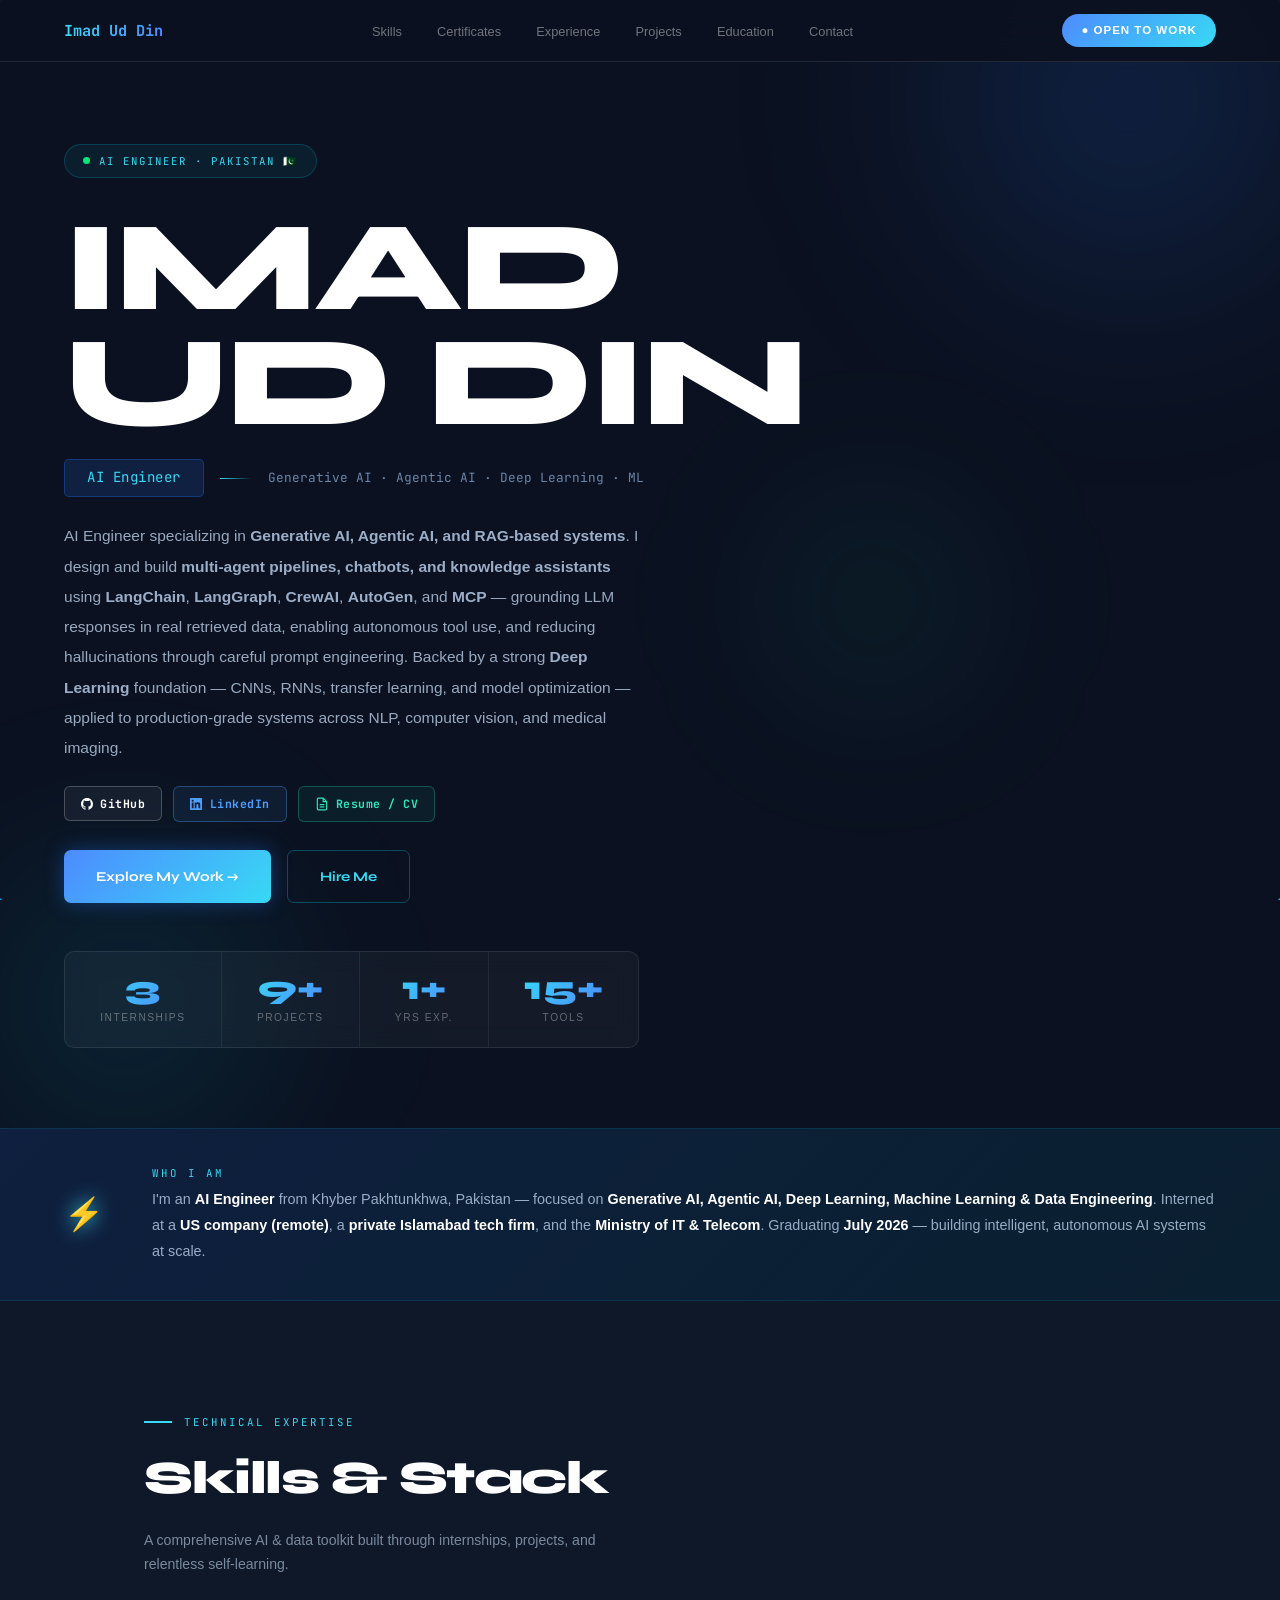
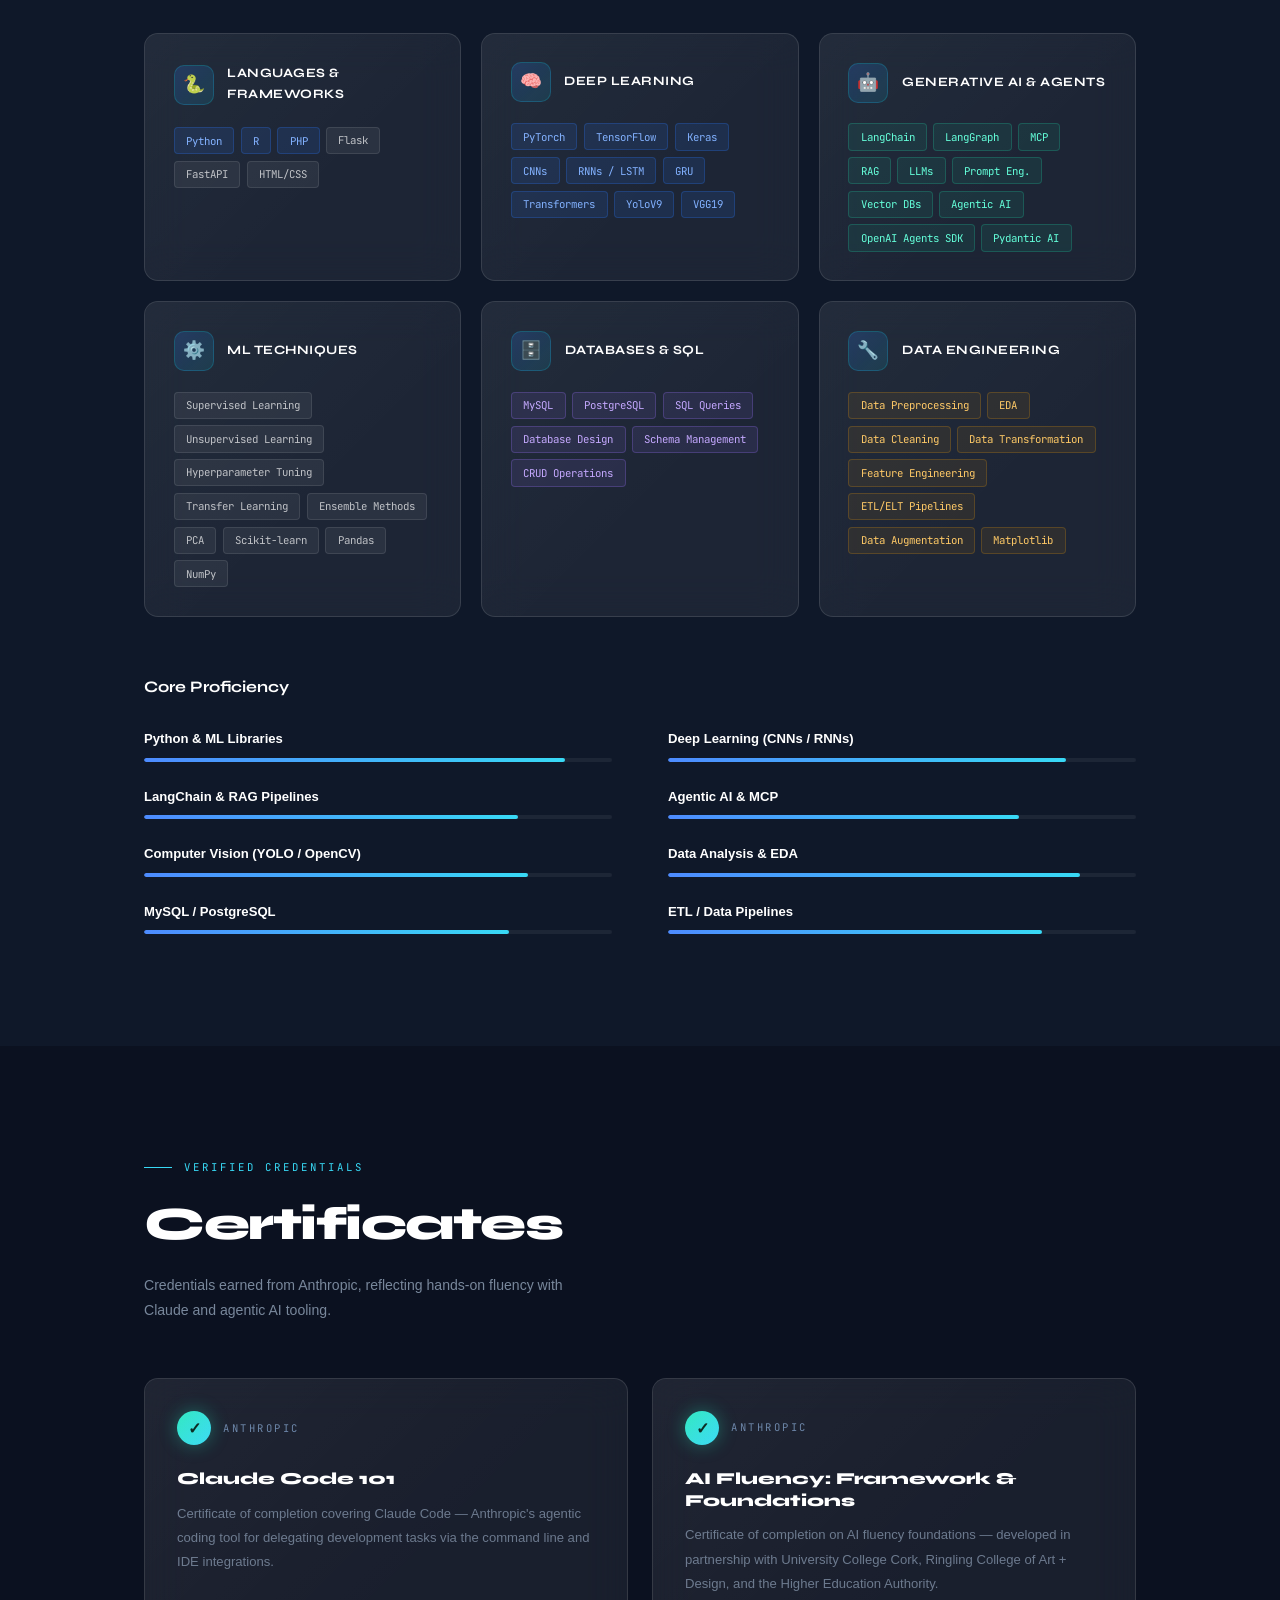
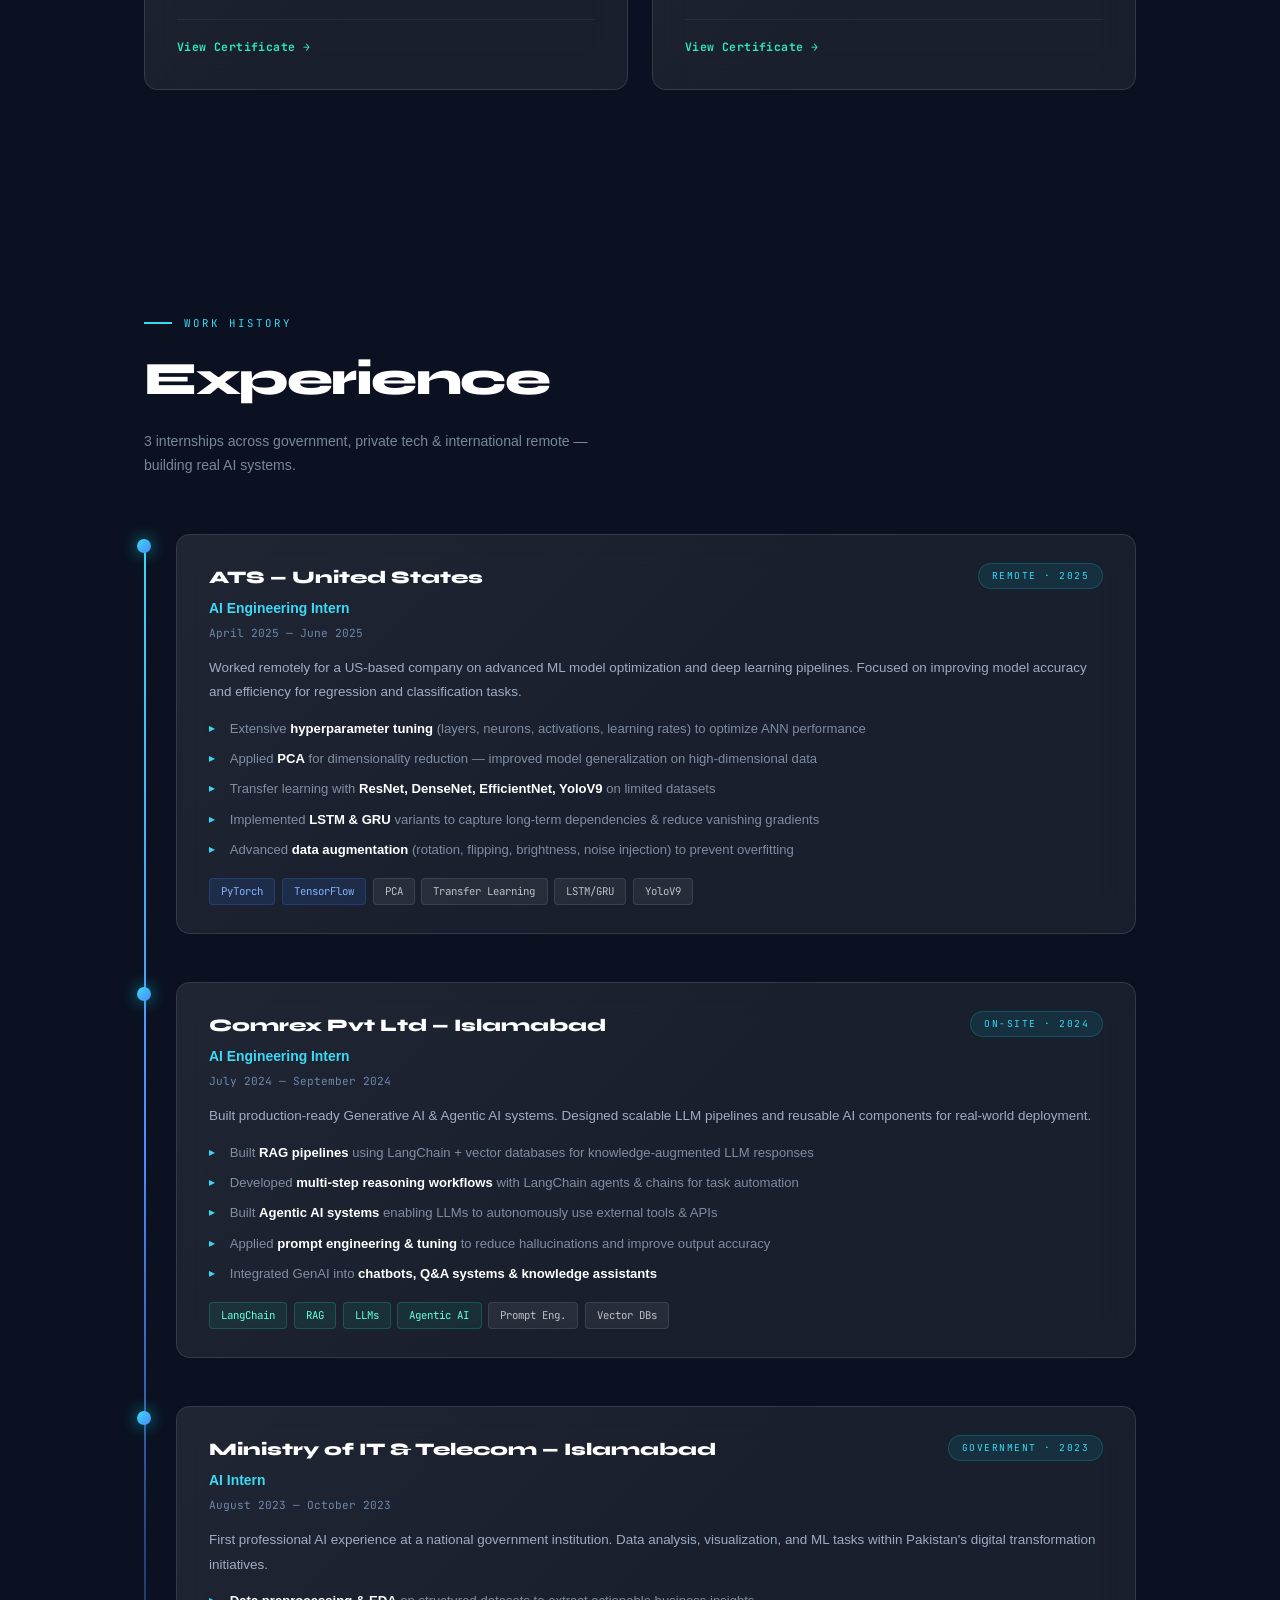
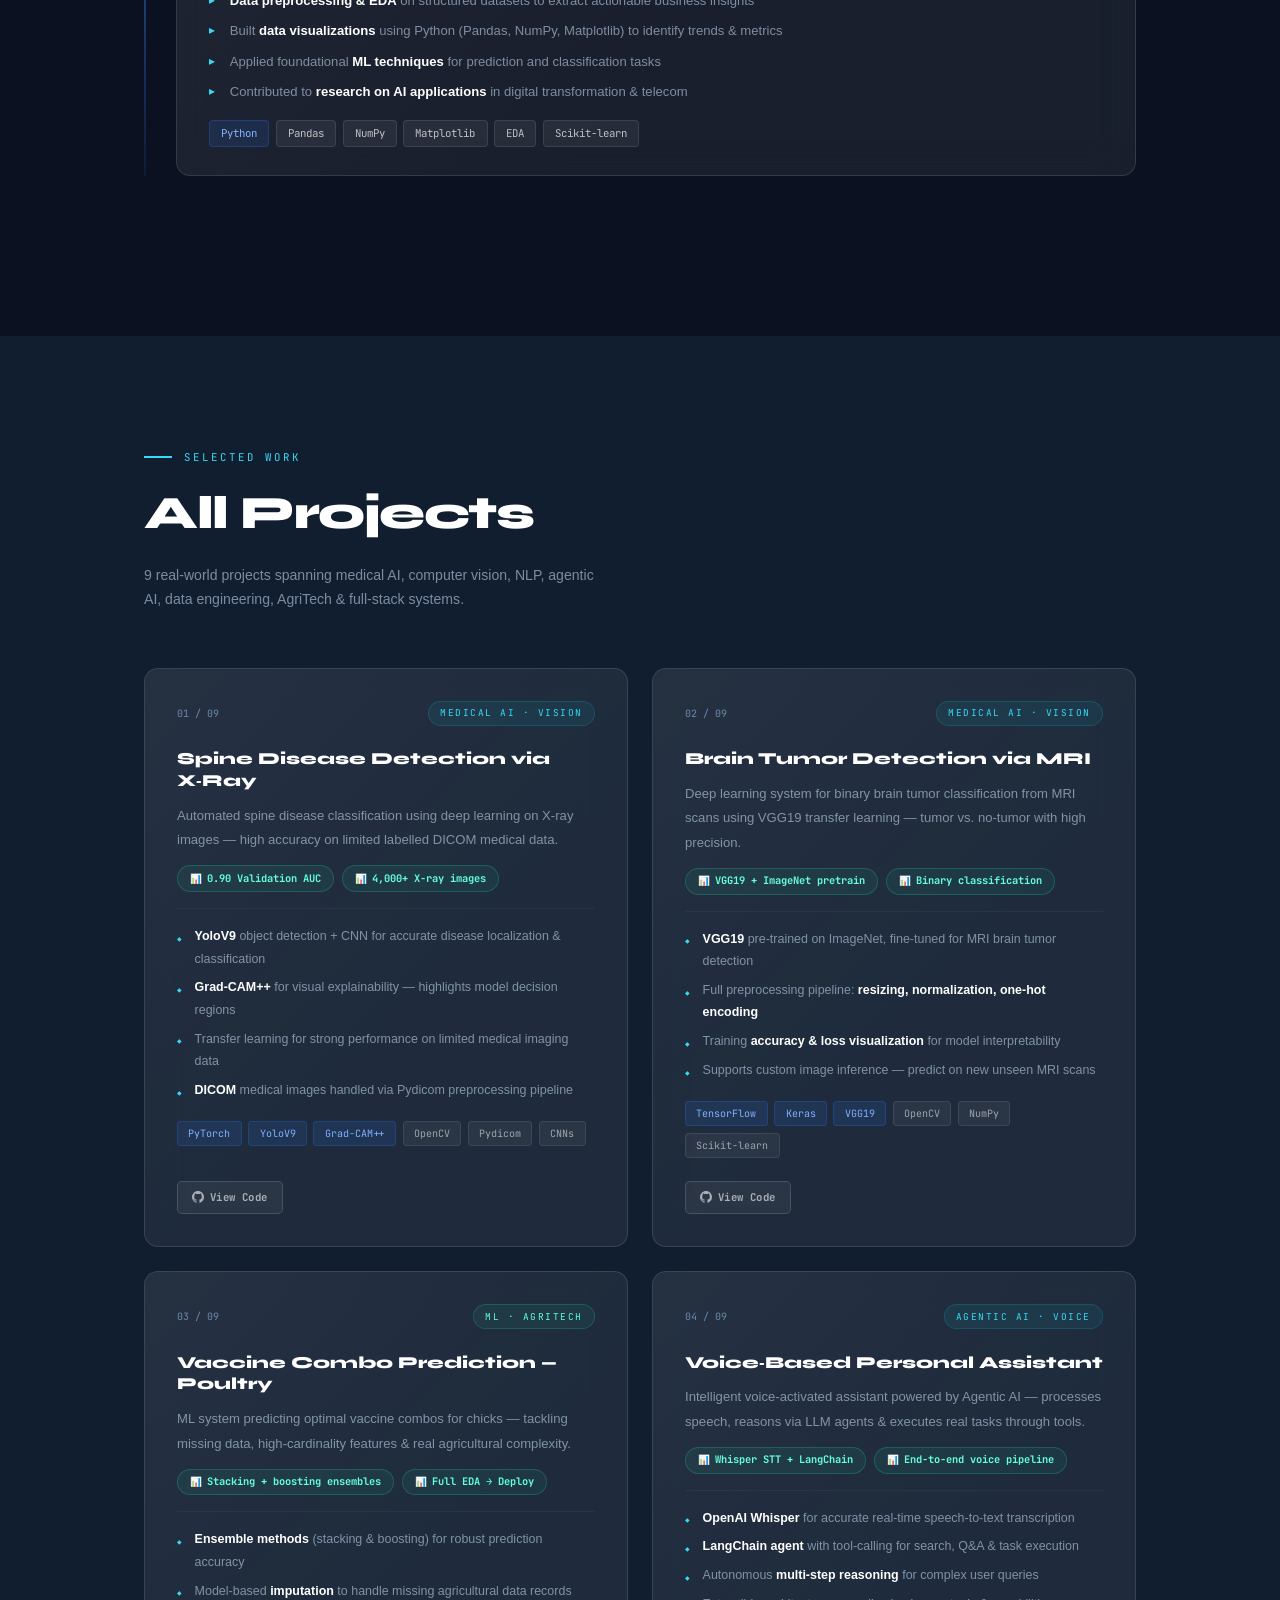
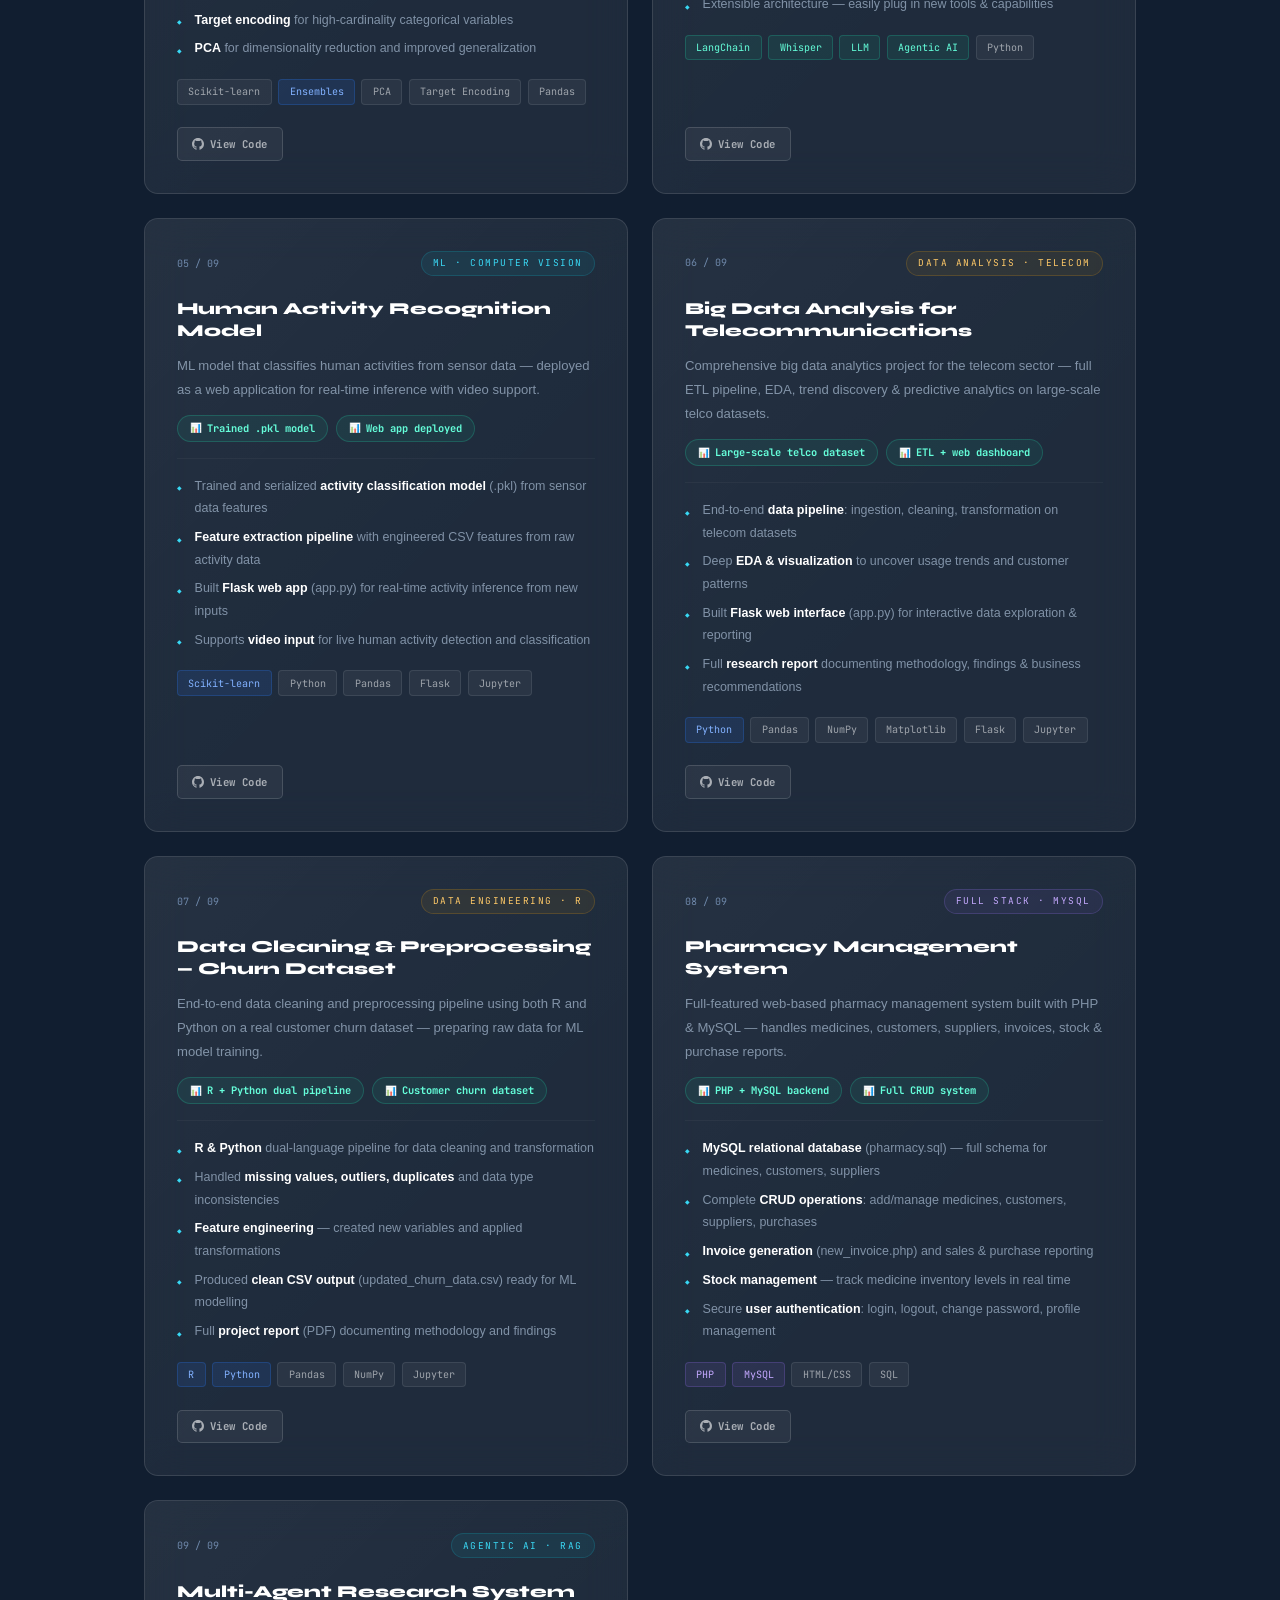
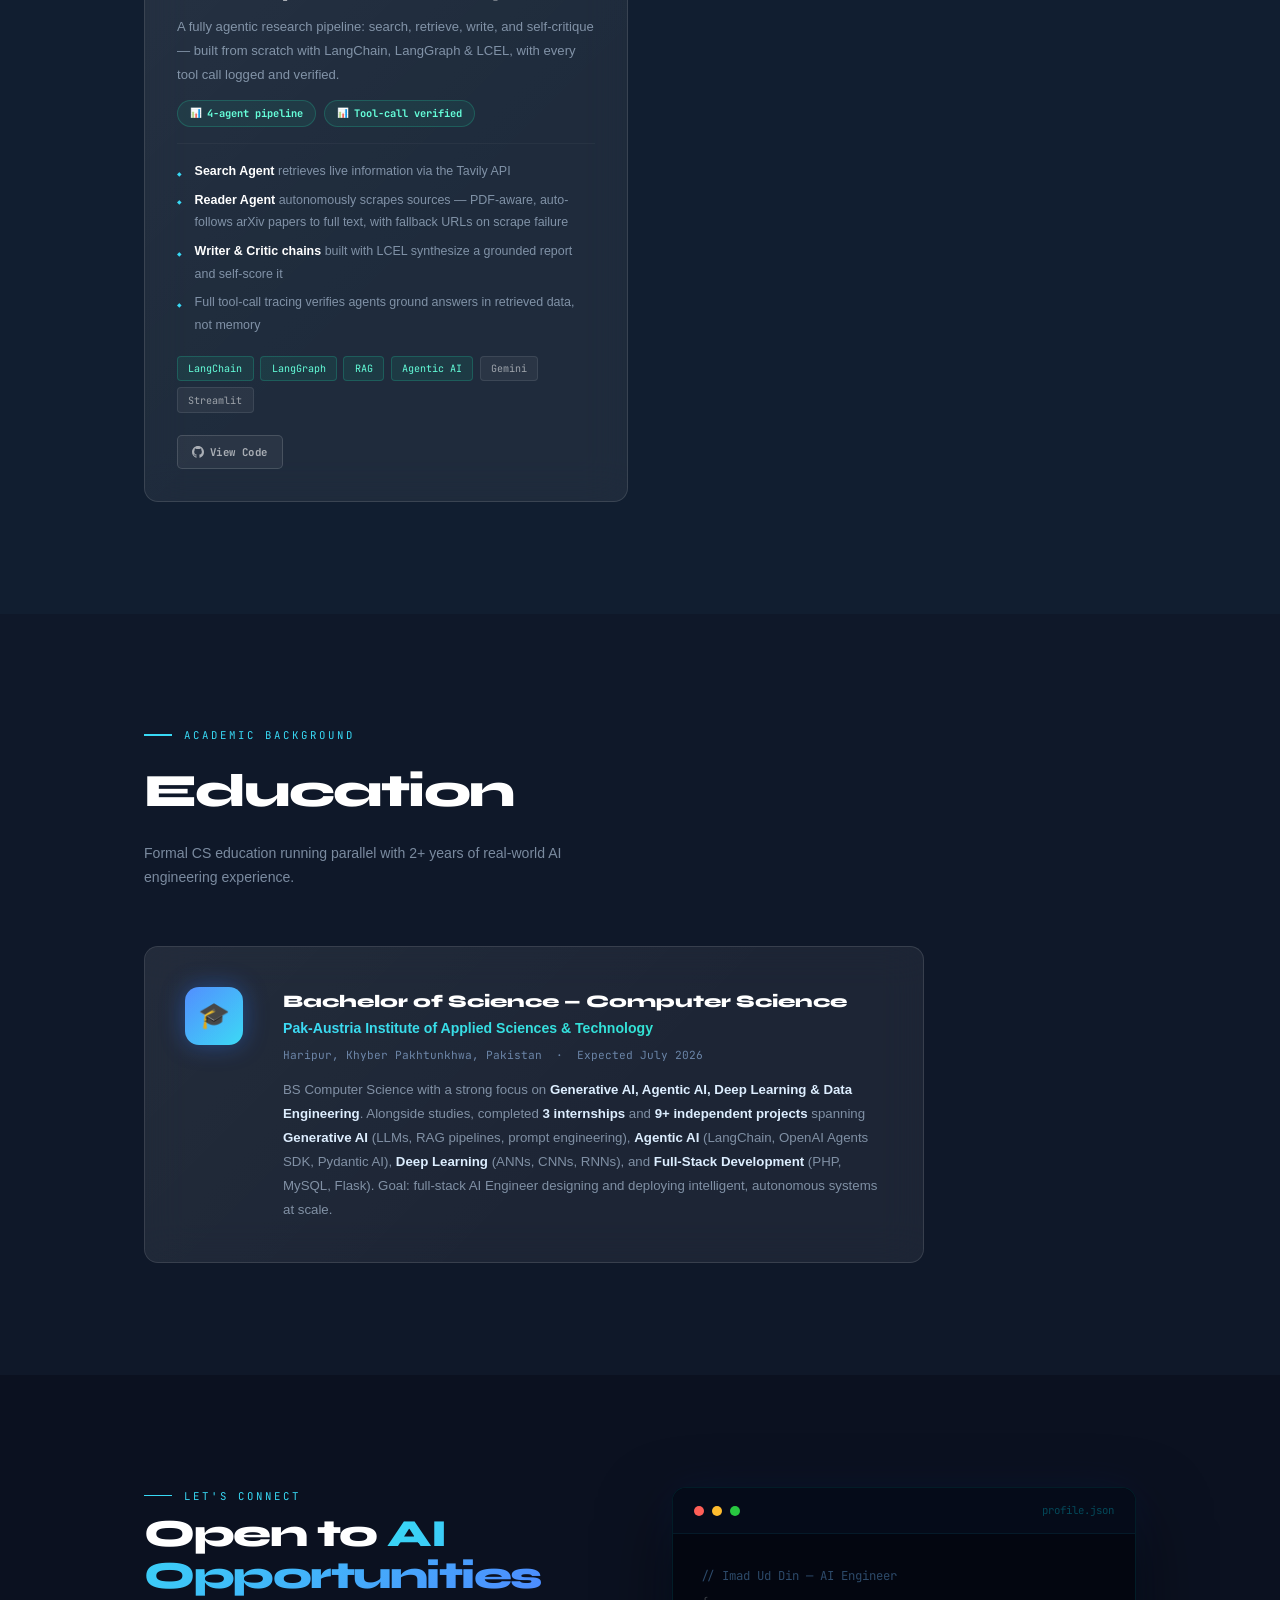
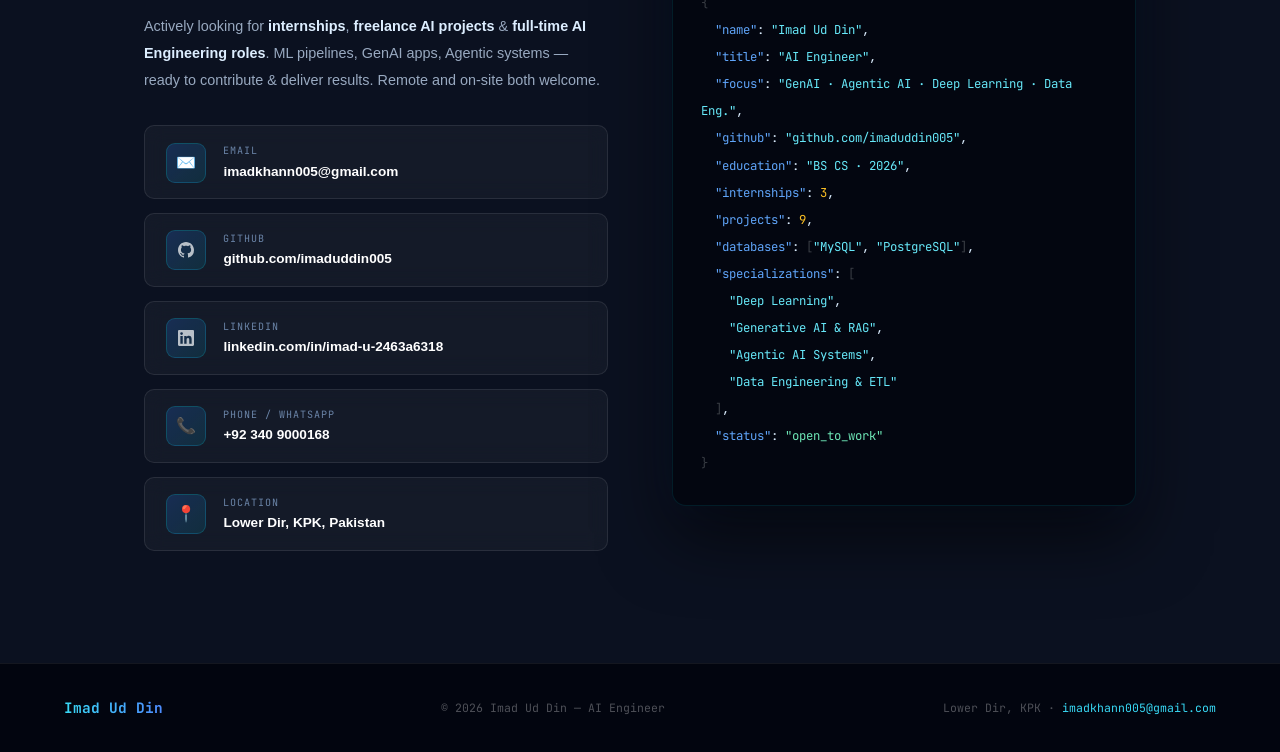
<file: index.html>
<!DOCTYPE html>
<html lang="en">
<head>
<meta charset="UTF-8">
<meta name="viewport" content="width=device-width, initial-scale=1.0">
<title>Imad Ud Din — AI Engineer</title>
<link href="https://fonts.googleapis.com/css2?family=Syne:wght@400;600;700;800&family=Cabinet+Grotesk:wght@400;500;700;800;900&family=JetBrains+Mono:wght@400;500;700&display=swap" rel="stylesheet">
<style>
:root{
  --bg:#0b1120;--bg1:#0f1829;--bg2:#111e30;
  --cyan:#38d9f5;--cyan2:#00b8d4;--blue:#4d8bff;--blue2:#2563eb;
  --teal:#2ee8c0;--purple:#9b72ff;--white:#ffffff;
  --w90:rgba(255,255,255,.92);--w70:rgba(255,255,255,.78);
  --w40:rgba(255,255,255,.52);--w12:rgba(255,255,255,.14);
  --w06:rgba(255,255,255,.08);--text:#ddeeff;--muted:#6b85a8;
  --glass:rgba(255,255,255,.06);
  --h:'Syne',sans-serif;--b:'JetBrains Mono',monospace;
}
*,*::before,*::after{box-sizing:border-box;margin:0;padding:0}
html{scroll-behavior:smooth}
body{background:var(--bg);color:var(--text);font-family:'Cabinet Grotesk',sans-serif;font-size:15px;line-height:1.7;overflow-x:hidden}
.sh{color:var(--white)!important}
.tlco,.pjc h3,.edu-deg,.ct-h2,.skc h3{color:var(--white)!important}
.hero-name{color:var(--white)!important}
.ban-text strong,.ctv,.tll li strong,.pjhl li strong{color:var(--white)!important}
.tldesc,.hero-p,.ban-text,.ct-p,.edu-txt{color:rgba(200,220,245,.75)!important}
.tll li,.pjhl li,.pjc p,.ss,.edu-txt{color:rgba(200,220,245,.58)!important}
::-webkit-scrollbar{width:3px}
::-webkit-scrollbar-track{background:var(--bg)}
::-webkit-scrollbar-thumb{background:linear-gradient(var(--cyan),var(--blue));border-radius:3px}
canvas#bg{position:fixed;inset:0;z-index:0;pointer-events:none}

/* NAV */
nav{position:fixed;top:0;left:0;right:0;z-index:100;display:flex;align-items:center;justify-content:space-between;padding:.9rem 4rem;background:rgba(11,17,32,.92);backdrop-filter:blur(24px);border-bottom:1px solid rgba(255,255,255,.1)}
.logo{font-family:var(--b);font-size:.95rem;font-weight:700;background:linear-gradient(90deg,var(--cyan),var(--blue));-webkit-background-clip:text;-webkit-text-fill-color:transparent}
.nav-links{display:flex;gap:2.2rem;list-style:none}
.nav-links a{color:rgba(255,255,255,.42);text-decoration:none;font-size:.8rem;font-weight:500;transition:color .2s;position:relative}
.nav-links a::after{content:'';position:absolute;bottom:-3px;left:0;width:0;height:1px;background:var(--cyan);transition:width .3s}
.nav-links a:hover{color:var(--cyan)}
.nav-links a:hover::after{width:100%}
.hire-btn{background:linear-gradient(135deg,var(--blue),var(--cyan));color:#fff;border:none;padding:.4rem 1.2rem;border-radius:20px;font-size:.72rem;font-weight:700;letter-spacing:1px;text-transform:uppercase;cursor:pointer;animation:hireGlow 2.5s ease infinite alternate;text-decoration:none;display:inline-flex;align-items:center}
@keyframes hireGlow{from{box-shadow:0 0 8px rgba(41,121,255,.5)}to{box-shadow:0 0 22px rgba(0,229,255,.8),0 0 45px rgba(0,229,255,.3)}}

/* HERO */
#hero{min-height:100vh;display:flex;flex-direction:column;justify-content:center;padding:9rem 4rem 5rem;position:relative;z-index:1;overflow:hidden}
.orb{position:absolute;border-radius:50%;pointer-events:none;filter:blur(80px);animation:orbFloat 10s ease-in-out infinite}
.orb1{width:600px;height:600px;background:radial-gradient(circle,rgba(41,121,255,.18),transparent 70%);top:-200px;right:-150px}
.orb2{width:450px;height:450px;background:radial-gradient(circle,rgba(0,229,255,.12),transparent 70%);bottom:-100px;left:-100px;animation-delay:-4s}
.orb3{width:300px;height:300px;background:radial-gradient(circle,rgba(29,233,182,.1),transparent 70%);top:40%;right:20%;animation-delay:-7s}
@keyframes orbFloat{0%,100%{transform:translate(0,0) scale(1)}33%{transform:translate(-20px,15px) scale(1.04)}66%{transform:translate(15px,-20px) scale(.97)}}
.hero-wrap{position:relative;z-index:2;max-width:820px}
.badge{display:inline-flex;align-items:center;gap:.6rem;background:rgba(0,229,255,.06);border:1px solid rgba(0,229,255,.18);padding:.42rem 1.1rem;border-radius:100px;font-family:var(--b);font-size:.67rem;letter-spacing:2px;text-transform:uppercase;color:var(--cyan);margin-bottom:2rem;animation:fadeSlide .8s ease both}
.live{width:7px;height:7px;border-radius:50%;background:#00e676;box-shadow:0 0 0 0 rgba(0,230,118,.7);animation:ping 1.8s infinite}
@keyframes ping{0%{box-shadow:0 0 0 0 rgba(0,230,118,.7)}70%{box-shadow:0 0 0 9px rgba(0,230,118,0)}100%{box-shadow:0 0 0 0 rgba(0,230,118,0)}}
.hero-name{font-family:var(--h);font-weight:800;font-size:clamp(3.8rem,10vw,9rem);line-height:.9;letter-spacing:-3px;color:#fff;animation:fadeSlide .8s .1s ease both}
.title-row{margin-top:1.2rem;display:flex;align-items:center;gap:1rem;animation:fadeSlide .8s .18s ease both;flex-wrap:wrap}
.role-tag{background:rgba(41,121,255,.15);border:1px solid rgba(41,121,255,.3);color:var(--cyan);font-family:var(--b);font-size:.88rem;padding:.38rem 1rem;border-radius:5px;letter-spacing:.5px;min-width:140px;text-align:center}
.role-sep{width:32px;height:1.5px;background:linear-gradient(90deg,var(--cyan),transparent)}
.role-sub{font-family:var(--b);font-size:.8rem;color:var(--muted)}
.hero-p{margin-top:1.5rem;max-width:580px;color:rgba(176,196,222,.6);font-size:.97rem;line-height:1.95;animation:fadeSlide .8s .25s ease both}
.hero-p strong{color:rgba(176,196,222,.88);font-weight:700}
.hero-links{display:flex;gap:.7rem;flex-wrap:wrap;margin-top:1.4rem;animation:fadeSlide .8s .28s ease both}
.hl{display:inline-flex;align-items:center;gap:.45rem;padding:.45rem 1rem;border-radius:6px;font-family:var(--b);font-size:.72rem;font-weight:700;text-decoration:none;letter-spacing:.5px;transition:all .2s;border:1.5px solid}
.hl-gh{color:#fff;border-color:rgba(255,255,255,.22);background:rgba(255,255,255,.05)}
.hl-gh:hover{border-color:rgba(255,255,255,.6);background:rgba(255,255,255,.12);transform:translateY(-2px)}
.hl-li{color:#4d9fff;border-color:rgba(77,159,255,.35);background:rgba(77,159,255,.08)}
.hl-li:hover{border-color:#4d9fff;background:rgba(77,159,255,.18);transform:translateY(-2px)}
.hl-cv{color:var(--teal);border-color:rgba(29,233,182,.28);background:rgba(29,233,182,.06)}
.hl-cv:hover{border-color:var(--teal);background:rgba(29,233,182,.14);transform:translateY(-2px)}
.hero-btns{margin-top:1.8rem;display:flex;gap:1rem;flex-wrap:wrap;animation:fadeSlide .8s .32s ease both}
.btn{display:inline-flex;align-items:center;gap:.5rem;padding:.85rem 2rem;font-family:var(--h);font-size:.85rem;font-weight:700;text-decoration:none;border-radius:7px;transition:all .25s;border:none;cursor:pointer}
.btn-g{background:linear-gradient(135deg,var(--blue),var(--cyan));color:#fff;box-shadow:0 0 20px rgba(41,121,255,.35)}
.btn-g:hover{transform:translateY(-3px);box-shadow:0 12px 35px rgba(41,121,255,.55)}
.btn-o{background:transparent;color:var(--cyan);border:1.5px solid rgba(0,229,255,.28)}
.btn-o:hover{border-color:var(--cyan);background:rgba(0,229,255,.07);transform:translateY(-3px)}
.stats{margin-top:3rem;display:flex;background:rgba(255,255,255,.04);border:1px solid rgba(255,255,255,.09);border-radius:10px;overflow:hidden;width:fit-content;backdrop-filter:blur(12px);animation:fadeSlide .8s .4s ease both}
.stat{padding:1.25rem 2.2rem;border-right:1px solid rgba(255,255,255,.07);text-align:center}
.stat:last-child{border-right:none}
.sn{font-family:var(--h);font-size:2.1rem;font-weight:800;background:linear-gradient(135deg,var(--cyan),var(--blue));-webkit-background-clip:text;-webkit-text-fill-color:transparent;display:block;line-height:1}
.sl{color:rgba(255,255,255,.35);font-size:.64rem;letter-spacing:1.5px;text-transform:uppercase;margin-top:.25rem;display:block}
@keyframes fadeSlide{from{opacity:0;transform:translateY(24px)}to{opacity:1;transform:translateY(0)}}

/* BANNER */
.banner{position:relative;z-index:1;background:linear-gradient(135deg,rgba(41,121,255,.14),rgba(0,229,255,.07));border-top:1px solid rgba(0,229,255,.1);border-bottom:1px solid rgba(0,229,255,.1);padding:2.2rem 4rem;display:flex;align-items:center;gap:3rem}
.ban-icon{font-size:2rem;filter:drop-shadow(0 0 10px var(--cyan));flex-shrink:0}
.ban-label{font-family:var(--b);font-size:.67rem;letter-spacing:3px;text-transform:uppercase;color:var(--cyan);margin-bottom:.3rem}
.ban-text{color:rgba(176,196,222,.7);font-size:.9rem;line-height:1.8}
.ban-text strong{color:#fff}

/* LAYOUT */
.wrap{max-width:1120px;margin:0 auto;padding:0 4rem}
.sec{position:relative;z-index:1}
.secpad{padding:7rem 0}
.ey{font-family:var(--b);font-size:.67rem;letter-spacing:3px;text-transform:uppercase;color:var(--cyan);display:flex;align-items:center;gap:.75rem;margin-bottom:.5rem}
.ey::before{content:'';width:28px;height:1.5px;background:var(--cyan)}
.sh{font-family:var(--h);font-size:clamp(2rem,4vw,2.9rem);font-weight:800;letter-spacing:-1.5px;color:#fff;margin-bottom:.6rem}
.ss{color:rgba(255,255,255,.38);font-size:.88rem;max-width:460px;margin-bottom:3.5rem;line-height:1.75}

/* GLASS CARD */
.gc{background:rgba(255,255,255,.06);border:1px solid rgba(255,255,255,.12);border-radius:14px;backdrop-filter:blur(20px);transition:border-color .3s,transform .3s,box-shadow .3s;position:relative;overflow:hidden}
.gc::before{content:'';position:absolute;inset:0;background:linear-gradient(135deg,rgba(255,255,255,.03),transparent 60%);pointer-events:none;border-radius:14px}
.gc:hover{border-color:rgba(255,255,255,.22);transform:translateY(-5px);box-shadow:0 22px 55px rgba(0,0,0,.55),0 0 35px rgba(0,229,255,.07)}

/* SKILLS */
#skills{background:var(--bg1)}
.sk-grid{display:grid;grid-template-columns:repeat(auto-fill,minmax(250px,1fr));gap:1.25rem}
.skc{padding:1.8rem}
.skh{display:flex;align-items:center;gap:.85rem;margin-bottom:1.3rem}
.ski{width:40px;height:40px;border-radius:10px;background:linear-gradient(135deg,rgba(41,121,255,.2),rgba(0,229,255,.1));border:1px solid rgba(0,229,255,.18);display:flex;align-items:center;justify-content:center;font-size:1.1rem;flex-shrink:0}
.skc h3{font-family:var(--h);font-size:.8rem;font-weight:700;text-transform:uppercase;letter-spacing:.5px;color:#fff}
.tgs{display:flex;flex-wrap:wrap;gap:.4rem}
.tg{background:rgba(255,255,255,.06);border:1px solid rgba(255,255,255,.1);color:rgba(255,255,255,.7);font-family:var(--b);font-size:.67rem;padding:.22rem .7rem;border-radius:4px;transition:all .2s}
.tg:hover{background:rgba(255,255,255,.12);border-color:rgba(255,255,255,.25);color:#fff}
.tg.b{background:rgba(41,121,255,.12);border-color:rgba(41,121,255,.25);color:#82b1ff}
.tg.t{background:rgba(29,233,182,.08);border-color:rgba(29,233,182,.2);color:#64ffda}
.tg.p{background:rgba(155,114,255,.1);border-color:rgba(155,114,255,.25);color:#c4a8ff}
.tg.o{background:rgba(255,165,0,.08);border-color:rgba(255,165,0,.2);color:#ffc966}
.prow{margin-top:3.5rem}

/* CERTIFICATES */
.cert-grid{display:grid;grid-template-columns:repeat(auto-fill,minmax(320px,1fr));gap:1.5rem}
.cert-card{padding:2rem;display:flex;flex-direction:column}
.cert-top{display:flex;align-items:center;gap:.75rem;margin-bottom:1.4rem}
.cert-badge{width:34px;height:34px;border-radius:50%;background:linear-gradient(135deg,var(--teal),var(--cyan));display:flex;align-items:center;justify-content:center;font-size:1rem;font-weight:800;color:#06281f;flex-shrink:0;box-shadow:0 0 18px rgba(29,233,182,.35)}
.cert-org{font-family:var(--b);font-size:.66rem;letter-spacing:2.5px;color:var(--muted);text-transform:uppercase}
.cert-title{font-family:var(--h);font-size:1.05rem;font-weight:800;color:#fff;margin-bottom:.75rem;line-height:1.3}
.cert-desc{color:rgba(176,196,222,.55);font-size:.82rem;line-height:1.85;flex-grow:1}
.cert-link{display:inline-flex;align-items:center;gap:.4rem;margin-top:1.4rem;padding-top:1.1rem;border-top:1px solid rgba(255,255,255,.06);font-family:var(--b);font-size:.72rem;font-weight:700;letter-spacing:.4px;color:var(--teal);text-decoration:none;transition:gap .2s}
.cert-link:hover{gap:.65rem;color:var(--cyan)}
.pt{font-family:var(--h);font-weight:700;font-size:1rem;color:#fff;margin-bottom:1.75rem}
.pgrid{display:grid;grid-template-columns:1fr 1fr;gap:1.5rem 3.5rem}
.ph2{display:flex;justify-content:flex-start;margin-bottom:.45rem}
.pn{font-size:.82rem;font-weight:600;color:var(--white)}
.pbar{height:4px;background:rgba(255,255,255,.06);border-radius:4px;overflow:hidden}
.pfill{height:100%;border-radius:4px;background:linear-gradient(90deg,var(--blue),var(--cyan));transform:scaleX(0);transform-origin:left;animation:grow 1.5s cubic-bezier(.4,0,.2,1) forwards}
@keyframes grow{to{transform:scaleX(1)}}

/* EXPERIENCE */
#experience{background:var(--bg)}
.tl{position:relative;padding-left:2rem}
.tl-line{position:absolute;left:0;top:8px;bottom:0;width:2px;background:linear-gradient(to bottom,var(--cyan),var(--blue),rgba(41,121,255,.1))}
.tl-item{position:relative;margin-bottom:3rem}
.tl-dot{position:absolute;left:-2.45rem;top:5px;width:14px;height:14px;border-radius:50%;background:linear-gradient(135deg,var(--cyan),var(--blue));box-shadow:0 0 16px rgba(0,229,255,.65)}
.tlc{padding:1.75rem 2rem}
.tltop{display:flex;align-items:flex-start;justify-content:space-between;flex-wrap:wrap;gap:.75rem;margin-bottom:.25rem}
.tlco{font-family:var(--h);font-size:1.1rem;font-weight:800;color:#fff}
.tlb{font-family:var(--b);font-size:.6rem;letter-spacing:1.5px;text-transform:uppercase;background:rgba(0,229,255,.09);border:1px solid rgba(0,229,255,.18);color:var(--cyan);padding:.25rem .8rem;border-radius:100px}
.tlr{color:var(--cyan);font-weight:700;font-size:.87rem;margin-bottom:.2rem}
.tld{font-family:var(--b);font-size:.7rem;color:var(--muted);margin-bottom:.85rem}
.tldesc{color:rgba(176,196,222,.6);font-size:.84rem;margin-bottom:.85rem;line-height:1.8}
.tll{list-style:none;display:flex;flex-direction:column;gap:.45rem}
.tll li{color:rgba(176,196,222,.62);font-size:.82rem;padding-left:1.3rem;position:relative;line-height:1.75}
.tll li::before{content:'▸';position:absolute;left:0;color:var(--cyan);font-size:.75rem}
.tll li strong{color:#c8d8f0}
.tltags{display:flex;flex-wrap:wrap;gap:.4rem;margin-top:1rem}

/* PROJECTS */
#projects{background:var(--bg2)}
.pj-grid{display:grid;grid-template-columns:repeat(auto-fill,minmax(320px,1fr));gap:1.5rem}
.pjc{padding:2rem;display:flex;flex-direction:column}
.pjtop{display:flex;justify-content:space-between;align-items:center;margin-bottom:1.4rem}
.pjn{font-family:var(--b);font-size:.63rem;color:var(--muted)}
.pjtype{font-family:var(--b);font-size:.59rem;letter-spacing:1.5px;text-transform:uppercase;background:rgba(0,229,255,.07);border:1px solid rgba(0,229,255,.15);color:var(--cyan);padding:.22rem .7rem;border-radius:100px}
.pjtype.p{background:rgba(155,114,255,.08);border-color:rgba(155,114,255,.2);color:#c4a8ff}
.pjtype.o{background:rgba(255,165,0,.07);border-color:rgba(255,165,0,.18);color:#ffc966}
.pjtype.g{background:rgba(29,233,182,.07);border-color:rgba(29,233,182,.18);color:#64ffda}
.pjc h3{font-family:var(--h);font-size:1.05rem;font-weight:800;color:#fff;margin-bottom:.75rem;line-height:1.3}
.pjc p{color:rgba(176,196,222,.5);font-size:.82rem;line-height:1.85}
.pjhl{margin-top:1rem;padding-top:1rem;border-top:1px solid rgba(255,255,255,.04);list-style:none;display:flex;flex-direction:column;gap:.4rem}
.pjhl li{color:rgba(176,196,222,.5);font-size:.78rem;padding-left:1.1rem;position:relative;line-height:1.8}
.pjhl li::before{content:'◆';position:absolute;left:0;color:var(--cyan);font-size:.4rem;top:.48rem}
.pjhl li strong{color:rgba(176,196,222,.8)}
.pjtools{display:flex;flex-wrap:wrap;gap:.4rem;margin-top:1.2rem}
.dt{background:rgba(255,255,255,.05);border:1px solid rgba(255,255,255,.09);color:rgba(255,255,255,.55);font-family:var(--b);font-size:.63rem;padding:.2rem .65rem;border-radius:4px}
.dt.b{background:rgba(41,121,255,.12);border-color:rgba(41,121,255,.23);color:#82b1ff}
.dt.t{background:rgba(29,233,182,.08);border-color:rgba(29,233,182,.2);color:#64ffda}
.dt.p{background:rgba(155,114,255,.1);border-color:rgba(155,114,255,.22);color:#c4a8ff}
.pj-actions{display:flex;gap:.55rem;margin-top:auto;padding-top:1.4rem}
.pja{display:inline-flex;align-items:center;gap:.35rem;padding:.42rem .9rem;border-radius:5px;font-family:var(--b);font-size:.67rem;font-weight:700;letter-spacing:.4px;text-decoration:none;transition:all .2s;cursor:pointer;border:none}
.pja-code{background:rgba(255,255,255,.05);border:1.5px solid rgba(255,255,255,.14);color:rgba(255,255,255,.6)}
.pja-code:hover{border-color:rgba(255,255,255,.4);color:#fff;background:rgba(255,255,255,.1)}
.pj-metrics{display:flex;flex-wrap:wrap;gap:.5rem;margin-top:.8rem}
.metric-chip{display:inline-flex;align-items:center;gap:.3rem;background:rgba(29,233,182,.07);border:1px solid rgba(29,233,182,.2);color:#64ffda;font-family:var(--b);font-size:.65rem;padding:.22rem .75rem;border-radius:100px;font-weight:700}
.metric-chip::before{content:'📊';font-size:.6rem}

/* EDUCATION */
#education{background:var(--bg1)}
.edu-card{padding:2.5rem;display:flex;gap:2.5rem;align-items:flex-start;max-width:780px}
.edu-ico{width:58px;height:58px;border-radius:14px;flex-shrink:0;background:linear-gradient(135deg,var(--blue),var(--cyan));display:flex;align-items:center;justify-content:center;font-size:1.6rem;box-shadow:0 0 25px rgba(41,121,255,.4)}
.edu-deg{font-family:var(--h);font-size:1.1rem;font-weight:800;color:#fff}
.edu-sch{background:linear-gradient(90deg,var(--cyan),var(--teal));-webkit-background-clip:text;-webkit-text-fill-color:transparent;font-weight:700;font-size:.88rem;margin-bottom:.3rem}
.edu-meta{font-family:var(--b);font-size:.7rem;color:var(--muted)}
.edu-txt{color:rgba(176,196,222,.6);font-size:.83rem;margin-top:.85rem;line-height:1.8}
.edu-txt strong{color:var(--text)}

/* CONTACT */
#contact{background:var(--bg)}
.ct-grid{display:grid;grid-template-columns:1fr 1fr;gap:4rem;align-items:start}
.ct-h2{font-family:var(--h);font-size:2.4rem;font-weight:800;letter-spacing:-1.5px;color:#fff;margin-bottom:1rem;line-height:1.1}
.ct-h2 .g{background:linear-gradient(135deg,var(--cyan),var(--blue));-webkit-background-clip:text;-webkit-text-fill-color:transparent}
.ct-p{color:rgba(176,196,222,.6);font-size:.9rem;line-height:1.85;margin-bottom:2rem}
.ct-cards{display:flex;flex-direction:column;gap:.85rem}
.ctc{display:flex;align-items:center;gap:1.1rem;padding:1rem 1.3rem;background:rgba(255,255,255,.04);border:1px solid rgba(255,255,255,.09);border-radius:10px;text-decoration:none;color:var(--text);transition:all .25s;backdrop-filter:blur(10px)}
.ctc:hover{border-color:rgba(255,255,255,.25);transform:translateX(6px);box-shadow:0 8px 28px rgba(0,0,0,.35)}
.ctico{width:40px;height:40px;border-radius:9px;background:linear-gradient(135deg,rgba(41,121,255,.2),rgba(0,229,255,.1));border:1px solid rgba(0,229,255,.18);display:flex;align-items:center;justify-content:center;font-size:1rem;flex-shrink:0}
.ctl{font-family:var(--b);font-size:.63rem;color:var(--muted);text-transform:uppercase;letter-spacing:1px}
.ctv{font-weight:700;font-size:.85rem;color:#fff}
.code-card{background:rgba(3,6,15,.9);border:1px solid rgba(0,229,255,.1);border-radius:14px;overflow:hidden;backdrop-filter:blur(20px);box-shadow:0 30px 70px rgba(0,0,0,.6),0 0 40px rgba(41,121,255,.08)}
.ccbar{background:rgba(6,12,26,.95);padding:.85rem 1.3rem;display:flex;align-items:center;gap:.5rem;border-bottom:1px solid rgba(0,229,255,.07)}
.dot{width:10px;height:10px;border-radius:50%}
.dr{background:#ff5f57}.dy{background:#febc2e}.dg{background:#28c840}
.cff{margin-left:auto;font-family:var(--b);font-size:.67rem;color:rgba(0,229,255,.28)}
.ccbody{padding:1.75rem;font-family:var(--b);font-size:.77rem;line-height:2.2}
.ck{color:#60a5fa}.cs{color:#67e8f9}.cv{color:#6ee7b7}.cb{color:rgba(255,255,255,.22)}.cn{color:#fbbf24}.cm{color:#2d4a6a}

/* PDF MODAL */
.pdf-modal{display:none;position:fixed;inset:0;z-index:1000;background:rgba(0,0,0,.85);backdrop-filter:blur(10px);align-items:center;justify-content:center}
.pdf-modal.open{display:flex}
.pdf-inner{background:var(--bg1);border:1px solid rgba(0,229,255,.2);border-radius:16px;width:90vw;max-width:900px;height:90vh;display:flex;flex-direction:column;overflow:hidden;box-shadow:0 40px 100px rgba(0,0,0,.8)}
.pdf-bar{display:flex;align-items:center;justify-content:space-between;padding:1rem 1.5rem;border-bottom:1px solid rgba(255,255,255,.08);background:rgba(6,12,26,.9)}
.pdf-title{font-family:var(--b);font-size:.75rem;color:var(--cyan);letter-spacing:1px}
.pdf-close{background:rgba(255,80,80,.12);border:1px solid rgba(255,80,80,.3);color:#ff6b6b;padding:.35rem .9rem;border-radius:6px;font-family:var(--b);font-size:.7rem;cursor:pointer;transition:all .2s}
.pdf-close:hover{background:rgba(255,80,80,.25)}
.pdf-frame{flex:1;border:none;width:100%;background:#fff}
.pdf-dl{display:inline-flex;align-items:center;gap:.4rem;padding:.35rem .9rem;background:rgba(29,233,182,.1);border:1px solid rgba(29,233,182,.3);color:var(--teal);border-radius:6px;font-family:var(--b);font-size:.7rem;text-decoration:none;transition:all .2s}
.pdf-dl:hover{background:rgba(29,233,182,.2)}

/* FOOTER */
footer{position:relative;z-index:1;background:rgba(3,6,15,.95);border-top:1px solid rgba(255,255,255,.07);padding:2rem 4rem;display:flex;align-items:center;justify-content:space-between;color:rgba(255,255,255,.3);font-size:.72rem;font-family:var(--b)}
.flogo{background:linear-gradient(90deg,var(--cyan),var(--blue));-webkit-background-clip:text;-webkit-text-fill-color:transparent;font-weight:700;font-size:.9rem}
footer a{color:var(--cyan);text-decoration:none}

/* REVEAL */
.rv{opacity:0;transform:translateY(28px);transition:opacity .75s ease,transform .75s ease}
.rv.on{opacity:1;transform:translateY(0)}

/* GH SVG inline */
.gh-svg{width:12px;height:12px;fill:currentColor;flex-shrink:0}

@media(max-width:768px){
  nav{padding:.9rem 1.5rem}
  .nav-links,.hire-btn{display:none}
  #hero,.wrap,.banner,footer{padding-left:1.5rem;padding-right:1.5rem}
  .hero-name{letter-spacing:-2px}
  .stats{flex-wrap:wrap;width:100%}
  .stat{flex:1;min-width:80px;border-right:none;border-bottom:1px solid rgba(0,229,255,.07)}
  .pgrid{grid-template-columns:1fr}
  .ct-grid{grid-template-columns:1fr;gap:2.5rem}
  .edu-card{flex-direction:column}
  .banner{flex-direction:column;gap:1rem}
  .pdf-inner{width:98vw;height:95vh}
}
</style>
</head>
<body>
<canvas id="bg"></canvas>

<!-- PDF MODAL -->
<div class="pdf-modal" id="pdfModal">
  <div class="pdf-inner">
    <div class="pdf-bar">
      <span class="pdf-title">📄 RESUME / CV — IMAD UD DIN</span>
      <div style="display:flex;gap:.6rem;align-items:center">
        <a href="https://raw.githubusercontent.com/imaduddin005/portfolio/main/resume.pdf" download class="pdf-dl">
          <svg width="12" height="12" viewBox="0 0 24 24" fill="none" stroke="currentColor" stroke-width="2"><path d="M21 15v4a2 2 0 01-2 2H5a2 2 0 01-2-2v-4"/><polyline points="7 10 12 15 17 10"/><line x1="12" y1="15" x2="12" y2="3"/></svg>
          Download
        </a>
        <button class="pdf-close" onclick="document.getElementById('pdfModal').classList.remove('open')">✕ Close</button>
      </div>
    </div>
    <iframe id="pdfFrame" class="pdf-frame" src=""></iframe>
  </div>
</div>

<!-- NAV -->
<nav>
  <div class="logo">Imad Ud Din</div>
  <ul class="nav-links">
    <li><a href="#skills">Skills</a></li>
    <li><a href="#certificates">Certificates</a></li>
    <li><a href="#experience">Experience</a></li>
    <li><a href="#projects">Projects</a></li>
    <li><a href="#education">Education</a></li>
    <li><a href="#contact">Contact</a></li>
  </ul>
  <a href="https://github.com/imaduddin005" target="_blank" class="hire-btn">● Open to Work</a>
</nav>

<!-- HERO -->
<section id="hero">
  <div class="orb orb1"></div><div class="orb orb2"></div><div class="orb orb3"></div>
  <div class="hero-wrap">
    <div class="badge"><div class="live"></div>AI Engineer · Pakistan 🇵🇰</div>
    <h1 class="hero-name">IMAD<br><span>UD DIN</span></h1>
    <div class="title-row">
      <div class="role-tag" id="rtype">AI Engineer</div>
      <div class="role-sep"></div>
      <div class="role-sub">Generative AI · Agentic AI · Deep Learning · ML</div>
    </div>
    <p class="hero-p">
      AI Engineer specializing in <strong>Generative AI, Agentic AI, and RAG-based systems</strong>.
      I design and build <strong>multi-agent pipelines, chatbots, and knowledge assistants</strong> using
      <strong>LangChain</strong>, <strong>LangGraph</strong>, <strong>CrewAI</strong>, <strong>AutoGen</strong>, and <strong>MCP</strong> —
      grounding LLM responses in real retrieved data, enabling autonomous tool use, and reducing hallucinations through careful prompt engineering.
      Backed by a strong <strong>Deep Learning</strong> foundation — CNNs, RNNs, transfer learning, and model optimization —
      applied to production-grade systems across NLP, computer vision, and medical imaging.
    </p>
    <div class="hero-links">
      <a href="https://github.com/imaduddin005" target="_blank" class="hl hl-gh">
        <svg class="gh-svg" viewBox="0 0 24 24"><path d="M12 0C5.37 0 0 5.37 0 12c0 5.31 3.435 9.795 8.205 11.385.6.105.825-.255.825-.57 0-.285-.015-1.23-.015-2.235-3.015.555-3.795-.735-4.035-1.41-.135-.345-.72-1.41-1.23-1.695-.42-.225-1.02-.78-.015-.795.945-.015 1.62.87 1.845 1.23 1.08 1.815 2.805 1.305 3.495.99.105-.78.42-1.305.765-1.605-2.67-.3-5.46-1.335-5.46-5.925 0-1.305.465-2.385 1.23-3.225-.12-.3-.54-1.53.12-3.18 0 0 1.005-.315 3.3 1.23.96-.27 1.98-.405 3-.405s2.04.135 3 .405c2.295-1.56 3.3-1.23 3.3-1.23.66 1.65.24 2.88.12 3.18.765.84 1.23 1.905 1.23 3.225 0 4.605-2.805 5.625-5.475 5.925.435.375.81 1.095.81 2.22 0 1.605-.015 2.895-.015 3.3 0 .315.225.69.825.57A12.02 12.02 0 0024 12c0-6.63-5.37-12-12-12z"/></svg>
        GitHub
      </a>
      <a href="https://www.linkedin.com/in/imad-u-2463a6318" target="_blank" class="hl hl-li">
        <svg class="gh-svg" viewBox="0 0 24 24"><path d="M20.447 20.452h-3.554v-5.569c0-1.328-.027-3.037-1.852-3.037-1.853 0-2.136 1.445-2.136 2.939v5.667H9.351V9h3.414v1.561h.046c.477-.9 1.637-1.85 3.37-1.85 3.601 0 4.267 2.37 4.267 5.455v6.286zM5.337 7.433a2.062 2.062 0 01-2.063-2.065 2.064 2.064 0 112.063 2.065zm1.782 13.019H3.555V9h3.564v11.452zM22.225 0H1.771C.792 0 0 .774 0 1.729v20.542C0 23.227.792 24 1.771 24h20.451C23.2 24 24 23.227 24 22.271V1.729C24 .774 23.2 0 22.222 0h.003z"/></svg>
        LinkedIn
      </a>
      <a href="#" class="hl hl-cv" onclick="openPDF(event)">
        <svg width="14" height="14" viewBox="0 0 24 24" fill="none" stroke="currentColor" stroke-width="2"><path d="M14 2H6a2 2 0 00-2 2v16a2 2 0 002 2h12a2 2 0 002-2V8z"/><polyline points="14 2 14 8 20 8"/><line x1="16" y1="13" x2="8" y2="13"/><line x1="16" y1="17" x2="8" y2="17"/></svg>
        Resume / CV
      </a>
    </div>
    <div class="hero-btns">
      <a href="#projects" class="btn btn-g">Explore My Work →</a>
      <a href="#contact" class="btn btn-o">Hire Me</a>
    </div>
    <div class="stats">
      <div class="stat"><span class="sn">3</span><span class="sl">Internships</span></div>
      <div class="stat"><span class="sn">9+</span><span class="sl">Projects</span></div>
      <div class="stat"><span class="sn">1+</span><span class="sl">Yrs Exp.</span></div>
      <div class="stat"><span class="sn">15+</span><span class="sl">Tools</span></div>
    </div>
  </div>
</section>

<!-- BANNER -->
<div class="banner">
  <div class="ban-icon">⚡</div>
  <div>
    <div class="ban-label">Who I Am</div>
    <p class="ban-text">
      I'm an <strong>AI Engineer</strong> from Khyber Pakhtunkhwa, Pakistan — focused on <strong>Generative AI, Agentic AI, Deep Learning, Machine Learning &amp; Data Engineering</strong>.
      Interned at a <strong>US company (remote)</strong>, a <strong>private Islamabad tech firm</strong>, and the <strong>Ministry of IT &amp; Telecom</strong>.
      Graduating <strong>July 2026</strong> — building intelligent, autonomous AI systems at scale.
    </p>
  </div>
</div>

<!-- SKILLS -->
<section id="skills" class="sec secpad">
  <div class="wrap">
    <div class="ey rv">Technical Expertise</div>
    <h2 class="sh rv">Skills &amp; Stack</h2>
    <p class="ss rv">A comprehensive AI &amp; data toolkit built through internships, projects, and relentless self‑learning.</p>
    <div class="sk-grid">

      <div class="gc skc rv">
        <div class="skh"><div class="ski">🐍</div><h3>Languages &amp; Frameworks</h3></div>
        <div class="tgs">
          <span class="tg b">Python</span><span class="tg b">R</span><span class="tg b">PHP</span>
          <span class="tg">Flask</span><span class="tg">FastAPI</span>
          <span class="tg">HTML/CSS</span>
        </div>
      </div>

      <div class="gc skc rv">
        <div class="skh"><div class="ski">🧠</div><h3>Deep Learning</h3></div>
        <div class="tgs">
          <span class="tg b">PyTorch</span><span class="tg b">TensorFlow</span><span class="tg b">Keras</span>
          <span class="tg b">CNNs</span><span class="tg b">RNNs / LSTM</span><span class="tg b">GRU</span>
          <span class="tg b">Transformers</span><span class="tg b">YoloV9</span><span class="tg b">VGG19</span>
        </div>
      </div>

      <div class="gc skc rv">
        <div class="skh"><div class="ski">🤖</div><h3>Generative AI &amp; Agents</h3></div>
        <div class="tgs">
          <span class="tg t">LangChain</span><span class="tg t">LangGraph</span><span class="tg t">MCP</span>
          <span class="tg t">RAG</span><span class="tg t">LLMs</span><span class="tg t">Prompt Eng.</span>
          <span class="tg t">Vector DBs</span><span class="tg t">Agentic AI</span>
          <span class="tg t">OpenAI Agents SDK</span><span class="tg t">Pydantic AI</span>
        </div>
      </div>

      <div class="gc skc rv">
        <div class="skh"><div class="ski">⚙️</div><h3>ML Techniques</h3></div>
        <div class="tgs">
          <span class="tg">Supervised Learning</span><span class="tg">Unsupervised Learning</span>
          <span class="tg">Hyperparameter Tuning</span><span class="tg">Transfer Learning</span>
          <span class="tg">Ensemble Methods</span><span class="tg">PCA</span>
          <span class="tg">Scikit-learn</span><span class="tg">Pandas</span><span class="tg">NumPy</span>
        </div>
      </div>

      <div class="gc skc rv">
        <div class="skh"><div class="ski">🗄️</div><h3>Databases &amp; SQL</h3></div>
        <div class="tgs">
          <span class="tg p">MySQL</span><span class="tg p">PostgreSQL</span>
          <span class="tg p">SQL Queries</span><span class="tg p">Database Design</span>
          <span class="tg p">Schema Management</span><span class="tg p">CRUD Operations</span>
        </div>
      </div>

      <div class="gc skc rv">
        <div class="skh"><div class="ski">🔧</div><h3>Data Engineering</h3></div>
        <div class="tgs">
          <span class="tg o">Data Preprocessing</span><span class="tg o">EDA</span>
          <span class="tg o">Data Cleaning</span><span class="tg o">Data Transformation</span>
          <span class="tg o">Feature Engineering</span><span class="tg o">ETL/ELT Pipelines</span>
          <span class="tg o">Data Augmentation</span><span class="tg o">Matplotlib</span>
        </div>
      </div>

    </div>
    <div class="prow rv">
      <div class="pt">Core Proficiency</div>
      <div class="pgrid">
        <div><div class="ph2"><span class="pn">Python &amp; ML Libraries</span></div><div class="pbar"><div class="pfill" style="width:90%;animation-delay:.1s"></div></div></div>
        <div><div class="ph2"><span class="pn">Deep Learning (CNNs / RNNs)</span></div><div class="pbar"><div class="pfill" style="width:85%;animation-delay:.2s"></div></div></div>
        <div><div class="ph2"><span class="pn">LangChain &amp; RAG Pipelines</span></div><div class="pbar"><div class="pfill" style="width:80%;animation-delay:.3s"></div></div></div>
        <div><div class="ph2"><span class="pn">Agentic AI &amp; MCP</span></div><div class="pbar"><div class="pfill" style="width:75%;animation-delay:.4s"></div></div></div>
        <div><div class="ph2"><span class="pn">Computer Vision (YOLO / OpenCV)</span></div><div class="pbar"><div class="pfill" style="width:82%;animation-delay:.5s"></div></div></div>
        <div><div class="ph2"><span class="pn">Data Analysis &amp; EDA</span></div><div class="pbar"><div class="pfill" style="width:88%;animation-delay:.6s"></div></div></div>
        <div><div class="ph2"><span class="pn">MySQL / PostgreSQL</span></div><div class="pbar"><div class="pfill" style="width:78%;animation-delay:.7s"></div></div></div>
        <div><div class="ph2"><span class="pn">ETL / Data Pipelines</span></div><div class="pbar"><div class="pfill" style="width:80%;animation-delay:.8s"></div></div></div>
      </div>
    </div>
  </div>
</section>

<!-- CERTIFICATES -->
<section id="certificates" class="sec secpad" style="background:var(--bg)">
  <div class="wrap">
    <div class="ey rv">Verified Credentials</div>
    <h2 class="sh rv">Certificates</h2>
    <p class="ss rv">Credentials earned from Anthropic, reflecting hands-on fluency with Claude and agentic AI tooling.</p>
    <div class="cert-grid">

      <div class="gc cert-card rv">
        <div class="cert-top">
          <div class="cert-badge">✓</div>
          <span class="cert-org">ANTHROPIC</span>
        </div>
        <h3 class="cert-title">Claude Code 101</h3>
        <p class="cert-desc">Certificate of completion covering Claude Code — Anthropic's agentic coding tool for delegating development tasks via the command line and IDE integrations.</p>
        <a href="https://raw.githubusercontent.com/imaduddin005/portfolio/main/antropic_certificate.PNG" target="_blank" class="cert-link">View Certificate →</a>
      </div>

      <div class="gc cert-card rv">
        <div class="cert-top">
          <div class="cert-badge">✓</div>
          <span class="cert-org">ANTHROPIC</span>
        </div>
        <h3 class="cert-title">AI Fluency: Framework &amp; Foundations</h3>
        <p class="cert-desc">Certificate of completion on AI fluency foundations — developed in partnership with University College Cork, Ringling College of Art + Design, and the Higher Education Authority.</p>
        <a href="https://raw.githubusercontent.com/imaduddin005/portfolio/main/certitcate.PNG" target="_blank" class="cert-link">View Certificate →</a>
      </div>

    </div>
  </div>
</section>

<!-- EXPERIENCE -->
<section id="experience" class="sec secpad">
  <div class="wrap">
    <div class="ey rv">Work History</div>
    <h2 class="sh rv">Experience</h2>
    <p class="ss rv">3 internships across government, private tech &amp; international remote — building real AI systems.</p>
    <div class="tl">
      <div class="tl-line"></div>
      <div class="tl-item rv">
        <div class="tl-dot"></div>
        <div class="gc tlc">
          <div class="tltop"><div class="tlco">ATS — United States</div><div class="tlb">Remote · 2025</div></div>
          <div class="tlr">AI Engineering Intern</div>
          <div class="tld">April 2025 — June 2025</div>
          <p class="tldesc">Worked remotely for a US‑based company on advanced ML model optimization and deep learning pipelines. Focused on improving model accuracy and efficiency for regression and classification tasks.</p>
          <ul class="tll">
            <li>Extensive <strong>hyperparameter tuning</strong> (layers, neurons, activations, learning rates) to optimize ANN performance</li>
            <li>Applied <strong>PCA</strong> for dimensionality reduction — improved model generalization on high‑dimensional data</li>
            <li>Transfer learning with <strong>ResNet, DenseNet, EfficientNet, YoloV9</strong> on limited datasets</li>
            <li>Implemented <strong>LSTM &amp; GRU</strong> variants to capture long‑term dependencies &amp; reduce vanishing gradients</li>
            <li>Advanced <strong>data augmentation</strong> (rotation, flipping, brightness, noise injection) to prevent overfitting</li>
          </ul>
          <div class="tltags"><span class="tg b">PyTorch</span><span class="tg b">TensorFlow</span><span class="tg">PCA</span><span class="tg">Transfer Learning</span><span class="tg">LSTM/GRU</span><span class="tg">YoloV9</span></div>
        </div>
      </div>
      <div class="tl-item rv">
        <div class="tl-dot"></div>
        <div class="gc tlc">
          <div class="tltop"><div class="tlco">Comrex Pvt Ltd — Islamabad</div><div class="tlb">On‑site · 2024</div></div>
          <div class="tlr">AI Engineering Intern</div>
          <div class="tld">July 2024 — September 2024</div>
          <p class="tldesc">Built production‑ready Generative AI &amp; Agentic AI systems. Designed scalable LLM pipelines and reusable AI components for real‑world deployment.</p>
          <ul class="tll">
            <li>Built <strong>RAG pipelines</strong> using LangChain + vector databases for knowledge‑augmented LLM responses</li>
            <li>Developed <strong>multi‑step reasoning workflows</strong> with LangChain agents &amp; chains for task automation</li>
            <li>Built <strong>Agentic AI systems</strong> enabling LLMs to autonomously use external tools &amp; APIs</li>
            <li>Applied <strong>prompt engineering &amp; tuning</strong> to reduce hallucinations and improve output accuracy</li>
            <li>Integrated GenAI into <strong>chatbots, Q&amp;A systems &amp; knowledge assistants</strong></li>
          </ul>
          <div class="tltags"><span class="tg t">LangChain</span><span class="tg t">RAG</span><span class="tg t">LLMs</span><span class="tg t">Agentic AI</span><span class="tg">Prompt Eng.</span><span class="tg">Vector DBs</span></div>
        </div>
      </div>
      <div class="tl-item rv">
        <div class="tl-dot"></div>
        <div class="gc tlc">
          <div class="tltop"><div class="tlco">Ministry of IT &amp; Telecom — Islamabad</div><div class="tlb">Government · 2023</div></div>
          <div class="tlr">AI Intern</div>
          <div class="tld">August 2023 — October 2023</div>
          <p class="tldesc">First professional AI experience at a national government institution. Data analysis, visualization, and ML tasks within Pakistan's digital transformation initiatives.</p>
          <ul class="tll">
            <li><strong>Data preprocessing &amp; EDA</strong> on structured datasets to extract actionable business insights</li>
            <li>Built <strong>data visualizations</strong> using Python (Pandas, NumPy, Matplotlib) to identify trends &amp; metrics</li>
            <li>Applied foundational <strong>ML techniques</strong> for prediction and classification tasks</li>
            <li>Contributed to <strong>research on AI applications</strong> in digital transformation &amp; telecom</li>
          </ul>
          <div class="tltags"><span class="tg b">Python</span><span class="tg">Pandas</span><span class="tg">NumPy</span><span class="tg">Matplotlib</span><span class="tg">EDA</span><span class="tg">Scikit-learn</span></div>
        </div>
      </div>
    </div>
  </div>
</section>

<!-- PROJECTS -->
<section id="projects" class="sec secpad">
  <div class="wrap">
    <div class="ey rv">Selected Work</div>
    <h2 class="sh rv">All Projects</h2>
    <p class="ss rv">9 real‑world projects spanning medical AI, computer vision, NLP, agentic AI, data engineering, AgriTech &amp; full‑stack systems.</p>
    <div class="pj-grid">

      <!-- 01 -->
      <div class="gc pjc rv">
        <div class="pjtop"><span class="pjn">01 / 09</span><span class="pjtype">Medical AI · Vision</span></div>
        <h3>Spine Disease Detection via X‑Ray</h3>
        <p>Automated spine disease classification using deep learning on X‑ray images — high accuracy on limited labelled DICOM medical data.</p>
        <div class="pj-metrics"><span class="metric-chip">0.90 Validation AUC</span><span class="metric-chip">4,000+ X-ray images</span></div>
        <ul class="pjhl">
          <li><strong>YoloV9</strong> object detection + CNN for accurate disease localization &amp; classification</li>
          <li><strong>Grad-CAM++</strong> for visual explainability — highlights model decision regions</li>
          <li>Transfer learning for strong performance on limited medical imaging data</li>
          <li><strong>DICOM</strong> medical images handled via Pydicom preprocessing pipeline</li>
        </ul>
        <div class="pjtools"><span class="dt b">PyTorch</span><span class="dt b">YoloV9</span><span class="dt b">Grad-CAM++</span><span class="dt">OpenCV</span><span class="dt">Pydicom</span><span class="dt">CNNs</span></div>
        <div class="pj-actions">
          <a href="https://github.com/imaduddin005" target="_blank" class="pja pja-code"><svg class="gh-svg" viewBox="0 0 24 24"><path d="M12 0C5.37 0 0 5.37 0 12c0 5.31 3.435 9.795 8.205 11.385.6.105.825-.255.825-.57 0-.285-.015-1.23-.015-2.235-3.015.555-3.795-.735-4.035-1.41-.135-.345-.72-1.41-1.23-1.695-.42-.225-1.02-.78-.015-.795.945-.015 1.62.87 1.845 1.23 1.08 1.815 2.805 1.305 3.495.99.105-.78.42-1.305.765-1.605-2.67-.3-5.46-1.335-5.46-5.925 0-1.305.465-2.385 1.23-3.225-.12-.3-.54-1.53.12-3.18 0 0 1.005-.315 3.3 1.23.96-.27 1.98-.405 3-.405s2.04.135 3 .405c2.295-1.56 3.3-1.23 3.3-1.23.66 1.65.24 2.88.12 3.18.765.84 1.23 1.905 1.23 3.225 0 4.605-2.805 5.625-5.475 5.925.435.375.81 1.095.81 2.22 0 1.605-.015 2.895-.015 3.3 0 .315.225.69.825.57A12.02 12.02 0 0024 12c0-6.63-5.37-12-12-12z"/></svg> View Code</a>
        </div>
      </div>

      <!-- 02 -->
      <div class="gc pjc rv">
        <div class="pjtop"><span class="pjn">02 / 09</span><span class="pjtype">Medical AI · Vision</span></div>
        <h3>Brain Tumor Detection via MRI</h3>
        <p>Deep learning system for binary brain tumor classification from MRI scans using VGG19 transfer learning — tumor vs. no‑tumor with high precision.</p>
        <div class="pj-metrics"><span class="metric-chip">VGG19 + ImageNet pretrain</span><span class="metric-chip">Binary classification</span></div>
        <ul class="pjhl">
          <li><strong>VGG19</strong> pre‑trained on ImageNet, fine‑tuned for MRI brain tumor detection</li>
          <li>Full preprocessing pipeline: <strong>resizing, normalization, one‑hot encoding</strong></li>
          <li>Training <strong>accuracy &amp; loss visualization</strong> for model interpretability</li>
          <li>Supports custom image inference — predict on new unseen MRI scans</li>
        </ul>
        <div class="pjtools"><span class="dt b">TensorFlow</span><span class="dt b">Keras</span><span class="dt b">VGG19</span><span class="dt">OpenCV</span><span class="dt">NumPy</span><span class="dt">Scikit-learn</span></div>
        <div class="pj-actions">
          <a href="https://github.com/imaduddin005/Brain-tumor-detection-using-Deep_Learning" target="_blank" class="pja pja-code"><svg class="gh-svg" viewBox="0 0 24 24"><path d="M12 0C5.37 0 0 5.37 0 12c0 5.31 3.435 9.795 8.205 11.385.6.105.825-.255.825-.57 0-.285-.015-1.23-.015-2.235-3.015.555-3.795-.735-4.035-1.41-.135-.345-.72-1.41-1.23-1.695-.42-.225-1.02-.78-.015-.795.945-.015 1.62.87 1.845 1.23 1.08 1.815 2.805 1.305 3.495.99.105-.78.42-1.305.765-1.605-2.67-.3-5.46-1.335-5.46-5.925 0-1.305.465-2.385 1.23-3.225-.12-.3-.54-1.53.12-3.18 0 0 1.005-.315 3.3 1.23.96-.27 1.98-.405 3-.405s2.04.135 3 .405c2.295-1.56 3.3-1.23 3.3-1.23.66 1.65.24 2.88.12 3.18.765.84 1.23 1.905 1.23 3.225 0 4.605-2.805 5.625-5.475 5.925.435.375.81 1.095.81 2.22 0 1.605-.015 2.895-.015 3.3 0 .315.225.69.825.57A12.02 12.02 0 0024 12c0-6.63-5.37-12-12-12z"/></svg> View Code</a>
        </div>
      </div>

      <!-- 03 -->
      <div class="gc pjc rv">
        <div class="pjtop"><span class="pjn">03 / 09</span><span class="pjtype g">ML · AgriTech</span></div>
        <h3>Vaccine Combo Prediction — Poultry</h3>
        <p>ML system predicting optimal vaccine combos for chicks — tackling missing data, high‑cardinality features &amp; real agricultural complexity.</p>
        <div class="pj-metrics"><span class="metric-chip">Stacking + boosting ensembles</span><span class="metric-chip">Full EDA → Deploy</span></div>
        <ul class="pjhl">
          <li><strong>Ensemble methods</strong> (stacking &amp; boosting) for robust prediction accuracy</li>
          <li>Model‑based <strong>imputation</strong> to handle missing agricultural data records</li>
          <li><strong>Target encoding</strong> for high‑cardinality categorical variables</li>
          <li><strong>PCA</strong> for dimensionality reduction and improved generalization</li>
        </ul>
        <div class="pjtools"><span class="dt">Scikit-learn</span><span class="dt b">Ensembles</span><span class="dt">PCA</span><span class="dt">Target Encoding</span><span class="dt">Pandas</span></div>
        <div class="pj-actions">
          <a href="https://github.com/imaduddin005" target="_blank" class="pja pja-code"><svg class="gh-svg" viewBox="0 0 24 24"><path d="M12 0C5.37 0 0 5.37 0 12c0 5.31 3.435 9.795 8.205 11.385.6.105.825-.255.825-.57 0-.285-.015-1.23-.015-2.235-3.015.555-3.795-.735-4.035-1.41-.135-.345-.72-1.41-1.23-1.695-.42-.225-1.02-.78-.015-.795.945-.015 1.62.87 1.845 1.23 1.08 1.815 2.805 1.305 3.495.99.105-.78.42-1.305.765-1.605-2.67-.3-5.46-1.335-5.46-5.925 0-1.305.465-2.385 1.23-3.225-.12-.3-.54-1.53.12-3.18 0 0 1.005-.315 3.3 1.23.96-.27 1.98-.405 3-.405s2.04.135 3 .405c2.295-1.56 3.3-1.23 3.3-1.23.66 1.65.24 2.88.12 3.18.765.84 1.23 1.905 1.23 3.225 0 4.605-2.805 5.625-5.475 5.925.435.375.81 1.095.81 2.22 0 1.605-.015 2.895-.015 3.3 0 .315.225.69.825.57A12.02 12.02 0 0024 12c0-6.63-5.37-12-12-12z"/></svg> View Code</a>
        </div>
      </div>

      <!-- 04 -->
      <div class="gc pjc rv">
        <div class="pjtop"><span class="pjn">04 / 09</span><span class="pjtype">Agentic AI · Voice</span></div>
        <h3>Voice‑Based Personal Assistant</h3>
        <p>Intelligent voice‑activated assistant powered by Agentic AI — processes speech, reasons via LLM agents &amp; executes real tasks through tools.</p>
        <div class="pj-metrics"><span class="metric-chip">Whisper STT + LangChain</span><span class="metric-chip">End-to-end voice pipeline</span></div>
        <ul class="pjhl">
          <li><strong>OpenAI Whisper</strong> for accurate real‑time speech‑to‑text transcription</li>
          <li><strong>LangChain agent</strong> with tool‑calling for search, Q&amp;A &amp; task execution</li>
          <li>Autonomous <strong>multi‑step reasoning</strong> for complex user queries</li>
          <li>Extensible architecture — easily plug in new tools &amp; capabilities</li>
        </ul>
        <div class="pjtools"><span class="dt t">LangChain</span><span class="dt t">Whisper</span><span class="dt t">LLM</span><span class="dt t">Agentic AI</span><span class="dt">Python</span></div>
        <div class="pj-actions">
          <a href="https://github.com/imaduddin005" target="_blank" class="pja pja-code"><svg class="gh-svg" viewBox="0 0 24 24"><path d="M12 0C5.37 0 0 5.37 0 12c0 5.31 3.435 9.795 8.205 11.385.6.105.825-.255.825-.57 0-.285-.015-1.23-.015-2.235-3.015.555-3.795-.735-4.035-1.41-.135-.345-.72-1.41-1.23-1.695-.42-.225-1.02-.78-.015-.795.945-.015 1.62.87 1.845 1.23 1.08 1.815 2.805 1.305 3.495.99.105-.78.42-1.305.765-1.605-2.67-.3-5.46-1.335-5.46-5.925 0-1.305.465-2.385 1.23-3.225-.12-.3-.54-1.53.12-3.18 0 0 1.005-.315 3.3 1.23.96-.27 1.98-.405 3-.405s2.04.135 3 .405c2.295-1.56 3.3-1.23 3.3-1.23.66 1.65.24 2.88.12 3.18.765.84 1.23 1.905 1.23 3.225 0 4.605-2.805 5.625-5.475 5.925.435.375.81 1.095.81 2.22 0 1.605-.015 2.895-.015 3.3 0 .315.225.69.825.57A12.02 12.02 0 0024 12c0-6.63-5.37-12-12-12z"/></svg> View Code</a>
        </div>
      </div>

      <!-- 05 -->
      <div class="gc pjc rv">
        <div class="pjtop"><span class="pjn">05 / 09</span><span class="pjtype">ML · Computer Vision</span></div>
        <h3>Human Activity Recognition Model</h3>
        <p>ML model that classifies human activities from sensor data — deployed as a web application for real‑time inference with video support.</p>
        <div class="pj-metrics"><span class="metric-chip">Trained .pkl model</span><span class="metric-chip">Web app deployed</span></div>
        <ul class="pjhl">
          <li>Trained and serialized <strong>activity classification model</strong> (.pkl) from sensor data features</li>
          <li><strong>Feature extraction pipeline</strong> with engineered CSV features from raw activity data</li>
          <li>Built <strong>Flask web app</strong> (app.py) for real‑time activity inference from new inputs</li>
          <li>Supports <strong>video input</strong> for live human activity detection and classification</li>
        </ul>
        <div class="pjtools"><span class="dt b">Scikit-learn</span><span class="dt">Python</span><span class="dt">Pandas</span><span class="dt">Flask</span><span class="dt">Jupyter</span></div>
        <div class="pj-actions">
          <a href="https://github.com/imaduddin005/Human-activity-model" target="_blank" class="pja pja-code"><svg class="gh-svg" viewBox="0 0 24 24"><path d="M12 0C5.37 0 0 5.37 0 12c0 5.31 3.435 9.795 8.205 11.385.6.105.825-.255.825-.57 0-.285-.015-1.23-.015-2.235-3.015.555-3.795-.735-4.035-1.41-.135-.345-.72-1.41-1.23-1.695-.42-.225-1.02-.78-.015-.795.945-.015 1.62.87 1.845 1.23 1.08 1.815 2.805 1.305 3.495.99.105-.78.42-1.305.765-1.605-2.67-.3-5.46-1.335-5.46-5.925 0-1.305.465-2.385 1.23-3.225-.12-.3-.54-1.53.12-3.18 0 0 1.005-.315 3.3 1.23.96-.27 1.98-.405 3-.405s2.04.135 3 .405c2.295-1.56 3.3-1.23 3.3-1.23.66 1.65.24 2.88.12 3.18.765.84 1.23 1.905 1.23 3.225 0 4.605-2.805 5.625-5.475 5.925.435.375.81 1.095.81 2.22 0 1.605-.015 2.895-.015 3.3 0 .315.225.69.825.57A12.02 12.02 0 0024 12c0-6.63-5.37-12-12-12z"/></svg> View Code</a>
        </div>
      </div>

      <!-- 06 -->
      <div class="gc pjc rv">
        <div class="pjtop"><span class="pjn">06 / 09</span><span class="pjtype o">Data Analysis · Telecom</span></div>
        <h3>Big Data Analysis for Telecommunications</h3>
        <p>Comprehensive big data analytics project for the telecom sector — full ETL pipeline, EDA, trend discovery &amp; predictive analytics on large‑scale telco datasets.</p>
        <div class="pj-metrics"><span class="metric-chip">Large-scale telco dataset</span><span class="metric-chip">ETL + web dashboard</span></div>
        <ul class="pjhl">
          <li>End‑to‑end <strong>data pipeline</strong>: ingestion, cleaning, transformation on telecom datasets</li>
          <li>Deep <strong>EDA &amp; visualization</strong> to uncover usage trends and customer patterns</li>
          <li>Built <strong>Flask web interface</strong> (app.py) for interactive data exploration &amp; reporting</li>
          <li>Full <strong>research report</strong> documenting methodology, findings &amp; business recommendations</li>
        </ul>
        <div class="pjtools"><span class="dt b">Python</span><span class="dt">Pandas</span><span class="dt">NumPy</span><span class="dt">Matplotlib</span><span class="dt">Flask</span><span class="dt">Jupyter</span></div>
        <div class="pj-actions">
          <a href="https://github.com/imaduddin005/-Big-Data-Analysis-for-Telecommunications" target="_blank" class="pja pja-code"><svg class="gh-svg" viewBox="0 0 24 24"><path d="M12 0C5.37 0 0 5.37 0 12c0 5.31 3.435 9.795 8.205 11.385.6.105.825-.255.825-.57 0-.285-.015-1.23-.015-2.235-3.015.555-3.795-.735-4.035-1.41-.135-.345-.72-1.41-1.23-1.695-.42-.225-1.02-.78-.015-.795.945-.015 1.62.87 1.845 1.23 1.08 1.815 2.805 1.305 3.495.99.105-.78.42-1.305.765-1.605-2.67-.3-5.46-1.335-5.46-5.925 0-1.305.465-2.385 1.23-3.225-.12-.3-.54-1.53.12-3.18 0 0 1.005-.315 3.3 1.23.96-.27 1.98-.405 3-.405s2.04.135 3 .405c2.295-1.56 3.3-1.23 3.3-1.23.66 1.65.24 2.88.12 3.18.765.84 1.23 1.905 1.23 3.225 0 4.605-2.805 5.625-5.475 5.925.435.375.81 1.095.81 2.22 0 1.605-.015 2.895-.015 3.3 0 .315.225.69.825.57A12.02 12.02 0 0024 12c0-6.63-5.37-12-12-12z"/></svg> View Code</a>
        </div>
      </div>

      <!-- 07 -->
      <div class="gc pjc rv">
        <div class="pjtop"><span class="pjn">07 / 09</span><span class="pjtype o">Data Engineering · R</span></div>
        <h3>Data Cleaning &amp; Preprocessing — Churn Dataset</h3>
        <p>End‑to‑end data cleaning and preprocessing pipeline using both R and Python on a real customer churn dataset — preparing raw data for ML model training.</p>
        <div class="pj-metrics"><span class="metric-chip">R + Python dual pipeline</span><span class="metric-chip">Customer churn dataset</span></div>
        <ul class="pjhl">
          <li><strong>R &amp; Python</strong> dual‑language pipeline for data cleaning and transformation</li>
          <li>Handled <strong>missing values, outliers, duplicates</strong> and data type inconsistencies</li>
          <li><strong>Feature engineering</strong> — created new variables and applied transformations</li>
          <li>Produced <strong>clean CSV output</strong> (updated_churn_data.csv) ready for ML modelling</li>
          <li>Full <strong>project report</strong> (PDF) documenting methodology and findings</li>
        </ul>
        <div class="pjtools"><span class="dt b">R</span><span class="dt b">Python</span><span class="dt">Pandas</span><span class="dt">NumPy</span><span class="dt">Jupyter</span></div>
        <div class="pj-actions">
          <a href="https://github.com/imaduddin005/Data-Cleaning-and-Preprocessing-Using-R" target="_blank" class="pja pja-code"><svg class="gh-svg" viewBox="0 0 24 24"><path d="M12 0C5.37 0 0 5.37 0 12c0 5.31 3.435 9.795 8.205 11.385.6.105.825-.255.825-.57 0-.285-.015-1.23-.015-2.235-3.015.555-3.795-.735-4.035-1.41-.135-.345-.72-1.41-1.23-1.695-.42-.225-1.02-.78-.015-.795.945-.015 1.62.87 1.845 1.23 1.08 1.815 2.805 1.305 3.495.99.105-.78.42-1.305.765-1.605-2.67-.3-5.46-1.335-5.46-5.925 0-1.305.465-2.385 1.23-3.225-.12-.3-.54-1.53.12-3.18 0 0 1.005-.315 3.3 1.23.96-.27 1.98-.405 3-.405s2.04.135 3 .405c2.295-1.56 3.3-1.23 3.3-1.23.66 1.65.24 2.88.12 3.18.765.84 1.23 1.905 1.23 3.225 0 4.605-2.805 5.625-5.475 5.925.435.375.81 1.095.81 2.22 0 1.605-.015 2.895-.015 3.3 0 .315.225.69.825.57A12.02 12.02 0 0024 12c0-6.63-5.37-12-12-12z"/></svg> View Code</a>
        </div>
      </div>

      <!-- 08 -->
      <div class="gc pjc rv">
        <div class="pjtop"><span class="pjn">08 / 09</span><span class="pjtype p">Full Stack · MySQL</span></div>
        <h3>Pharmacy Management System</h3>
        <p>Full‑featured web‑based pharmacy management system built with PHP &amp; MySQL — handles medicines, customers, suppliers, invoices, stock &amp; purchase reports.</p>
        <div class="pj-metrics"><span class="metric-chip">PHP + MySQL backend</span><span class="metric-chip">Full CRUD system</span></div>
        <ul class="pjhl">
          <li><strong>MySQL relational database</strong> (pharmacy.sql) — full schema for medicines, customers, suppliers</li>
          <li>Complete <strong>CRUD operations</strong>: add/manage medicines, customers, suppliers, purchases</li>
          <li><strong>Invoice generation</strong> (new_invoice.php) and sales &amp; purchase reporting</li>
          <li><strong>Stock management</strong> — track medicine inventory levels in real time</li>
          <li>Secure <strong>user authentication</strong>: login, logout, change password, profile management</li>
        </ul>
        <div class="pjtools"><span class="dt p">PHP</span><span class="dt p">MySQL</span><span class="dt">HTML/CSS</span><span class="dt">SQL</span></div>
        <div class="pj-actions">
          <a href="https://github.com/imaduddin005/Pharmacy-Management" target="_blank" class="pja pja-code"><svg class="gh-svg" viewBox="0 0 24 24"><path d="M12 0C5.37 0 0 5.37 0 12c0 5.31 3.435 9.795 8.205 11.385.6.105.825-.255.825-.57 0-.285-.015-1.23-.015-2.235-3.015.555-3.795-.735-4.035-1.41-.135-.345-.72-1.41-1.23-1.695-.42-.225-1.02-.78-.015-.795.945-.015 1.62.87 1.845 1.23 1.08 1.815 2.805 1.305 3.495.99.105-.78.42-1.305.765-1.605-2.67-.3-5.46-1.335-5.46-5.925 0-1.305.465-2.385 1.23-3.225-.12-.3-.54-1.53.12-3.18 0 0 1.005-.315 3.3 1.23.96-.27 1.98-.405 3-.405s2.04.135 3 .405c2.295-1.56 3.3-1.23 3.3-1.23.66 1.65.24 2.88.12 3.18.765.84 1.23 1.905 1.23 3.225 0 4.605-2.805 5.625-5.475 5.925.435.375.81 1.095.81 2.22 0 1.605-.015 2.895-.015 3.3 0 .315.225.69.825.57A12.02 12.02 0 0024 12c0-6.63-5.37-12-12-12z"/></svg> View Code</a>
        </div>
      </div>

      <!-- 09 -->
      <div class="gc pjc rv">
        <div class="pjtop"><span class="pjn">09 / 09</span><span class="pjtype t">Agentic AI · RAG</span></div>
        <h3>Multi-Agent Research System</h3>
        <p>A fully agentic research pipeline: search, retrieve, write, and self-critique — built from scratch with LangChain, LangGraph &amp; LCEL, with every tool call logged and verified.</p>
        <div class="pj-metrics"><span class="metric-chip">4-agent pipeline</span><span class="metric-chip">Tool-call verified</span></div>
        <ul class="pjhl">
          <li><strong>Search Agent</strong> retrieves live information via the Tavily API</li>
          <li><strong>Reader Agent</strong> autonomously scrapes sources — PDF-aware, auto-follows arXiv papers to full text, with fallback URLs on scrape failure</li>
          <li><strong>Writer &amp; Critic chains</strong> built with LCEL synthesize a grounded report and self-score it</li>
          <li>Full tool-call tracing verifies agents ground answers in retrieved data, not memory</li>
        </ul>
        <div class="pjtools"><span class="dt t">LangChain</span><span class="dt t">LangGraph</span><span class="dt t">RAG</span><span class="dt t">Agentic AI</span><span class="dt">Gemini</span><span class="dt">Streamlit</span></div>
        <div class="pj-actions">
          <a href="https://github.com/imaduddin005/multi-agent-research-system" target="_blank" class="pja pja-code"><svg class="gh-svg" viewBox="0 0 24 24"><path d="M12 0C5.37 0 0 5.37 0 12c0 5.31 3.435 9.795 8.205 11.385.6.105.825-.255.825-.57 0-.285-.015-1.23-.015-2.235-3.015.555-3.795-.735-4.035-1.41-.135-.345-.72-1.41-1.23-1.695-.42-.225-1.02-.78-.015-.795.945-.015 1.62.87 1.845 1.23 1.08 1.815 2.805 1.305 3.495.99.105-.78.42-1.305.765-1.605-2.67-.3-5.46-1.335-5.46-5.925 0-1.305.465-2.385 1.23-3.225-.12-.3-.54-1.53.12-3.18 0 0 1.005-.315 3.3 1.23.96-.27 1.98-.405 3-.405s2.04.135 3 .405c2.295-1.56 3.3-1.23 3.3-1.23.66 1.65.24 2.88.12 3.18.765.84 1.23 1.905 1.23 3.225 0 4.605-2.805 5.625-5.475 5.925.435.375.81 1.095.81 2.22 0 1.605-.015 2.895-.015 3.3 0 .315.225.69.825.57A12.02 12.02 0 0024 12c0-6.63-5.37-12-12-12z"/></svg> View Code</a>
        </div>
      </div>

    </div>
  </div>
</section>

<!-- EDUCATION -->
<section id="education" class="sec secpad">
  <div class="wrap">
    <div class="ey rv">Academic Background</div>
    <h2 class="sh rv">Education</h2>
    <p class="ss rv">Formal CS education running parallel with 2+ years of real‑world AI engineering experience.</p>
    <div class="gc edu-card rv">
      <div class="edu-ico">🎓</div>
      <div>
        <div class="edu-deg">Bachelor of Science — Computer Science</div>
        <div class="edu-sch">Pak‑Austria Institute of Applied Sciences &amp; Technology</div>
        <div class="edu-meta">Haripur, Khyber Pakhtunkhwa, Pakistan &nbsp;·&nbsp; Expected July 2026</div>
        <p class="edu-txt">
          BS Computer Science with a strong focus on <strong>Generative AI, Agentic AI, Deep Learning &amp; Data Engineering</strong>.
          Alongside studies, completed <strong>3 internships</strong> and <strong>9+ independent projects</strong> spanning
          <strong>Generative AI</strong> (LLMs, RAG pipelines, prompt engineering),
          <strong>Agentic AI</strong> (LangChain, OpenAI Agents SDK, Pydantic AI),
          <strong>Deep Learning</strong> (ANNs, CNNs, RNNs),
          and <strong>Full‑Stack Development</strong> (PHP, MySQL, Flask).
          Goal: full‑stack AI Engineer designing and deploying intelligent, autonomous systems at scale.
        </p>
      </div>
    </div>
  </div>
</section>

<!-- CONTACT -->
<section id="contact" class="sec secpad">
  <div class="wrap">
    <div class="ct-grid">
      <div class="rv">
        <div class="ey">Let's Connect</div>
        <h2 class="ct-h2">Open to <span class="g">AI<br>Opportunities</span></h2>
        <p class="ct-p">
          Actively looking for <strong style="color:var(--text)">internships</strong>,
          <strong style="color:var(--text)">freelance AI projects</strong> &amp;
          <strong style="color:var(--text)">full‑time AI Engineering roles</strong>.
          ML pipelines, GenAI apps, Agentic systems — ready to contribute &amp; deliver results.
          Remote and on‑site both welcome.
        </p>
        <div class="ct-cards">
          <a href="mailto:imadkhann005@gmail.com" class="ctc">
            <div class="ctico">✉️</div>
            <div><div class="ctl">Email</div><div class="ctv">imadkhann005@gmail.com</div></div>
          </a>
          <a href="https://github.com/imaduddin005" target="_blank" class="ctc">
            <div class="ctico"><svg width="16" height="16" viewBox="0 0 24 24" fill="rgba(255,255,255,0.7)"><path d="M12 0C5.37 0 0 5.37 0 12c0 5.31 3.435 9.795 8.205 11.385.6.105.825-.255.825-.57 0-.285-.015-1.23-.015-2.235-3.015.555-3.795-.735-4.035-1.41-.135-.345-.72-1.41-1.23-1.695-.42-.225-1.02-.78-.015-.795.945-.015 1.62.87 1.845 1.23 1.08 1.815 2.805 1.305 3.495.99.105-.78.42-1.305.765-1.605-2.67-.3-5.46-1.335-5.46-5.925 0-1.305.465-2.385 1.23-3.225-.12-.3-.54-1.53.12-3.18 0 0 1.005-.315 3.3 1.23.96-.27 1.98-.405 3-.405s2.04.135 3 .405c2.295-1.56 3.3-1.23 3.3-1.23.66 1.65.24 2.88.12 3.18.765.84 1.23 1.905 1.23 3.225 0 4.605-2.805 5.625-5.475 5.925.435.375.81 1.095.81 2.22 0 1.605-.015 2.895-.015 3.3 0 .315.225.69.825.57A12.02 12.02 0 0024 12c0-6.63-5.37-12-12-12z"/></svg></div>
            <div><div class="ctl">GitHub</div><div class="ctv">github.com/imaduddin005</div></div>
          </a>
          <a href="https://www.linkedin.com/in/imad-u-2463a6318" target="_blank" class="ctc">
            <div class="ctico"><svg width="16" height="16" viewBox="0 0 24 24" fill="rgba(255,255,255,0.7)"><path d="M20.447 20.452h-3.554v-5.569c0-1.328-.027-3.037-1.852-3.037-1.853 0-2.136 1.445-2.136 2.939v5.667H9.351V9h3.414v1.561h.046c.477-.9 1.637-1.85 3.37-1.85 3.601 0 4.267 2.37 4.267 5.455v6.286zM5.337 7.433a2.062 2.062 0 01-2.063-2.065 2.064 2.064 0 112.063 2.065zm1.782 13.019H3.555V9h3.564v11.452zM22.225 0H1.771C.792 0 0 .774 0 1.729v20.542C0 23.227.792 24 1.771 24h20.451C23.2 24 24 23.227 24 22.271V1.729C24 .774 23.2 0 22.222 0h.003z"/></svg></div>
            <div><div class="ctl">LinkedIn</div><div class="ctv">linkedin.com/in/imad-u-2463a6318</div></div>
          </a>
          <a href="tel:+923409000168" class="ctc">
            <div class="ctico">📞</div>
            <div><div class="ctl">Phone / WhatsApp</div><div class="ctv">+92 340 9000168</div></div>
          </a>
          <a href="#" class="ctc">
            <div class="ctico">📍</div>
            <div><div class="ctl">Location</div><div class="ctv">Lower Dir, KPK, Pakistan</div></div>
          </a>
        </div>
      </div>
      <div class="code-card rv">
        <div class="ccbar">
          <div class="dot dr"></div><div class="dot dy"></div><div class="dot dg"></div>
          <span class="cff">profile.json</span>
        </div>
        <div class="ccbody">
          <div><span class="cm">// Imad Ud Din — AI Engineer</span></div>
          <div><span class="cb">{</span></div>
          <div>&nbsp; <span class="ck">"name"</span>: <span class="cs">"Imad Ud Din"</span>,</div>
          <div>&nbsp; <span class="ck">"title"</span>: <span class="cs">"AI Engineer"</span>,</div>
          <div>&nbsp; <span class="ck">"focus"</span>: <span class="cs">"GenAI · Agentic AI · Deep Learning · Data Eng."</span>,</div>
          <div>&nbsp; <span class="ck">"github"</span>: <span class="cs">"github.com/imaduddin005"</span>,</div>
          <div>&nbsp; <span class="ck">"education"</span>: <span class="cs">"BS CS · 2026"</span>,</div>
          <div>&nbsp; <span class="ck">"internships"</span>: <span class="cn">3</span>,</div>
          <div>&nbsp; <span class="ck">"projects"</span>: <span class="cn">9</span>,</div>
          <div>&nbsp; <span class="ck">"databases"</span>: <span class="cb">[</span><span class="cs">"MySQL"</span>, <span class="cs">"PostgreSQL"</span><span class="cb">]</span>,</div>
          <div>&nbsp; <span class="ck">"specializations"</span>: <span class="cb">[</span></div>
          <div>&nbsp;&nbsp;&nbsp; <span class="cs">"Deep Learning"</span>,</div>
          <div>&nbsp;&nbsp;&nbsp; <span class="cs">"Generative AI &amp; RAG"</span>,</div>
          <div>&nbsp;&nbsp;&nbsp; <span class="cs">"Agentic AI Systems"</span>,</div>
          <div>&nbsp;&nbsp;&nbsp; <span class="cs">"Data Engineering &amp; ETL"</span></div>
          <div>&nbsp; <span class="cb">]</span>,</div>
          <div>&nbsp; <span class="ck">"status"</span>: <span class="cv">"open_to_work"</span></div>
          <div><span class="cb">}</span></div>
        </div>
      </div>
    </div>
  </div>
</section>

<footer>
  <div class="flogo">Imad Ud Din</div>
  <span>© 2026 Imad Ud Din — AI Engineer</span>
  <span>Lower Dir, KPK · <a href="mailto:imadkhann005@gmail.com">imadkhann005@gmail.com</a></span>
</footer>

<script>
/* PARTICLES */
const cv=document.getElementById('bg'),cx=cv.getContext('2d');
function resize(){cv.width=innerWidth;cv.height=innerHeight}resize();
window.addEventListener('resize',resize);
const pts=Array.from({length:65},()=>({x:Math.random()*innerWidth,y:Math.random()*innerHeight,vx:(Math.random()-.5)*.35,vy:(Math.random()-.5)*.35,r:Math.random()*1.4+.3,a:Math.random()*.35+.06}));
function drawPts(){
  cx.clearRect(0,0,cv.width,cv.height);
  pts.forEach(p=>{
    p.x+=p.vx;p.y+=p.vy;
    if(p.x<0)p.x=cv.width;if(p.x>cv.width)p.x=0;
    if(p.y<0)p.y=cv.height;if(p.y>cv.height)p.y=0;
    cx.beginPath();cx.arc(p.x,p.y,p.r,0,Math.PI*2);
    cx.fillStyle=`rgba(0,229,255,${p.a})`;cx.fill();
  });
  for(let i=0;i<pts.length;i++)for(let j=i+1;j<pts.length;j++){
    const dx=pts[i].x-pts[j].x,dy=pts[i].y-pts[j].y,d=Math.sqrt(dx*dx+dy*dy);
    if(d<130){cx.beginPath();cx.moveTo(pts[i].x,pts[i].y);cx.lineTo(pts[j].x,pts[j].y);cx.strokeStyle=`rgba(41,121,255,${.09*(1-d/130)})`;cx.lineWidth=.6;cx.stroke();}
  }
  requestAnimationFrame(drawPts);
}
drawPts();

/* TYPED ROLE */
const words=['AI Engineer','GenAI Builder','Agentic AI Dev','Deep Learning Eng.','Data Engineer'];
let wi=0,ci=0,del=false;
const rt=document.getElementById('rtype');
function type(){
  const w=words[wi];
  if(!del){rt.textContent=w.slice(0,++ci);if(ci===w.length){del=true;setTimeout(type,1900);return;}}
  else{rt.textContent=w.slice(0,--ci);if(ci===0){del=false;wi=(wi+1)%words.length;}}
  setTimeout(type,del?55:90);
}
setTimeout(type,1200);

/* SCROLL REVEAL */
const obs=new IntersectionObserver(e=>{e.forEach(x=>{if(x.isIntersecting){x.target.classList.add('on');obs.unobserve(x.target);}});},{threshold:.1});
document.querySelectorAll('.rv').forEach(el=>obs.observe(el));

/* NAV HIGHLIGHT */
const secs=document.querySelectorAll('section[id]');
const links=document.querySelectorAll('.nav-links a');
window.addEventListener('scroll',()=>{
  let cur='';
  secs.forEach(s=>{if(scrollY>=s.offsetTop-120)cur=s.id;});
  links.forEach(l=>{l.style.color=l.getAttribute('href')==='#'+cur?'var(--cyan)':'';});
});

/* PDF MODAL */
function openPDF(e){
  e.preventDefault();
  const modal=document.getElementById('pdfModal');
  const frame=document.getElementById('pdfFrame');
  const pdfUrl='https://raw.githubusercontent.com/imaduddin005/portfolio/main/resume.pdf';
  frame.src='https://docs.google.com/gview?url='+encodeURIComponent(pdfUrl)+'&embedded=true';
  modal.classList.add('open');
}
document.getElementById('pdfModal').addEventListener('click',function(e){if(e.target===this)this.classList.remove('open');});
document.addEventListener('keydown',e=>{if(e.key==='Escape')document.getElementById('pdfModal').classList.remove('open');});
</script>
</body>
</html>
</file>
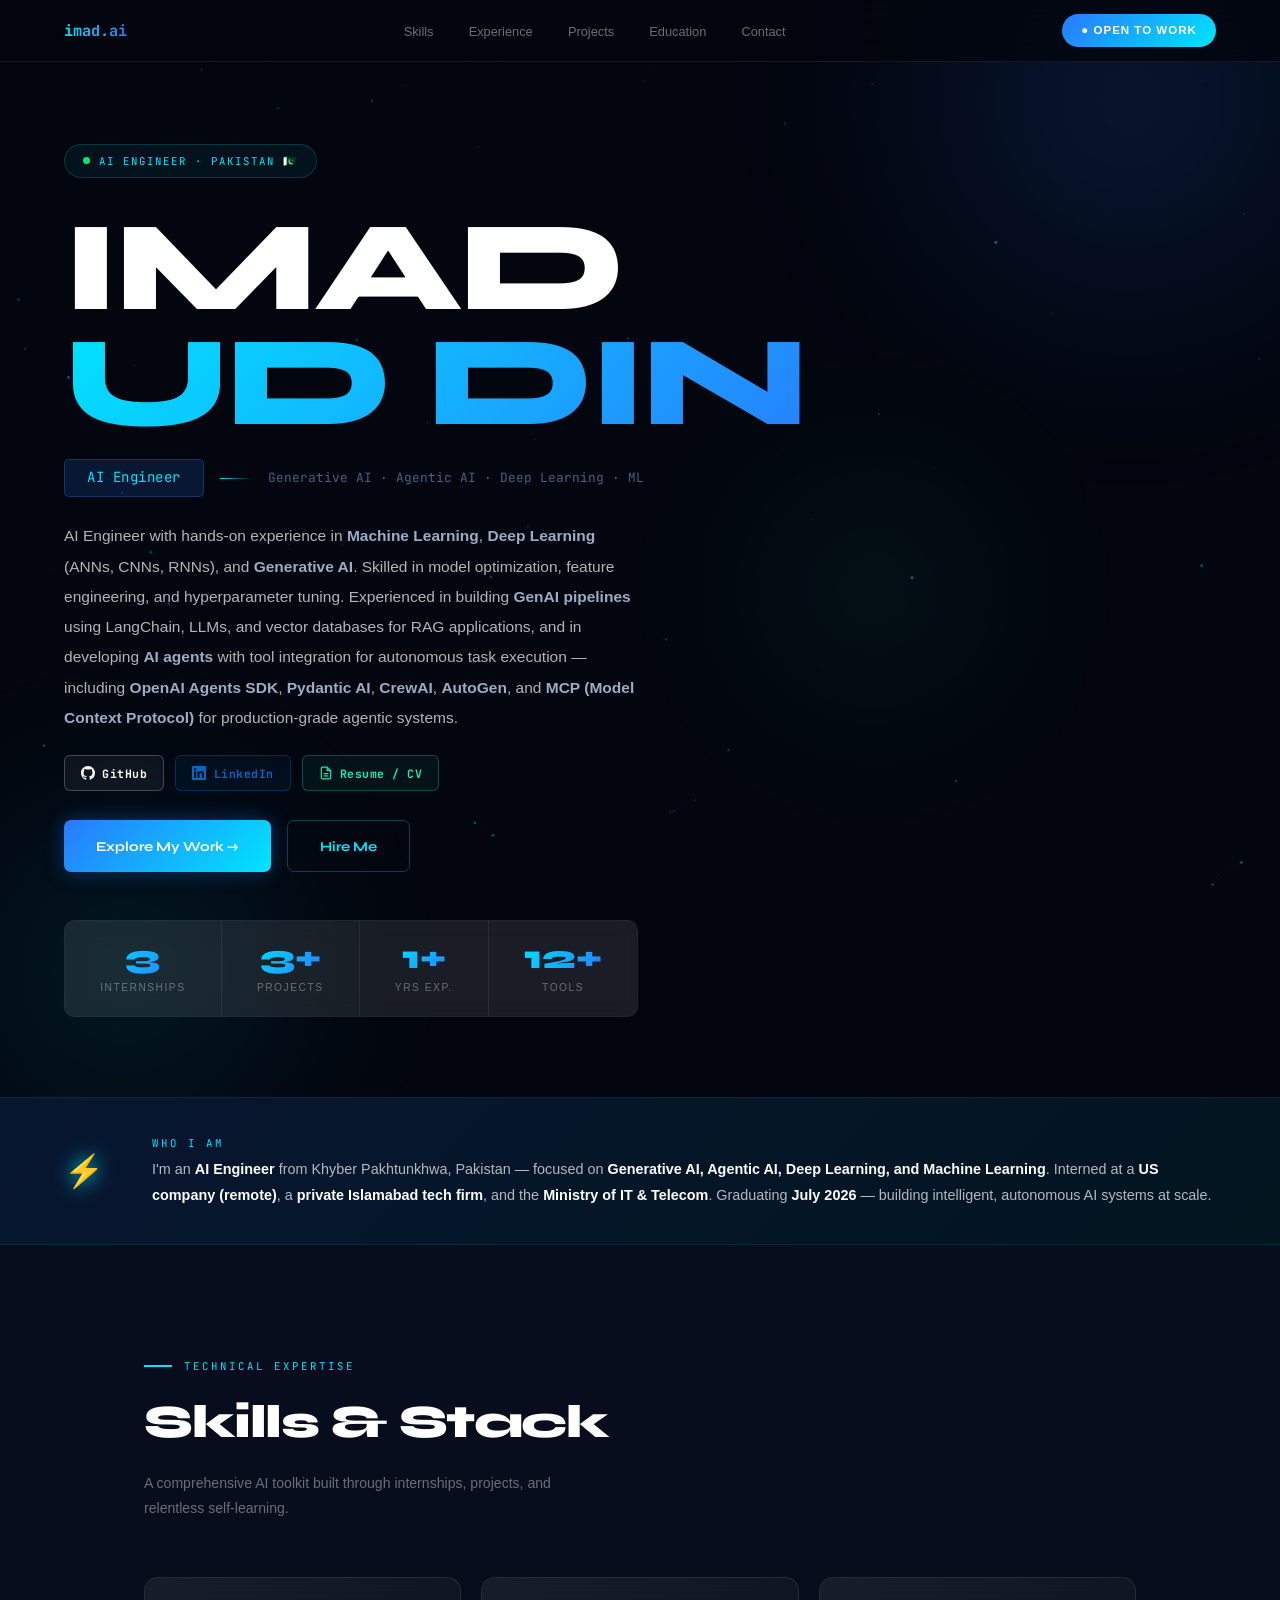
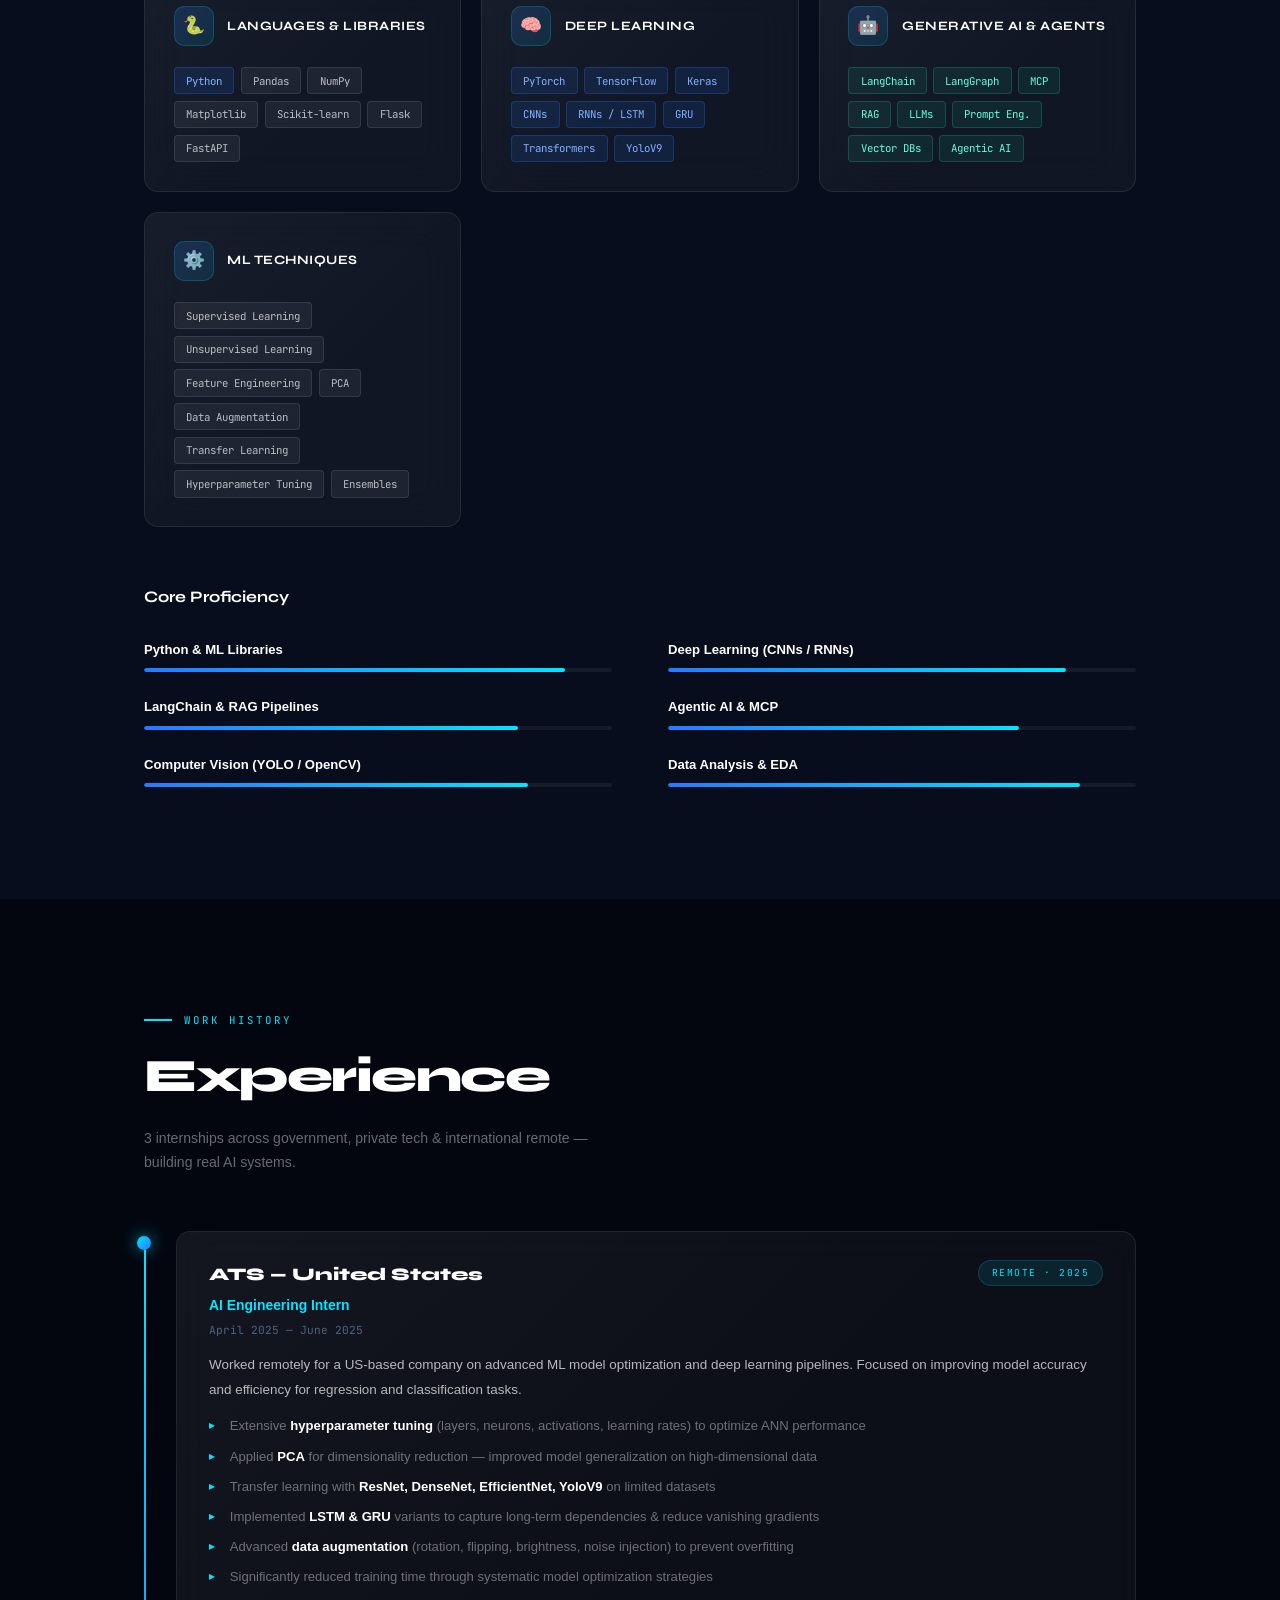
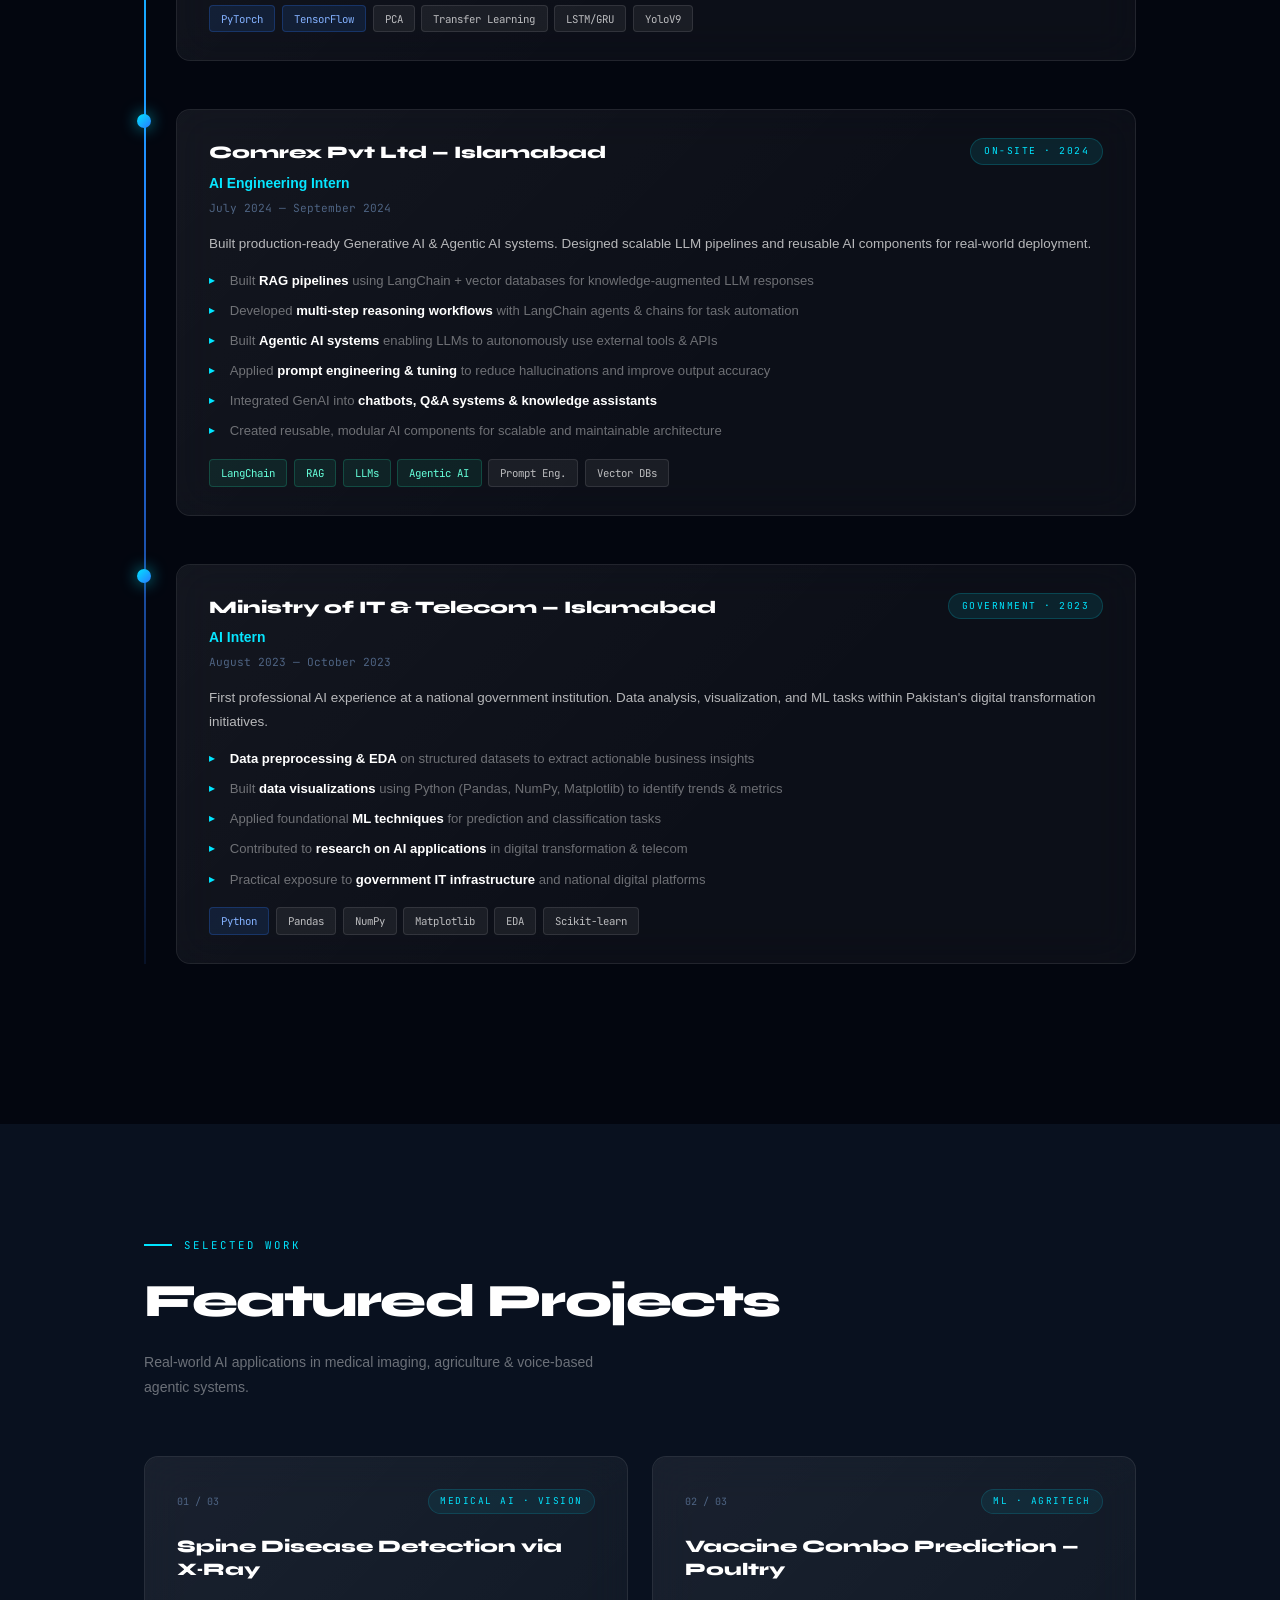
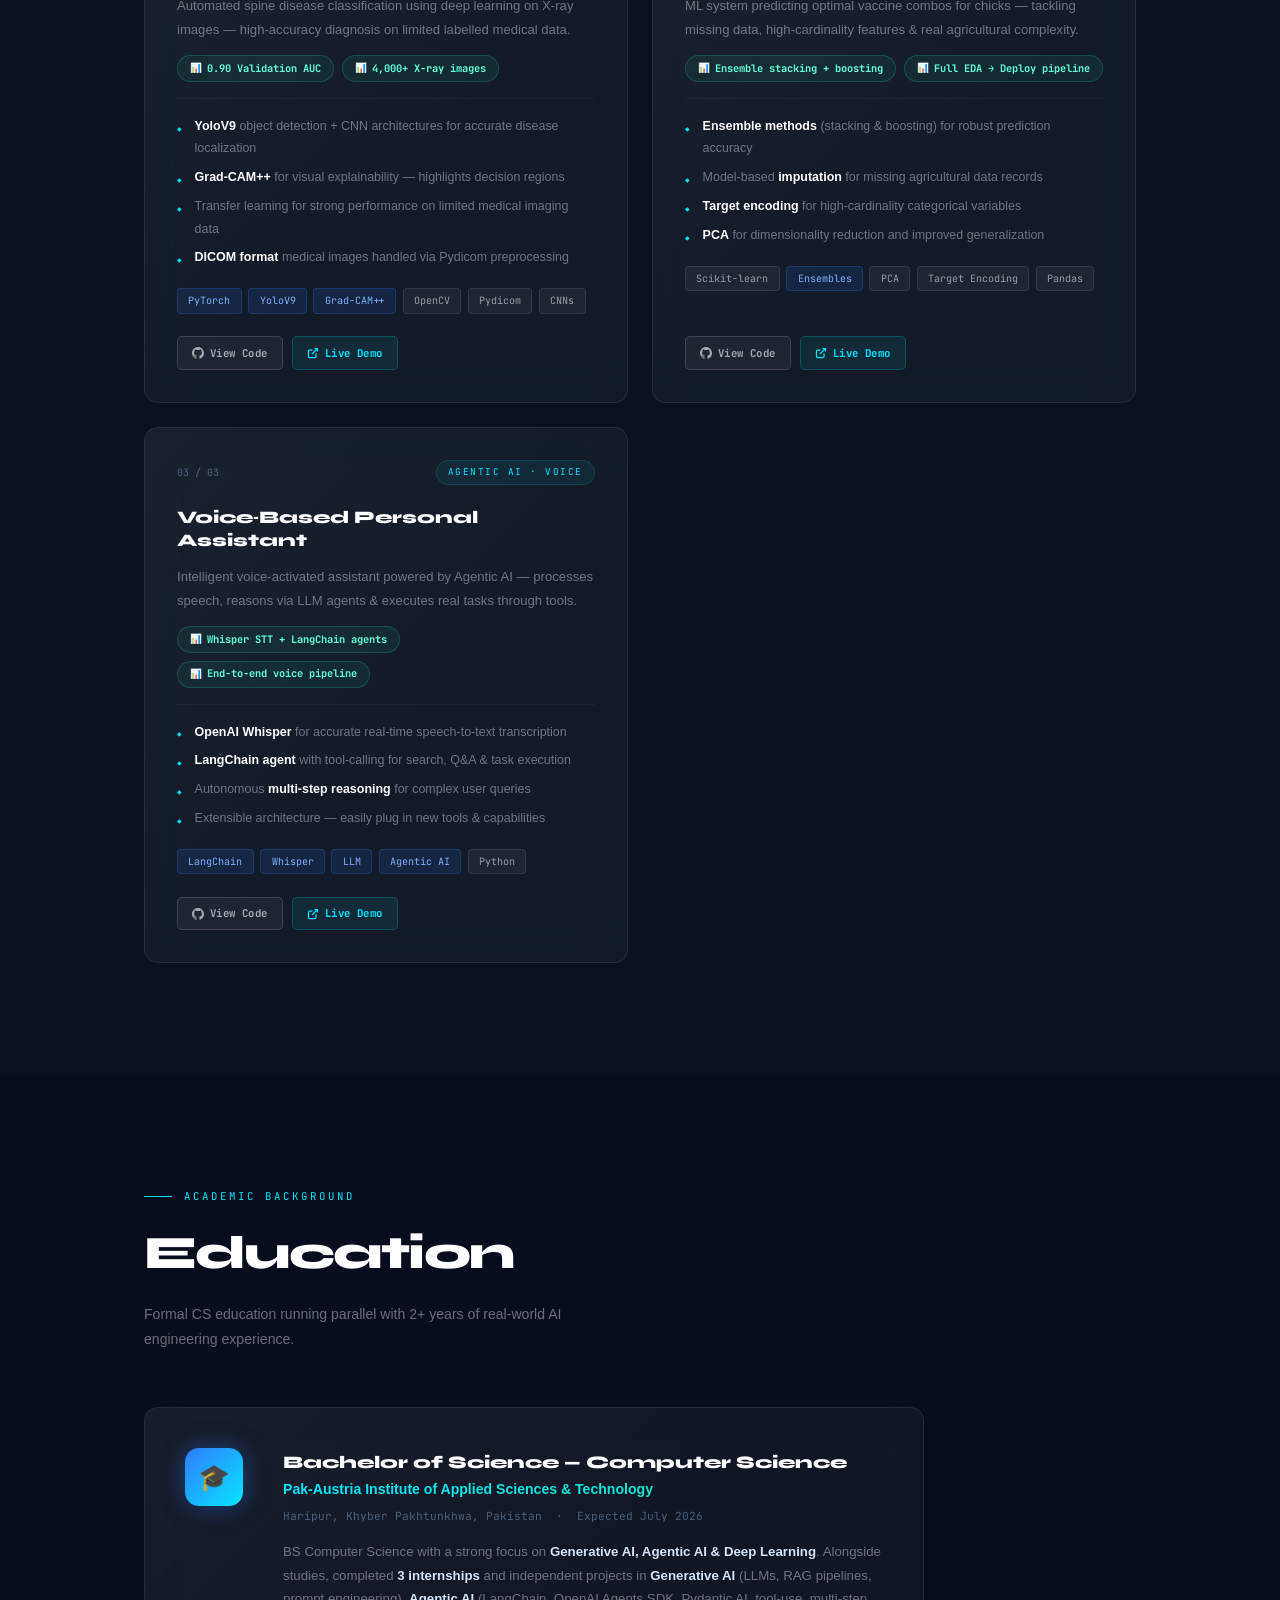
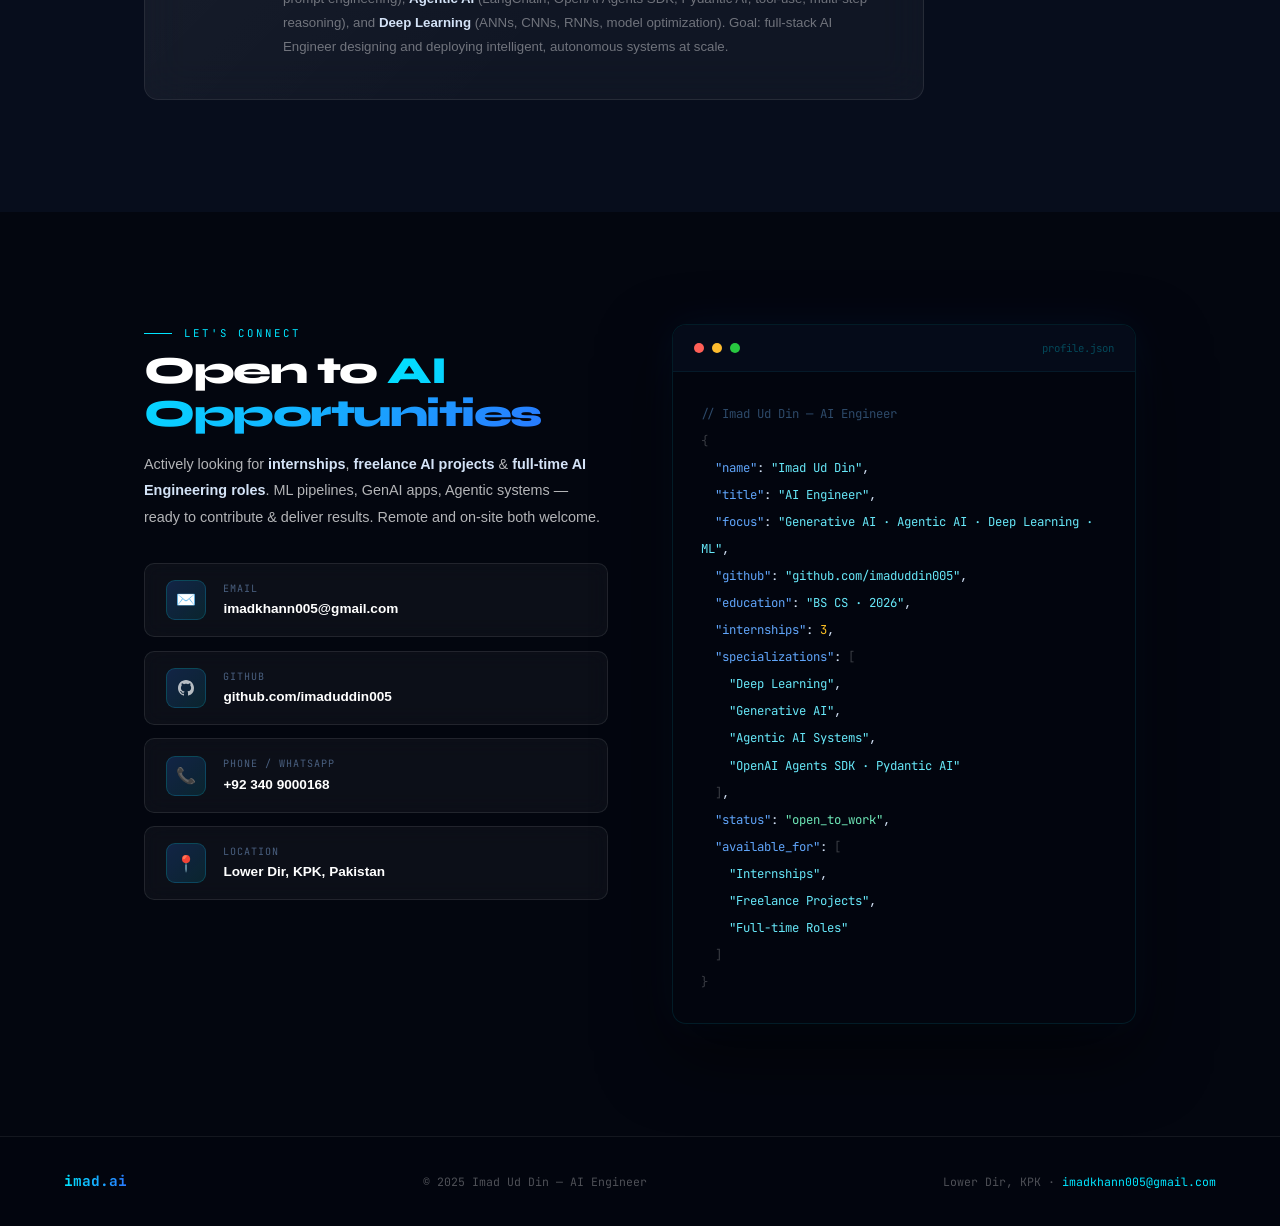
<file: index.html.html>
<!DOCTYPE html>
<html lang="en">
<head>
<meta charset="UTF-8">
<meta name="viewport" content="width=device-width, initial-scale=1.0">
<title>Imad Ud Din — AI Engineer</title>
<link href="https://fonts.googleapis.com/css2?family=Syne:wght@400;600;700;800&family=Cabinet+Grotesk:wght@400;500;700;800;900&family=JetBrains+Mono:wght@400;500;700&display=swap" rel="stylesheet">
<style>
:root{
  --bg:#03060f;
  --bg1:#070d1c;
  --bg2:#09111f;
  --cyan:#00e5ff;
  --cyan2:#00b8d4;
  --blue:#2979ff;
  --blue2:#1565c0;
  --teal:#1de9b6;
  --purple:#7c4dff;
  --white:#ffffff;
  --w90:rgba(255,255,255,.90);
  --w70:rgba(255,255,255,.70);
  --w40:rgba(255,255,255,.40);
  --w12:rgba(255,255,255,.12);
  --w06:rgba(255,255,255,.06);
  --text:#d4e3f7;
  --muted:#4a6080;
  --glass:rgba(255,255,255,.04);
  --gb:rgba(0,229,255,0.08);
  --h:'Syne',sans-serif;
  --b:'JetBrains Mono',monospace;
}
*,*::before,*::after{box-sizing:border-box;margin:0;padding:0}
html{scroll-behavior:smooth}
body{background:var(--bg);color:var(--text);font-family:'Cabinet Grotesk',sans-serif;font-size:15px;line-height:1.7;overflow-x:hidden}
.sh{color:var(--white)!important}
.tlco,.pjc h3,.edu-deg,.ct-h2,.skc h3{color:var(--white)!important}
.hero-name{color:var(--white)!important}
.ban-text strong,.ctv,.tll li strong,.pjhl li strong{color:var(--white)!important}
.tldesc,.hero-p,.ban-text,.ct-p,.edu-txt{color:var(--w70)!important}
.tll li,.pjhl li,.pjc p,.ss,.edu-txt{color:var(--w40)!important}
.stat,.metric{background:var(--w06)}
::-webkit-scrollbar{width:3px}
::-webkit-scrollbar-track{background:var(--bg)}
::-webkit-scrollbar-thumb{background:linear-gradient(var(--cyan),var(--blue));border-radius:3px}
canvas#bg{position:fixed;inset:0;z-index:0;pointer-events:none}

/* NAV */
nav{position:fixed;top:0;left:0;right:0;z-index:100;display:flex;align-items:center;justify-content:space-between;padding:.9rem 4rem;background:rgba(3,6,15,.88);backdrop-filter:blur(24px);border-bottom:1px solid rgba(255,255,255,.07)}
.logo{font-family:var(--b);font-size:.95rem;font-weight:700;background:linear-gradient(90deg,var(--cyan),var(--blue));-webkit-background-clip:text;-webkit-text-fill-color:transparent}
.nav-links{display:flex;gap:2.2rem;list-style:none}
.nav-links a{color:rgba(255,255,255,.42);text-decoration:none;font-size:.8rem;font-weight:500;transition:color .2s;position:relative}
.nav-links a::after{content:'';position:absolute;bottom:-3px;left:0;width:0;height:1px;background:var(--cyan);transition:width .3s}
.nav-links a:hover{color:var(--cyan)}
.nav-links a:hover::after{width:100%}
.hire-btn{background:linear-gradient(135deg,var(--blue),var(--cyan));color:#fff;border:none;padding:.4rem 1.2rem;border-radius:20px;font-size:.72rem;font-weight:700;letter-spacing:1px;text-transform:uppercase;cursor:pointer;animation:hireGlow 2.5s ease infinite alternate;text-decoration:none;display:inline-flex;align-items:center}
@keyframes hireGlow{from{box-shadow:0 0 8px rgba(41,121,255,.5)}to{box-shadow:0 0 22px rgba(0,229,255,.8),0 0 45px rgba(0,229,255,.3)}}

/* HERO */
#hero{min-height:100vh;display:flex;flex-direction:column;justify-content:center;padding:9rem 4rem 5rem;position:relative;z-index:1;overflow:hidden}
.orb{position:absolute;border-radius:50%;pointer-events:none;filter:blur(80px);animation:orbFloat 10s ease-in-out infinite}
.orb1{width:600px;height:600px;background:radial-gradient(circle,rgba(41,121,255,.18),transparent 70%);top:-200px;right:-150px;animation-delay:0s}
.orb2{width:450px;height:450px;background:radial-gradient(circle,rgba(0,229,255,.12),transparent 70%);bottom:-100px;left:-100px;animation-delay:-4s}
.orb3{width:300px;height:300px;background:radial-gradient(circle,rgba(29,233,182,.1),transparent 70%);top:40%;right:20%;animation-delay:-7s}
@keyframes orbFloat{0%,100%{transform:translate(0,0) scale(1)}33%{transform:translate(-20px,15px) scale(1.04)}66%{transform:translate(15px,-20px) scale(.97)}}

.hero-wrap{position:relative;z-index:2;max-width:820px}
.badge{display:inline-flex;align-items:center;gap:.6rem;background:rgba(0,229,255,.06);border:1px solid rgba(0,229,255,.18);padding:.42rem 1.1rem;border-radius:100px;font-family:var(--b);font-size:.67rem;letter-spacing:2px;text-transform:uppercase;color:var(--cyan);margin-bottom:2rem;animation:fadeSlide .8s ease both}
.live{width:7px;height:7px;border-radius:50%;background:#00e676;box-shadow:0 0 0 0 rgba(0,230,118,.7);animation:ping 1.8s infinite}
@keyframes ping{0%{box-shadow:0 0 0 0 rgba(0,230,118,.7)}70%{box-shadow:0 0 0 9px rgba(0,230,118,0)}100%{box-shadow:0 0 0 0 rgba(0,230,118,0)}}

.hero-name{font-family:var(--h);font-weight:800;font-size:clamp(3.8rem,10vw,9rem);line-height:.9;letter-spacing:-3px;color:#fff;animation:fadeSlide .8s .1s ease both}
.hero-name .shine{background:linear-gradient(135deg,var(--cyan) 0%,var(--blue) 40%,var(--teal) 80%);-webkit-background-clip:text;-webkit-text-fill-color:transparent;background-size:300%;animation:gradMove 5s linear infinite}
@keyframes gradMove{0%{background-position:0%}100%{background-position:300%}}

.title-row{margin-top:1.2rem;display:flex;align-items:center;gap:1rem;animation:fadeSlide .8s .18s ease both;flex-wrap:wrap}
.role-tag{background:rgba(41,121,255,.15);border:1px solid rgba(41,121,255,.3);color:var(--cyan);font-family:var(--b);font-size:.88rem;padding:.38rem 1rem;border-radius:5px;letter-spacing:.5px;min-width:140px;text-align:center}
.role-sep{width:32px;height:1.5px;background:linear-gradient(90deg,var(--cyan),transparent)}
.role-sub{font-family:var(--b);font-size:.8rem;color:var(--muted)}

/* IMPROVED: Shorter hero paragraph */
.hero-p{margin-top:1.5rem;max-width:580px;color:rgba(176,196,222,.6);font-size:.97rem;line-height:1.95;animation:fadeSlide .8s .25s ease both}
.hero-p strong{color:rgba(176,196,222,.88);font-weight:700}

/* IMPROVED: Quick links row in hero */
.hero-links{display:flex;gap:.7rem;flex-wrap:wrap;margin-top:1.4rem;animation:fadeSlide .8s .28s ease both}
.hl{display:inline-flex;align-items:center;gap:.45rem;padding:.45rem 1rem;border-radius:6px;font-family:var(--b);font-size:.72rem;font-weight:700;text-decoration:none;letter-spacing:.5px;transition:all .2s;border:1.5px solid}
.hl-gh{color:#fff;border-color:rgba(255,255,255,.22);background:rgba(255,255,255,.05)}
.hl-gh:hover{border-color:rgba(255,255,255,.6);background:rgba(255,255,255,.12);transform:translateY(-2px)}
.hl-li{color:#0a66c2;border-color:rgba(10,102,194,.35);background:rgba(10,102,194,.08)}
.hl-li:hover{border-color:#0a66c2;background:rgba(10,102,194,.18);transform:translateY(-2px)}
.hl-cv{color:var(--teal);border-color:rgba(29,233,182,.28);background:rgba(29,233,182,.06)}
.hl-cv:hover{border-color:var(--teal);background:rgba(29,233,182,.14);transform:translateY(-2px)}

.hero-btns{margin-top:1.8rem;display:flex;gap:1rem;flex-wrap:wrap;animation:fadeSlide .8s .32s ease both}
.btn{display:inline-flex;align-items:center;gap:.5rem;padding:.85rem 2rem;font-family:var(--h);font-size:.85rem;font-weight:700;text-decoration:none;border-radius:7px;transition:all .25s;border:none;cursor:pointer}
.btn-g{background:linear-gradient(135deg,var(--blue),var(--cyan));color:#fff;box-shadow:0 0 20px rgba(41,121,255,.35)}
.btn-g:hover{transform:translateY(-3px);box-shadow:0 12px 35px rgba(41,121,255,.55)}
.btn-o{background:transparent;color:var(--cyan);border:1.5px solid rgba(0,229,255,.28)}
.btn-o:hover{border-color:var(--cyan);background:rgba(0,229,255,.07);transform:translateY(-3px)}

.stats{margin-top:3rem;display:flex;background:rgba(255,255,255,.04);border:1px solid rgba(255,255,255,.09);border-radius:10px;overflow:hidden;width:fit-content;backdrop-filter:blur(12px);animation:fadeSlide .8s .4s ease both}
.stat{padding:1.25rem 2.2rem;border-right:1px solid rgba(255,255,255,.07);text-align:center}
.stat:last-child{border-right:none}
.sn{font-family:var(--h);font-size:2.1rem;font-weight:800;background:linear-gradient(135deg,var(--cyan),var(--blue));-webkit-background-clip:text;-webkit-text-fill-color:transparent;display:block;line-height:1}
.sl{color:rgba(255,255,255,.35);font-size:.64rem;letter-spacing:1.5px;text-transform:uppercase;margin-top:.25rem;display:block}

@keyframes fadeSlide{from{opacity:0;transform:translateY(24px)}to{opacity:1;transform:translateY(0)}}

/* DIVIDER BANNER */
.banner{position:relative;z-index:1;background:linear-gradient(135deg,rgba(41,121,255,.14),rgba(0,229,255,.07));border-top:1px solid rgba(0,229,255,.1);border-bottom:1px solid rgba(0,229,255,.1);padding:2.2rem 4rem;display:flex;align-items:center;gap:3rem}
.ban-icon{font-size:2rem;filter:drop-shadow(0 0 10px var(--cyan));flex-shrink:0}
.ban-label{font-family:var(--b);font-size:.67rem;letter-spacing:3px;text-transform:uppercase;color:var(--cyan);margin-bottom:.3rem}
.ban-text{color:rgba(176,196,222,.7);font-size:.9rem;line-height:1.8}
.ban-text strong{color:#fff}

/* LAYOUT */
.wrap{max-width:1120px;margin:0 auto;padding:0 4rem}
.sec{position:relative;z-index:1}
.secpad{padding:7rem 0}
.ey{font-family:var(--b);font-size:.67rem;letter-spacing:3px;text-transform:uppercase;color:var(--cyan);display:flex;align-items:center;gap:.75rem;margin-bottom:.5rem}
.ey::before{content:'';width:28px;height:1.5px;background:var(--cyan)}
.sh{font-family:var(--h);font-size:clamp(2rem,4vw,2.9rem);font-weight:800;letter-spacing:-1.5px;color:#fff;margin-bottom:.6rem}
.ss{color:rgba(255,255,255,.38);font-size:.88rem;max-width:460px;margin-bottom:3.5rem;line-height:1.75}

/* GLASS CARD */
.gc{background:rgba(255,255,255,.04);border:1px solid rgba(255,255,255,.09);border-radius:14px;backdrop-filter:blur(20px);transition:border-color .3s,transform .3s,box-shadow .3s;position:relative;overflow:hidden}
.gc::before{content:'';position:absolute;inset:0;background:linear-gradient(135deg,rgba(255,255,255,.03),transparent 60%);pointer-events:none;border-radius:14px}
.gc:hover{border-color:rgba(255,255,255,.22);transform:translateY(-5px);box-shadow:0 22px 55px rgba(0,0,0,.55),0 0 35px rgba(0,229,255,.07)}

/* SKILLS */
#skills{background:var(--bg1)}
.sk-grid{display:grid;grid-template-columns:repeat(auto-fill,minmax(250px,1fr));gap:1.25rem}
.skc{padding:1.8rem}
.skh{display:flex;align-items:center;gap:.85rem;margin-bottom:1.3rem}
.ski{width:40px;height:40px;border-radius:10px;background:linear-gradient(135deg,rgba(41,121,255,.2),rgba(0,229,255,.1));border:1px solid rgba(0,229,255,.18);display:flex;align-items:center;justify-content:center;font-size:1.1rem;flex-shrink:0}
.skc h3{font-family:var(--h);font-size:.8rem;font-weight:700;text-transform:uppercase;letter-spacing:.5px;color:#fff}
.tgs{display:flex;flex-wrap:wrap;gap:.4rem}
.tg{background:rgba(255,255,255,.06);border:1px solid rgba(255,255,255,.1);color:rgba(255,255,255,.7);font-family:var(--b);font-size:.67rem;padding:.22rem .7rem;border-radius:4px;transition:all .2s}
.tg:hover{background:rgba(255,255,255,.12);border-color:rgba(255,255,255,.25);color:#fff}
.tg.b{background:rgba(41,121,255,.12);border-color:rgba(41,121,255,.25);color:#82b1ff}
.tg.t{background:rgba(29,233,182,.08);border-color:rgba(29,233,182,.2);color:#64ffda}

/* PROFICIENCY */
.prow{margin-top:3.5rem}
.pt{font-family:var(--h);font-weight:700;font-size:1rem;color:#fff;margin-bottom:1.75rem}
.pgrid{display:grid;grid-template-columns:1fr 1fr;gap:1.5rem 3.5rem}
.ph2{display:flex;justify-content:flex-start;margin-bottom:.45rem}
.pn{font-size:.82rem;font-weight:600;color:var(--white)}
.pp{display:none}
.pbar{height:4px;background:rgba(255,255,255,.06);border-radius:4px;overflow:hidden}
.pfill{height:100%;border-radius:4px;background:linear-gradient(90deg,var(--blue),var(--cyan));transform:scaleX(0);transform-origin:left;animation:grow 1.5s cubic-bezier(.4,0,.2,1) forwards}
@keyframes grow{to{transform:scaleX(1)}}

/* EXPERIENCE */
#experience{background:var(--bg)}
.tl{position:relative;padding-left:2rem}
.tl-line{position:absolute;left:0;top:8px;bottom:0;width:2px;background:linear-gradient(to bottom,var(--cyan),var(--blue),rgba(41,121,255,.1))}
.tl-item{position:relative;margin-bottom:3rem}
.tl-dot{position:absolute;left:-2.45rem;top:5px;width:14px;height:14px;border-radius:50%;background:linear-gradient(135deg,var(--cyan),var(--blue));box-shadow:0 0 16px rgba(0,229,255,.65)}
.tlc{padding:1.75rem 2rem}
.tltop{display:flex;align-items:flex-start;justify-content:space-between;flex-wrap:wrap;gap:.75rem;margin-bottom:.25rem}
.tlco{font-family:var(--h);font-size:1.1rem;font-weight:800;color:#fff}
.tlb{font-family:var(--b);font-size:.6rem;letter-spacing:1.5px;text-transform:uppercase;background:rgba(0,229,255,.09);border:1px solid rgba(0,229,255,.18);color:var(--cyan);padding:.25rem .8rem;border-radius:100px}
.tlr{color:var(--cyan);font-weight:700;font-size:.87rem;margin-bottom:.2rem}
.tld{font-family:var(--b);font-size:.7rem;color:var(--muted);margin-bottom:.85rem}
.tldesc{color:rgba(176,196,222,.6);font-size:.84rem;margin-bottom:.85rem;line-height:1.8}
.tll{list-style:none;display:flex;flex-direction:column;gap:.45rem}
.tll li{color:rgba(176,196,222,.62);font-size:.82rem;padding-left:1.3rem;position:relative;line-height:1.75}
.tll li::before{content:'▸';position:absolute;left:0;color:var(--cyan);font-size:.75rem}
.tll li strong{color:#c8d8f0}
.tltags{display:flex;flex-wrap:wrap;gap:.4rem;margin-top:1rem}

/* PROJECTS */
#projects{background:var(--bg2)}
.pj-grid{display:grid;grid-template-columns:repeat(auto-fill,minmax(330px,1fr));gap:1.5rem}
.pjc{padding:2rem;display:flex;flex-direction:column}
.pjtop{display:flex;justify-content:space-between;align-items:center;margin-bottom:1.4rem}
.pjn{font-family:var(--b);font-size:.63rem;color:var(--muted)}
.pjtype{font-family:var(--b);font-size:.59rem;letter-spacing:1.5px;text-transform:uppercase;background:rgba(0,229,255,.07);border:1px solid rgba(0,229,255,.15);color:var(--cyan);padding:.22rem .7rem;border-radius:100px}
.pjc h3{font-family:var(--h);font-size:1.1rem;font-weight:800;color:#fff;margin-bottom:.75rem;line-height:1.3}
.pjc p{color:rgba(176,196,222,.5);font-size:.82rem;line-height:1.85}
.pjhl{margin-top:1rem;padding-top:1rem;border-top:1px solid rgba(255,255,255,.04);list-style:none;display:flex;flex-direction:column;gap:.4rem}
.pjhl li{color:rgba(176,196,222,.5);font-size:.78rem;padding-left:1.1rem;position:relative;line-height:1.8}
.pjhl li::before{content:'◆';position:absolute;left:0;color:var(--cyan);font-size:.4rem;top:.48rem}
.pjhl li strong{color:rgba(176,196,222,.8)}
.pjtools{display:flex;flex-wrap:wrap;gap:.4rem;margin-top:1.2rem}
.dt{background:rgba(255,255,255,.05);border:1px solid rgba(255,255,255,.09);color:rgba(255,255,255,.55);font-family:var(--b);font-size:.63rem;padding:.2rem .65rem;border-radius:4px}
.dt.b{background:rgba(41,121,255,.12);border-color:rgba(41,121,255,.23);color:#82b1ff}

/* IMPROVED: Project action buttons */
.pj-actions{display:flex;gap:.55rem;margin-top:auto;padding-top:1.4rem}
.pja{display:inline-flex;align-items:center;gap:.35rem;padding:.42rem .9rem;border-radius:5px;font-family:var(--b);font-size:.67rem;font-weight:700;letter-spacing:.4px;text-decoration:none;transition:all .2s;cursor:pointer;border:none}
.pja-code{background:rgba(255,255,255,.05);border:1.5px solid rgba(255,255,255,.14);color:rgba(255,255,255,.6)}
.pja-code:hover{border-color:rgba(255,255,255,.4);color:#fff;background:rgba(255,255,255,.1)}
.pja-demo{background:rgba(0,229,255,.08);border:1.5px solid rgba(0,229,255,.22);color:var(--cyan)}
.pja-demo:hover{background:rgba(0,229,255,.18);border-color:var(--cyan)}

/* METRIC CHIPS — new */
.pj-metrics{display:flex;flex-wrap:wrap;gap:.5rem;margin-top:.8rem}
.metric-chip{display:inline-flex;align-items:center;gap:.3rem;background:rgba(29,233,182,.07);border:1px solid rgba(29,233,182,.2);color:#64ffda;font-family:var(--b);font-size:.65rem;padding:.22rem .75rem;border-radius:100px;font-weight:700}
.metric-chip::before{content:'📊';font-size:.6rem}

/* EDUCATION */
#education{background:var(--bg1)}
.edu-card{padding:2.5rem;display:flex;gap:2.5rem;align-items:flex-start;max-width:780px}
.edu-ico{width:58px;height:58px;border-radius:14px;flex-shrink:0;background:linear-gradient(135deg,var(--blue),var(--cyan));display:flex;align-items:center;justify-content:center;font-size:1.6rem;box-shadow:0 0 25px rgba(41,121,255,.4)}
.edu-deg{font-family:var(--h);font-size:1.1rem;font-weight:800;color:#fff}
.edu-sch{background:linear-gradient(90deg,var(--cyan),var(--teal));-webkit-background-clip:text;-webkit-text-fill-color:transparent;font-weight:700;font-size:.88rem;margin-bottom:.3rem}
.edu-meta{font-family:var(--b);font-size:.7rem;color:var(--muted)}
.edu-txt{color:rgba(176,196,222,.6);font-size:.83rem;margin-top:.85rem;line-height:1.8}
.edu-txt strong{color:var(--text)}

/* CONTACT */
#contact{background:var(--bg)}
.ct-grid{display:grid;grid-template-columns:1fr 1fr;gap:4rem;align-items:start}
.ct-h2{font-family:var(--h);font-size:2.4rem;font-weight:800;letter-spacing:-1.5px;color:#fff;margin-bottom:1rem;line-height:1.1}
.ct-h2 .g{background:linear-gradient(135deg,var(--cyan),var(--blue));-webkit-background-clip:text;-webkit-text-fill-color:transparent}
.ct-p{color:rgba(176,196,222,.6);font-size:.9rem;line-height:1.85;margin-bottom:2rem}
.ct-cards{display:flex;flex-direction:column;gap:.85rem}
.ctc{display:flex;align-items:center;gap:1.1rem;padding:1rem 1.3rem;background:rgba(255,255,255,.04);border:1px solid rgba(255,255,255,.09);border-radius:10px;text-decoration:none;color:var(--text);transition:all .25s;backdrop-filter:blur(10px)}
.ctc:hover{border-color:rgba(255,255,255,.25);transform:translateX(6px);box-shadow:0 8px 28px rgba(0,0,0,.35)}
.ctico{width:40px;height:40px;border-radius:9px;background:linear-gradient(135deg,rgba(41,121,255,.2),rgba(0,229,255,.1));border:1px solid rgba(0,229,255,.18);display:flex;align-items:center;justify-content:center;font-size:1rem;flex-shrink:0}
.ctl{font-family:var(--b);font-size:.63rem;color:var(--muted);text-transform:uppercase;letter-spacing:1px}
.ctv{font-weight:700;font-size:.85rem;color:#fff}

/* CODE CARD */
.code-card{background:rgba(3,6,15,.9);border:1px solid rgba(0,229,255,.1);border-radius:14px;overflow:hidden;backdrop-filter:blur(20px);box-shadow:0 30px 70px rgba(0,0,0,.6),0 0 40px rgba(41,121,255,.08)}
.ccbar{background:rgba(6,12,26,.95);padding:.85rem 1.3rem;display:flex;align-items:center;gap:.5rem;border-bottom:1px solid rgba(0,229,255,.07)}
.dot{width:10px;height:10px;border-radius:50%}
.dr{background:#ff5f57}.dy{background:#febc2e}.dg{background:#28c840}
.cff{margin-left:auto;font-family:var(--b);font-size:.67rem;color:rgba(0,229,255,.28)}
.ccbody{padding:1.75rem;font-family:var(--b);font-size:.77rem;line-height:2.2}
.ck{color:#60a5fa}.cs{color:#67e8f9}.cv{color:#6ee7b7}.cb{color:rgba(255,255,255,.22)}.cn{color:#fbbf24}.cm{color:#2d4a6a}

/* FOOTER */
footer{position:relative;z-index:1;background:rgba(3,6,15,.95);border-top:1px solid rgba(255,255,255,.07);padding:2rem 4rem;display:flex;align-items:center;justify-content:space-between;color:rgba(255,255,255,.3);font-size:.72rem;font-family:var(--b)}
.flogo{background:linear-gradient(90deg,var(--cyan),var(--blue));-webkit-background-clip:text;-webkit-text-fill-color:transparent;font-weight:700;font-size:.9rem}
footer a{color:var(--cyan);text-decoration:none}

/* REVEAL */
.rv{opacity:0;transform:translateY(28px);transition:opacity .75s ease,transform .75s ease}
.rv.on{opacity:1;transform:translateY(0)}

/* RESPONSIVE */
@media(max-width:768px){
  nav{padding:.9rem 1.5rem}
  .nav-links,.hire-btn{display:none}
  #hero,.wrap,.banner,footer{padding-left:1.5rem;padding-right:1.5rem}
  .hero-name{letter-spacing:-2px}
  .stats{flex-wrap:wrap;width:100%}
  .stat{flex:1;min-width:80px;border-right:none;border-bottom:1px solid rgba(0,229,255,.07)}
  .pgrid{grid-template-columns:1fr}
  .ct-grid{grid-template-columns:1fr;gap:2.5rem}
  .edu-card{flex-direction:column}
  .banner{flex-direction:column;gap:1rem}
}
</style>
</head>
<body>
<canvas id="bg"></canvas>

<!-- NAV -->
<nav>
  <div class="logo">imad.ai</div>
  <ul class="nav-links">
    <li><a href="#skills">Skills</a></li>
    <li><a href="#experience">Experience</a></li>
    <li><a href="#projects">Projects</a></li>
    <li><a href="#education">Education</a></li>
    <li><a href="#contact">Contact</a></li>
  </ul>
  <a href="https://github.com/imaduddin005" target="_blank" class="hire-btn">● Open to Work</a>
</nav>

<!-- HERO -->
<section id="hero">
  <div class="orb orb1"></div>
  <div class="orb orb2"></div>
  <div class="orb orb3"></div>
  <div class="hero-wrap">
    <div class="badge"><div class="live"></div>AI Engineer · Pakistan 🇵🇰</div>
    <h1 class="hero-name">IMAD<br><span class="shine">UD DIN</span></h1>
    <div class="title-row">
      <div class="role-tag" id="rtype">AI Engineer</div>
      <div class="role-sep"></div>
      <div class="role-sub">Generative AI · Agentic AI · Deep Learning · ML</div>
    </div>

    <!-- Updated hero paragraph — matches resume summary, improved English -->
    <p class="hero-p">
      AI Engineer with hands-on experience in <strong>Machine Learning</strong>, <strong>Deep Learning</strong> (ANNs, CNNs, RNNs), and <strong>Generative AI</strong>.
      Skilled in model optimization, feature engineering, and hyperparameter tuning.
      Experienced in building <strong>GenAI pipelines</strong> using LangChain, LLMs, and vector databases for RAG applications,
      and in developing <strong>AI agents</strong> with tool integration for autonomous task execution —
      including <strong>OpenAI Agents SDK</strong>, <strong>Pydantic AI</strong>, <strong>CrewAI</strong>, <strong>AutoGen</strong>,
      and <strong>MCP (Model Context Protocol)</strong> for production-grade agentic systems.
    </p>

    <!-- IMPROVED: GitHub / LinkedIn / Resume visible immediately -->
    <div class="hero-links">
      <a href="https://github.com/imaduddin005" target="_blank" class="hl hl-gh">
        <svg width="14" height="14" viewBox="0 0 24 24" fill="currentColor"><path d="M12 0C5.37 0 0 5.37 0 12c0 5.31 3.435 9.795 8.205 11.385.6.105.825-.255.825-.57 0-.285-.015-1.23-.015-2.235-3.015.555-3.795-.735-4.035-1.41-.135-.345-.72-1.41-1.23-1.695-.42-.225-1.02-.78-.015-.795.945-.015 1.62.87 1.845 1.23 1.08 1.815 2.805 1.305 3.495.99.105-.78.42-1.305.765-1.605-2.67-.3-5.46-1.335-5.46-5.925 0-1.305.465-2.385 1.23-3.225-.12-.3-.54-1.53.12-3.18 0 0 1.005-.315 3.3 1.23.96-.27 1.98-.405 3-.405s2.04.135 3 .405c2.295-1.56 3.3-1.23 3.3-1.23.66 1.65.24 2.88.12 3.18.765.84 1.23 1.905 1.23 3.225 0 4.605-2.805 5.625-5.475 5.925.435.375.81 1.095.81 2.22 0 1.605-.015 2.895-.015 3.3 0 .315.225.69.825.57A12.02 12.02 0 0024 12c0-6.63-5.37-12-12-12z"/></svg>
        GitHub
      </a>
      <a href="https://linkedin.com/in/imaduddin" target="_blank" class="hl hl-li">
        <svg width="14" height="14" viewBox="0 0 24 24" fill="currentColor"><path d="M20.447 20.452h-3.554v-5.569c0-1.328-.027-3.037-1.852-3.037-1.853 0-2.136 1.445-2.136 2.939v5.667H9.351V9h3.414v1.561h.046c.477-.9 1.637-1.85 3.37-1.85 3.601 0 4.267 2.37 4.267 5.455v6.286zM5.337 7.433a2.062 2.062 0 01-2.063-2.065 2.064 2.064 0 112.063 2.065zm1.782 13.019H3.555V9h3.564v11.452zM22.225 0H1.771C.792 0 0 .774 0 1.729v20.542C0 23.227.792 24 1.771 24h20.451C23.2 24 24 23.227 24 22.271V1.729C24 .774 23.2 0 22.222 0h.003z"/></svg>
        LinkedIn
      </a>
      <a href="Imad_Resume_v2.pdf" target="_blank" class="hl hl-cv">
        <svg width="14" height="14" viewBox="0 0 24 24" fill="none" stroke="currentColor" stroke-width="2"><path d="M14 2H6a2 2 0 00-2 2v16a2 2 0 002 2h12a2 2 0 002-2V8z"/><polyline points="14 2 14 8 20 8"/><line x1="16" y1="13" x2="8" y2="13"/><line x1="16" y1="17" x2="8" y2="17"/></svg>
        Resume / CV
      </a>
    </div>

    <div class="hero-btns">
      <a href="#projects" class="btn btn-g">Explore My Work →</a>
      <a href="#contact" class="btn btn-o">Hire Me</a>
    </div>
    <div class="stats">
      <div class="stat"><span class="sn">3</span><span class="sl">Internships</span></div>
      <div class="stat"><span class="sn">3+</span><span class="sl">Projects</span></div>
      <div class="stat"><span class="sn">1+</span><span class="sl">Yrs Exp.</span></div>
      <div class="stat"><span class="sn">12+</span><span class="sl">Tools</span></div>
    </div>
  </div>
</section>

<!-- BANNER -->
<div class="banner">
  <div class="ban-icon">⚡</div>
  <div>
    <div class="ban-label">Who I Am</div>
    <p class="ban-text">
      I'm an <strong>AI Engineer</strong> from Khyber Pakhtunkhwa, Pakistan — focused on <strong>Generative AI, Agentic AI, Deep Learning, and Machine Learning</strong>.
      Interned at a <strong>US company (remote)</strong>, a <strong>private Islamabad tech firm</strong>, and the <strong>Ministry of IT &amp; Telecom</strong>.
      Graduating <strong>July 2026</strong> — building intelligent, autonomous AI systems at scale.
    </p>
  </div>
</div>

<!-- SKILLS -->
<section id="skills" class="sec secpad">
  <div class="wrap">
    <div class="ey rv">Technical Expertise</div>
    <h2 class="sh rv">Skills &amp; Stack</h2>
    <p class="ss rv">A comprehensive AI toolkit built through internships, projects, and relentless self‑learning.</p>
    <div class="sk-grid">
      <div class="gc skc rv">
        <div class="skh"><div class="ski">🐍</div><h3>Languages &amp; Libraries</h3></div>
        <div class="tgs">
          <span class="tg b">Python</span><span class="tg">Pandas</span><span class="tg">NumPy</span>
          <span class="tg">Matplotlib</span><span class="tg">Scikit-learn</span><span class="tg">Flask</span><span class="tg">FastAPI</span>
        </div>
      </div>
      <div class="gc skc rv">
        <div class="skh"><div class="ski">🧠</div><h3>Deep Learning</h3></div>
        <div class="tgs">
          <span class="tg b">PyTorch</span><span class="tg b">TensorFlow</span><span class="tg b">Keras</span>
          <span class="tg b">CNNs</span><span class="tg b">RNNs / LSTM</span><span class="tg b">GRU</span>
          <span class="tg b">Transformers</span><span class="tg b">YoloV9</span>
        </div>
      </div>
      <div class="gc skc rv">
        <div class="skh"><div class="ski">🤖</div><h3>Generative AI &amp; Agents</h3></div>
        <div class="tgs">
          <span class="tg t">LangChain</span><span class="tg t">LangGraph</span><span class="tg t">MCP</span>
          <span class="tg t">RAG</span><span class="tg t">LLMs</span><span class="tg t">Prompt Eng.</span>
          <span class="tg t">Vector DBs</span><span class="tg t">Agentic AI</span>
        </div>
      </div>
      <div class="gc skc rv">
        <div class="skh"><div class="ski">⚙️</div><h3>ML Techniques</h3></div>
        <div class="tgs">
          <span class="tg">Supervised Learning</span><span class="tg">Unsupervised Learning</span>
          <span class="tg">Feature Engineering</span><span class="tg">PCA</span>
          <span class="tg">Data Augmentation</span><span class="tg">Transfer Learning</span>
          <span class="tg">Hyperparameter Tuning</span><span class="tg">Ensembles</span>
        </div>
      </div>
    </div>
    <div class="prow rv">
      <div class="pt">Core Proficiency</div>
      <div class="pgrid">
        <div><div class="ph2"><span class="pn">Python &amp; ML Libraries</span></div><div class="pbar"><div class="pfill" style="width:90%;animation-delay:.1s"></div></div></div>
        <div><div class="ph2"><span class="pn">Deep Learning (CNNs / RNNs)</span></div><div class="pbar"><div class="pfill" style="width:85%;animation-delay:.2s"></div></div></div>
        <div><div class="ph2"><span class="pn">LangChain &amp; RAG Pipelines</span></div><div class="pbar"><div class="pfill" style="width:80%;animation-delay:.3s"></div></div></div>
        <div><div class="ph2"><span class="pn">Agentic AI &amp; MCP</span></div><div class="pbar"><div class="pfill" style="width:75%;animation-delay:.4s"></div></div></div>
        <div><div class="ph2"><span class="pn">Computer Vision (YOLO / OpenCV)</span></div><div class="pbar"><div class="pfill" style="width:82%;animation-delay:.5s"></div></div></div>
        <div><div class="ph2"><span class="pn">Data Analysis &amp; EDA</span></div><div class="pbar"><div class="pfill" style="width:88%;animation-delay:.6s"></div></div></div>
      </div>
    </div>
  </div>
</section>

<!-- EXPERIENCE -->
<section id="experience" class="sec secpad">
  <div class="wrap">
    <div class="ey rv">Work History</div>
    <h2 class="sh rv">Experience</h2>
    <p class="ss rv">3 internships across government, private tech &amp; international remote — building real AI systems.</p>
    <div class="tl">
      <div class="tl-line"></div>

      <div class="tl-item rv">
        <div class="tl-dot"></div>
        <div class="gc tlc">
          <div class="tltop"><div class="tlco">ATS — United States</div><div class="tlb">Remote · 2025</div></div>
          <div class="tlr">AI Engineering Intern</div>
          <div class="tld">April 2025 — June 2025</div>
          <p class="tldesc">Worked remotely for a US‑based company on advanced ML model optimization and deep learning pipelines. Focused on improving model accuracy and efficiency for regression and classification tasks.</p>
          <ul class="tll">
            <li>Extensive <strong>hyperparameter tuning</strong> (layers, neurons, activations, learning rates) to optimize ANN performance</li>
            <li>Applied <strong>PCA</strong> for dimensionality reduction — improved model generalization on high‑dimensional data</li>
            <li>Transfer learning with <strong>ResNet, DenseNet, EfficientNet, YoloV9</strong> on limited datasets</li>
            <li>Implemented <strong>LSTM &amp; GRU</strong> variants to capture long‑term dependencies &amp; reduce vanishing gradients</li>
            <li>Advanced <strong>data augmentation</strong> (rotation, flipping, brightness, noise injection) to prevent overfitting</li>
            <li>Significantly reduced training time through systematic model optimization strategies</li>
          </ul>
          <div class="tltags">
            <span class="tg b">PyTorch</span><span class="tg b">TensorFlow</span>
            <span class="tg">PCA</span><span class="tg">Transfer Learning</span><span class="tg">LSTM/GRU</span><span class="tg">YoloV9</span>
          </div>
        </div>
      </div>

      <div class="tl-item rv">
        <div class="tl-dot"></div>
        <div class="gc tlc">
          <div class="tltop"><div class="tlco">Comrex Pvt Ltd — Islamabad</div><div class="tlb">On‑site · 2024</div></div>
          <div class="tlr">AI Engineering Intern</div>
          <div class="tld">July 2024 — September 2024</div>
          <p class="tldesc">Built production‑ready Generative AI &amp; Agentic AI systems. Designed scalable LLM pipelines and reusable AI components for real‑world deployment.</p>
          <ul class="tll">
            <li>Built <strong>RAG pipelines</strong> using LangChain + vector databases for knowledge‑augmented LLM responses</li>
            <li>Developed <strong>multi‑step reasoning workflows</strong> with LangChain agents &amp; chains for task automation</li>
            <li>Built <strong>Agentic AI systems</strong> enabling LLMs to autonomously use external tools &amp; APIs</li>
            <li>Applied <strong>prompt engineering &amp; tuning</strong> to reduce hallucinations and improve output accuracy</li>
            <li>Integrated GenAI into <strong>chatbots, Q&amp;A systems &amp; knowledge assistants</strong></li>
            <li>Created reusable, modular AI components for scalable and maintainable architecture</li>
          </ul>
          <div class="tltags">
            <span class="tg t">LangChain</span><span class="tg t">RAG</span><span class="tg t">LLMs</span>
            <span class="tg t">Agentic AI</span><span class="tg">Prompt Eng.</span><span class="tg">Vector DBs</span>
          </div>
        </div>
      </div>

      <div class="tl-item rv">
        <div class="tl-dot"></div>
        <div class="gc tlc">
          <div class="tltop"><div class="tlco">Ministry of IT &amp; Telecom — Islamabad</div><div class="tlb">Government · 2023</div></div>
          <div class="tlr">AI Intern</div>
          <div class="tld">August 2023 — October 2023</div>
          <p class="tldesc">First professional AI experience at a national government institution. Data analysis, visualization, and ML tasks within Pakistan's digital transformation initiatives.</p>
          <ul class="tll">
            <li><strong>Data preprocessing &amp; EDA</strong> on structured datasets to extract actionable business insights</li>
            <li>Built <strong>data visualizations</strong> using Python (Pandas, NumPy, Matplotlib) to identify trends &amp; metrics</li>
            <li>Applied foundational <strong>ML techniques</strong> for prediction and classification tasks</li>
            <li>Contributed to <strong>research on AI applications</strong> in digital transformation &amp; telecom</li>
            <li>Practical exposure to <strong>government IT infrastructure</strong> and national digital platforms</li>
          </ul>
          <div class="tltags">
            <span class="tg b">Python</span><span class="tg">Pandas</span>
            <span class="tg">NumPy</span><span class="tg">Matplotlib</span><span class="tg">EDA</span><span class="tg">Scikit-learn</span>
          </div>
        </div>
      </div>
    </div>
  </div>
</section>

<!-- PROJECTS -->
<section id="projects" class="sec secpad">
  <div class="wrap">
    <div class="ey rv">Selected Work</div>
    <h2 class="sh rv">Featured Projects</h2>
    <p class="ss rv">Real‑world AI applications in medical imaging, agriculture &amp; voice‑based agentic systems.</p>
    <div class="pj-grid">

      <!-- Project 1 — IMPROVED: Metrics + action buttons -->
      <div class="gc pjc rv">
        <div class="pjtop"><span class="pjn">01 / 03</span><span class="pjtype">Medical AI · Vision</span></div>
        <h3>Spine Disease Detection via X‑Ray</h3>
        <p>Automated spine disease classification using deep learning on X‑ray images — high‑accuracy diagnosis on limited labelled medical data.</p>
        <!-- IMPROVED: Concrete metrics -->
        <div class="pj-metrics">
          <span class="metric-chip">0.90 Validation AUC</span>
          <span class="metric-chip">4,000+ X-ray images</span>
        </div>
        <ul class="pjhl">
          <li><strong>YoloV9</strong> object detection + CNN architectures for accurate disease localization</li>
          <li><strong>Grad-CAM++</strong> for visual explainability — highlights decision regions</li>
          <li>Transfer learning for strong performance on limited medical imaging data</li>
          <li><strong>DICOM format</strong> medical images handled via Pydicom preprocessing</li>
        </ul>
        <div class="pjtools">
          <span class="dt b">PyTorch</span><span class="dt b">YoloV9</span><span class="dt b">Grad-CAM++</span>
          <span class="dt">OpenCV</span><span class="dt">Pydicom</span><span class="dt">CNNs</span>
        </div>
        <!-- IMPROVED: Action buttons -->
        <div class="pj-actions">
          <a href="https://github.com/imaduddin005" target="_blank" class="pja pja-code">
            <svg width="12" height="12" viewBox="0 0 24 24" fill="currentColor"><path d="M12 0C5.37 0 0 5.37 0 12c0 5.31 3.435 9.795 8.205 11.385.6.105.825-.255.825-.57 0-.285-.015-1.23-.015-2.235-3.015.555-3.795-.735-4.035-1.41-.135-.345-.72-1.41-1.23-1.695-.42-.225-1.02-.78-.015-.795.945-.015 1.62.87 1.845 1.23 1.08 1.815 2.805 1.305 3.495.99.105-.78.42-1.305.765-1.605-2.67-.3-5.46-1.335-5.46-5.925 0-1.305.465-2.385 1.23-3.225-.12-.3-.54-1.53.12-3.18 0 0 1.005-.315 3.3 1.23.96-.27 1.98-.405 3-.405s2.04.135 3 .405c2.295-1.56 3.3-1.23 3.3-1.23.66 1.65.24 2.88.12 3.18.765.84 1.23 1.905 1.23 3.225 0 4.605-2.805 5.625-5.475 5.925.435.375.81 1.095.81 2.22 0 1.605-.015 2.895-.015 3.3 0 .315.225.69.825.57A12.02 12.02 0 0024 12c0-6.63-5.37-12-12-12z"/></svg>
            View Code
          </a>
          <a href="#" class="pja pja-demo">
            <svg width="12" height="12" viewBox="0 0 24 24" fill="none" stroke="currentColor" stroke-width="2.5"><path d="M18 13v6a2 2 0 01-2 2H5a2 2 0 01-2-2V8a2 2 0 012-2h6"/><polyline points="15 3 21 3 21 9"/><line x1="10" y1="14" x2="21" y2="3"/></svg>
            Live Demo
          </a>
        </div>
      </div>

      <!-- Project 2 -->
      <div class="gc pjc rv">
        <div class="pjtop"><span class="pjn">02 / 03</span><span class="pjtype">ML · AgriTech</span></div>
        <h3>Vaccine Combo Prediction — Poultry</h3>
        <p>ML system predicting optimal vaccine combos for chicks — tackling missing data, high‑cardinality features &amp; real agricultural complexity.</p>
        <div class="pj-metrics">
          <span class="metric-chip">Ensemble stacking + boosting</span>
          <span class="metric-chip">Full EDA → Deploy pipeline</span>
        </div>
        <ul class="pjhl">
          <li><strong>Ensemble methods</strong> (stacking &amp; boosting) for robust prediction accuracy</li>
          <li>Model‑based <strong>imputation</strong> for missing agricultural data records</li>
          <li><strong>Target encoding</strong> for high‑cardinality categorical variables</li>
          <li><strong>PCA</strong> for dimensionality reduction and improved generalization</li>
        </ul>
        <div class="pjtools">
          <span class="dt">Scikit-learn</span><span class="dt b">Ensembles</span>
          <span class="dt">PCA</span><span class="dt">Target Encoding</span><span class="dt">Pandas</span>
        </div>
        <div class="pj-actions">
          <a href="https://github.com/imaduddin005" target="_blank" class="pja pja-code">
            <svg width="12" height="12" viewBox="0 0 24 24" fill="currentColor"><path d="M12 0C5.37 0 0 5.37 0 12c0 5.31 3.435 9.795 8.205 11.385.6.105.825-.255.825-.57 0-.285-.015-1.23-.015-2.235-3.015.555-3.795-.735-4.035-1.41-.135-.345-.72-1.41-1.23-1.695-.42-.225-1.02-.78-.015-.795.945-.015 1.62.87 1.845 1.23 1.08 1.815 2.805 1.305 3.495.99.105-.78.42-1.305.765-1.605-2.67-.3-5.46-1.335-5.46-5.925 0-1.305.465-2.385 1.23-3.225-.12-.3-.54-1.53.12-3.18 0 0 1.005-.315 3.3 1.23.96-.27 1.98-.405 3-.405s2.04.135 3 .405c2.295-1.56 3.3-1.23 3.3-1.23.66 1.65.24 2.88.12 3.18.765.84 1.23 1.905 1.23 3.225 0 4.605-2.805 5.625-5.475 5.925.435.375.81 1.095.81 2.22 0 1.605-.015 2.895-.015 3.3 0 .315.225.69.825.57A12.02 12.02 0 0024 12c0-6.63-5.37-12-12-12z"/></svg>
            View Code
          </a>
          <a href="#" class="pja pja-demo">
            <svg width="12" height="12" viewBox="0 0 24 24" fill="none" stroke="currentColor" stroke-width="2.5"><path d="M18 13v6a2 2 0 01-2 2H5a2 2 0 01-2-2V8a2 2 0 012-2h6"/><polyline points="15 3 21 3 21 9"/><line x1="10" y1="14" x2="21" y2="3"/></svg>
            Live Demo
          </a>
        </div>
      </div>

      <!-- Project 3 -->
      <div class="gc pjc rv">
        <div class="pjtop"><span class="pjn">03 / 03</span><span class="pjtype">Agentic AI · Voice</span></div>
        <h3>Voice‑Based Personal Assistant</h3>
        <p>Intelligent voice‑activated assistant powered by Agentic AI — processes speech, reasons via LLM agents &amp; executes real tasks through tools.</p>
        <div class="pj-metrics">
          <span class="metric-chip">Whisper STT + LangChain agents</span>
          <span class="metric-chip">End-to-end voice pipeline</span>
        </div>
        <ul class="pjhl">
          <li><strong>OpenAI Whisper</strong> for accurate real‑time speech‑to‑text transcription</li>
          <li><strong>LangChain agent</strong> with tool‑calling for search, Q&amp;A &amp; task execution</li>
          <li>Autonomous <strong>multi‑step reasoning</strong> for complex user queries</li>
          <li>Extensible architecture — easily plug in new tools &amp; capabilities</li>
        </ul>
        <div class="pjtools">
          <span class="dt b">LangChain</span><span class="dt b">Whisper</span>
          <span class="dt b">LLM</span><span class="dt b">Agentic AI</span><span class="dt">Python</span>
        </div>
        <div class="pj-actions">
          <a href="https://github.com/imaduddin005" target="_blank" class="pja pja-code">
            <svg width="12" height="12" viewBox="0 0 24 24" fill="currentColor"><path d="M12 0C5.37 0 0 5.37 0 12c0 5.31 3.435 9.795 8.205 11.385.6.105.825-.255.825-.57 0-.285-.015-1.23-.015-2.235-3.015.555-3.795-.735-4.035-1.41-.135-.345-.72-1.41-1.23-1.695-.42-.225-1.02-.78-.015-.795.945-.015 1.62.87 1.845 1.23 1.08 1.815 2.805 1.305 3.495.99.105-.78.42-1.305.765-1.605-2.67-.3-5.46-1.335-5.46-5.925 0-1.305.465-2.385 1.23-3.225-.12-.3-.54-1.53.12-3.18 0 0 1.005-.315 3.3 1.23.96-.27 1.98-.405 3-.405s2.04.135 3 .405c2.295-1.56 3.3-1.23 3.3-1.23.66 1.65.24 2.88.12 3.18.765.84 1.23 1.905 1.23 3.225 0 4.605-2.805 5.625-5.475 5.925.435.375.81 1.095.81 2.22 0 1.605-.015 2.895-.015 3.3 0 .315.225.69.825.57A12.02 12.02 0 0024 12c0-6.63-5.37-12-12-12z"/></svg>
            View Code
          </a>
          <a href="#" class="pja pja-demo">
            <svg width="12" height="12" viewBox="0 0 24 24" fill="none" stroke="currentColor" stroke-width="2.5"><path d="M18 13v6a2 2 0 01-2 2H5a2 2 0 01-2-2V8a2 2 0 012-2h6"/><polyline points="15 3 21 3 21 9"/><line x1="10" y1="14" x2="21" y2="3"/></svg>
            Live Demo
          </a>
        </div>
      </div>
    </div>
  </div>
</section>

<!-- EDUCATION -->
<section id="education" class="sec secpad">
  <div class="wrap">
    <div class="ey rv">Academic Background</div>
    <h2 class="sh rv">Education</h2>
    <p class="ss rv">Formal CS education running parallel with 2+ years of real‑world AI engineering experience.</p>
    <div class="gc edu-card rv">
      <div class="edu-ico">🎓</div>
      <div>
        <div class="edu-deg">Bachelor of Science — Computer Science</div>
        <div class="edu-sch">Pak‑Austria Institute of Applied Sciences &amp; Technology</div>
        <div class="edu-meta">Haripur, Khyber Pakhtunkhwa, Pakistan &nbsp;·&nbsp; Expected July 2026</div>
        <p class="edu-txt">
          BS Computer Science with a strong focus on <strong>Generative AI, Agentic AI &amp; Deep Learning</strong>.
          Alongside studies, completed <strong>3 internships</strong> and independent projects in
          <strong>Generative AI</strong> (LLMs, RAG pipelines, prompt engineering),
          <strong>Agentic AI</strong> (LangChain, OpenAI Agents SDK, Pydantic AI, tool-use, multi-step reasoning),
          and <strong>Deep Learning</strong> (ANNs, CNNs, RNNs, model optimization).
          Goal: full‑stack AI Engineer designing and deploying intelligent, autonomous systems at scale.
        </p>
      </div>
    </div>
  </div>
</section>

<!-- CONTACT -->
<section id="contact" class="sec secpad">
  <div class="wrap">
    <div class="ct-grid">
      <div class="rv">
        <div class="ey">Let's Connect</div>
        <h2 class="ct-h2">Open to <span class="g">AI<br>Opportunities</span></h2>
        <p class="ct-p">
          Actively looking for <strong style="color:var(--text)">internships</strong>,
          <strong style="color:var(--text)">freelance AI projects</strong> &amp;
          <strong style="color:var(--text)">full‑time AI Engineering roles</strong>.
          ML pipelines, GenAI apps, Agentic systems — ready to contribute &amp; deliver results.
          Remote and on‑site both welcome.
        </p>
        <div class="ct-cards">
          <a href="mailto:imadkhann005@gmail.com" class="ctc">
            <div class="ctico">✉️</div>
            <div><div class="ctl">Email</div><div class="ctv">imadkhann005@gmail.com</div></div>
          </a>
          <a href="https://github.com/imaduddin005" target="_blank" class="ctc">
            <div class="ctico">
              <svg width="16" height="16" viewBox="0 0 24 24" fill="rgba(255,255,255,0.7)"><path d="M12 0C5.37 0 0 5.37 0 12c0 5.31 3.435 9.795 8.205 11.385.6.105.825-.255.825-.57 0-.285-.015-1.23-.015-2.235-3.015.555-3.795-.735-4.035-1.41-.135-.345-.72-1.41-1.23-1.695-.42-.225-1.02-.78-.015-.795.945-.015 1.62.87 1.845 1.23 1.08 1.815 2.805 1.305 3.495.99.105-.78.42-1.305.765-1.605-2.67-.3-5.46-1.335-5.46-5.925 0-1.305.465-2.385 1.23-3.225-.12-.3-.54-1.53.12-3.18 0 0 1.005-.315 3.3 1.23.96-.27 1.98-.405 3-.405s2.04.135 3 .405c2.295-1.56 3.3-1.23 3.3-1.23.66 1.65.24 2.88.12 3.18.765.84 1.23 1.905 1.23 3.225 0 4.605-2.805 5.625-5.475 5.925.435.375.81 1.095.81 2.22 0 1.605-.015 2.895-.015 3.3 0 .315.225.69.825.57A12.02 12.02 0 0024 12c0-6.63-5.37-12-12-12z"/></svg>
            </div>
            <div><div class="ctl">GitHub</div><div class="ctv">github.com/imaduddin005</div></div>
          </a>
          <a href="tel:+923409000168" class="ctc">
            <div class="ctico">📞</div>
            <div><div class="ctl">Phone / WhatsApp</div><div class="ctv">+92 340 9000168</div></div>
          </a>
          <a href="#" class="ctc">
            <div class="ctico">📍</div>
            <div><div class="ctl">Location</div><div class="ctv">Lower Dir, KPK, Pakistan</div></div>
          </a>
        </div>
      </div>
      <div class="code-card rv">
        <div class="ccbar">
          <div class="dot dr"></div><div class="dot dy"></div><div class="dot dg"></div>
          <span class="cff">profile.json</span>
        </div>
        <div class="ccbody">
          <div><span class="cm">// Imad Ud Din — AI Engineer</span></div>
          <div><span class="cb">{</span></div>
          <div>&nbsp; <span class="ck">"name"</span>: <span class="cs">"Imad Ud Din"</span>,</div>
          <div>&nbsp; <span class="ck">"title"</span>: <span class="cs">"AI Engineer"</span>,</div>
          <div>&nbsp; <span class="ck">"focus"</span>: <span class="cs">"Generative AI · Agentic AI · Deep Learning · ML"</span>,</div>
          <div>&nbsp; <span class="ck">"github"</span>: <span class="cs">"github.com/imaduddin005"</span>,</div>
          <div>&nbsp; <span class="ck">"education"</span>: <span class="cs">"BS CS · 2026"</span>,</div>
          <div>&nbsp; <span class="ck">"internships"</span>: <span class="cn">3</span>,</div>
          <div>&nbsp; <span class="ck">"specializations"</span>: <span class="cb">[</span></div>
          <div>&nbsp;&nbsp;&nbsp; <span class="cs">"Deep Learning"</span>,</div>
          <div>&nbsp;&nbsp;&nbsp; <span class="cs">"Generative AI"</span>,</div>
          <div>&nbsp;&nbsp;&nbsp; <span class="cs">"Agentic AI Systems"</span>,</div>
          <div>&nbsp;&nbsp;&nbsp; <span class="cs">"OpenAI Agents SDK · Pydantic AI"</span></div>
          <div>&nbsp; <span class="cb">]</span>,</div>
          <div>&nbsp; <span class="ck">"status"</span>: <span class="cv">"open_to_work"</span>,</div>
          <div>&nbsp; <span class="ck">"available_for"</span>: <span class="cb">[</span></div>
          <div>&nbsp;&nbsp;&nbsp; <span class="cs">"Internships"</span>,</div>
          <div>&nbsp;&nbsp;&nbsp; <span class="cs">"Freelance Projects"</span>,</div>
          <div>&nbsp;&nbsp;&nbsp; <span class="cs">"Full-time Roles"</span></div>
          <div>&nbsp; <span class="cb">]</span></div>
          <div><span class="cb">}</span></div>
        </div>
      </div>
    </div>
  </div>
</section>

<footer>
  <div class="flogo">imad.ai</div>
  <span>© 2025 Imad Ud Din — AI Engineer</span>
  <span>Lower Dir, KPK · <a href="mailto:imadkhann005@gmail.com">imadkhann005@gmail.com</a></span>
</footer>

<script>
/* ── PARTICLES ── */
const cv=document.getElementById('bg'),cx=cv.getContext('2d');
function resize(){cv.width=innerWidth;cv.height=innerHeight}resize();
window.addEventListener('resize',resize);
const pts=Array.from({length:65},()=>({x:Math.random()*innerWidth,y:Math.random()*innerHeight,vx:(Math.random()-.5)*.35,vy:(Math.random()-.5)*.35,r:Math.random()*1.4+.3,a:Math.random()*.35+.06}));
function drawPts(){
  cx.clearRect(0,0,cv.width,cv.height);
  pts.forEach(p=>{
    p.x+=p.vx;p.y+=p.vy;
    if(p.x<0)p.x=cv.width;if(p.x>cv.width)p.x=0;
    if(p.y<0)p.y=cv.height;if(p.y>cv.height)p.y=0;
    cx.beginPath();cx.arc(p.x,p.y,p.r,0,Math.PI*2);
    cx.fillStyle=`rgba(0,229,255,${p.a})`;cx.fill();
  });
  for(let i=0;i<pts.length;i++)for(let j=i+1;j<pts.length;j++){
    const dx=pts[i].x-pts[j].x,dy=pts[i].y-pts[j].y,d=Math.sqrt(dx*dx+dy*dy);
    if(d<130){cx.beginPath();cx.moveTo(pts[i].x,pts[i].y);cx.lineTo(pts[j].x,pts[j].y);cx.strokeStyle=`rgba(41,121,255,${.09*(1-d/130)})`;cx.lineWidth=.6;cx.stroke();}
  }
  requestAnimationFrame(drawPts);
}
drawPts();

/* ── TYPED ROLE ── */
const words=['AI Engineer','GenAI Builder','Agentic AI Dev','Deep Learning Eng.'];
let wi=0,ci=0,del=false;
const rt=document.getElementById('rtype');
function type(){
  const w=words[wi];
  if(!del){rt.textContent=w.slice(0,++ci);if(ci===w.length){del=true;setTimeout(type,1900);return;}}
  else{rt.textContent=w.slice(0,--ci);if(ci===0){del=false;wi=(wi+1)%words.length;}}
  setTimeout(type,del?55:90);
}
setTimeout(type,1200);

/* ── SCROLL REVEAL ── */
const obs=new IntersectionObserver(e=>{e.forEach(x=>{if(x.isIntersecting){x.target.classList.add('on');obs.unobserve(x.target);}});},{threshold:.1});
document.querySelectorAll('.rv').forEach(el=>obs.observe(el));

/* ── SMOOTH NAV HIGHLIGHT ── */
const secs=document.querySelectorAll('section[id]');
const links=document.querySelectorAll('.nav-links a');
window.addEventListener('scroll',()=>{
  let cur='';
  secs.forEach(s=>{if(scrollY>=s.offsetTop-120)cur=s.id;});
  links.forEach(l=>{l.style.color=l.getAttribute('href')==='#'+cur?'var(--cyan)':'';});
});
</script>
</body>
</html>
</file>
